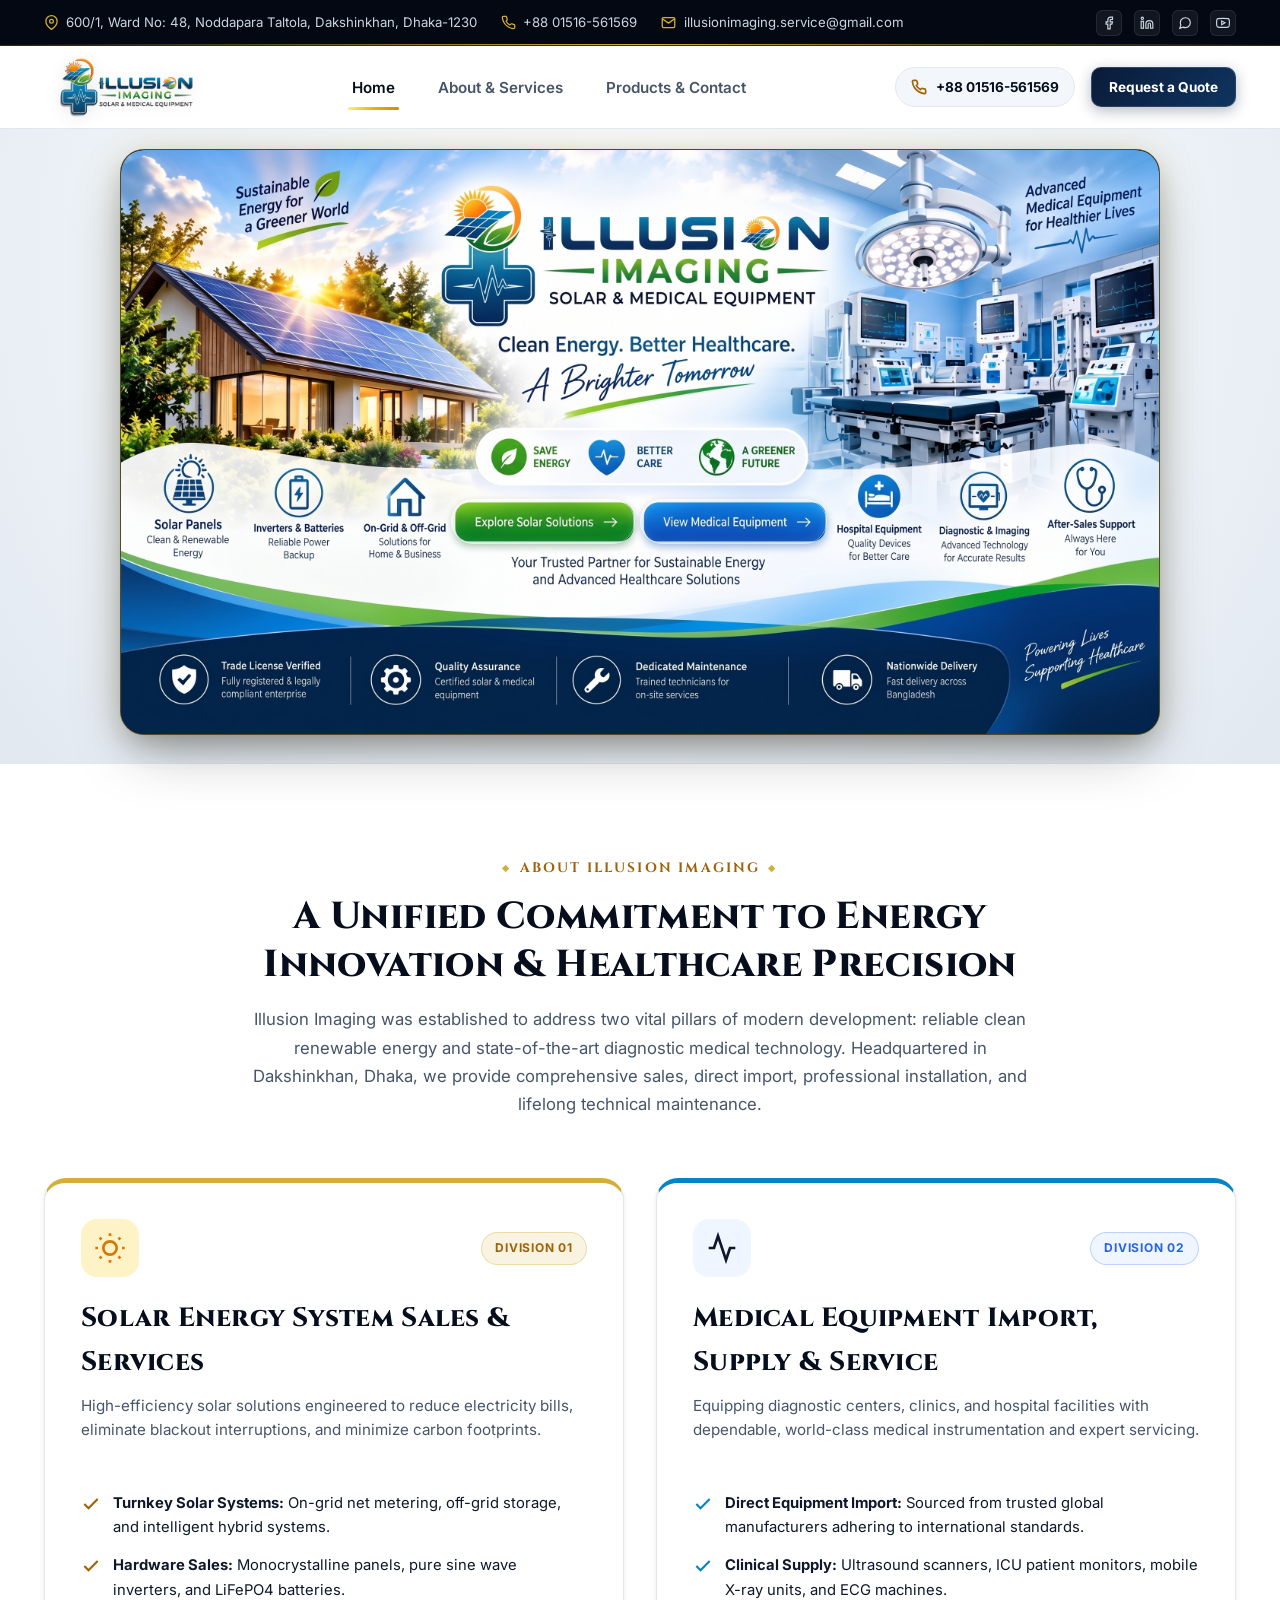
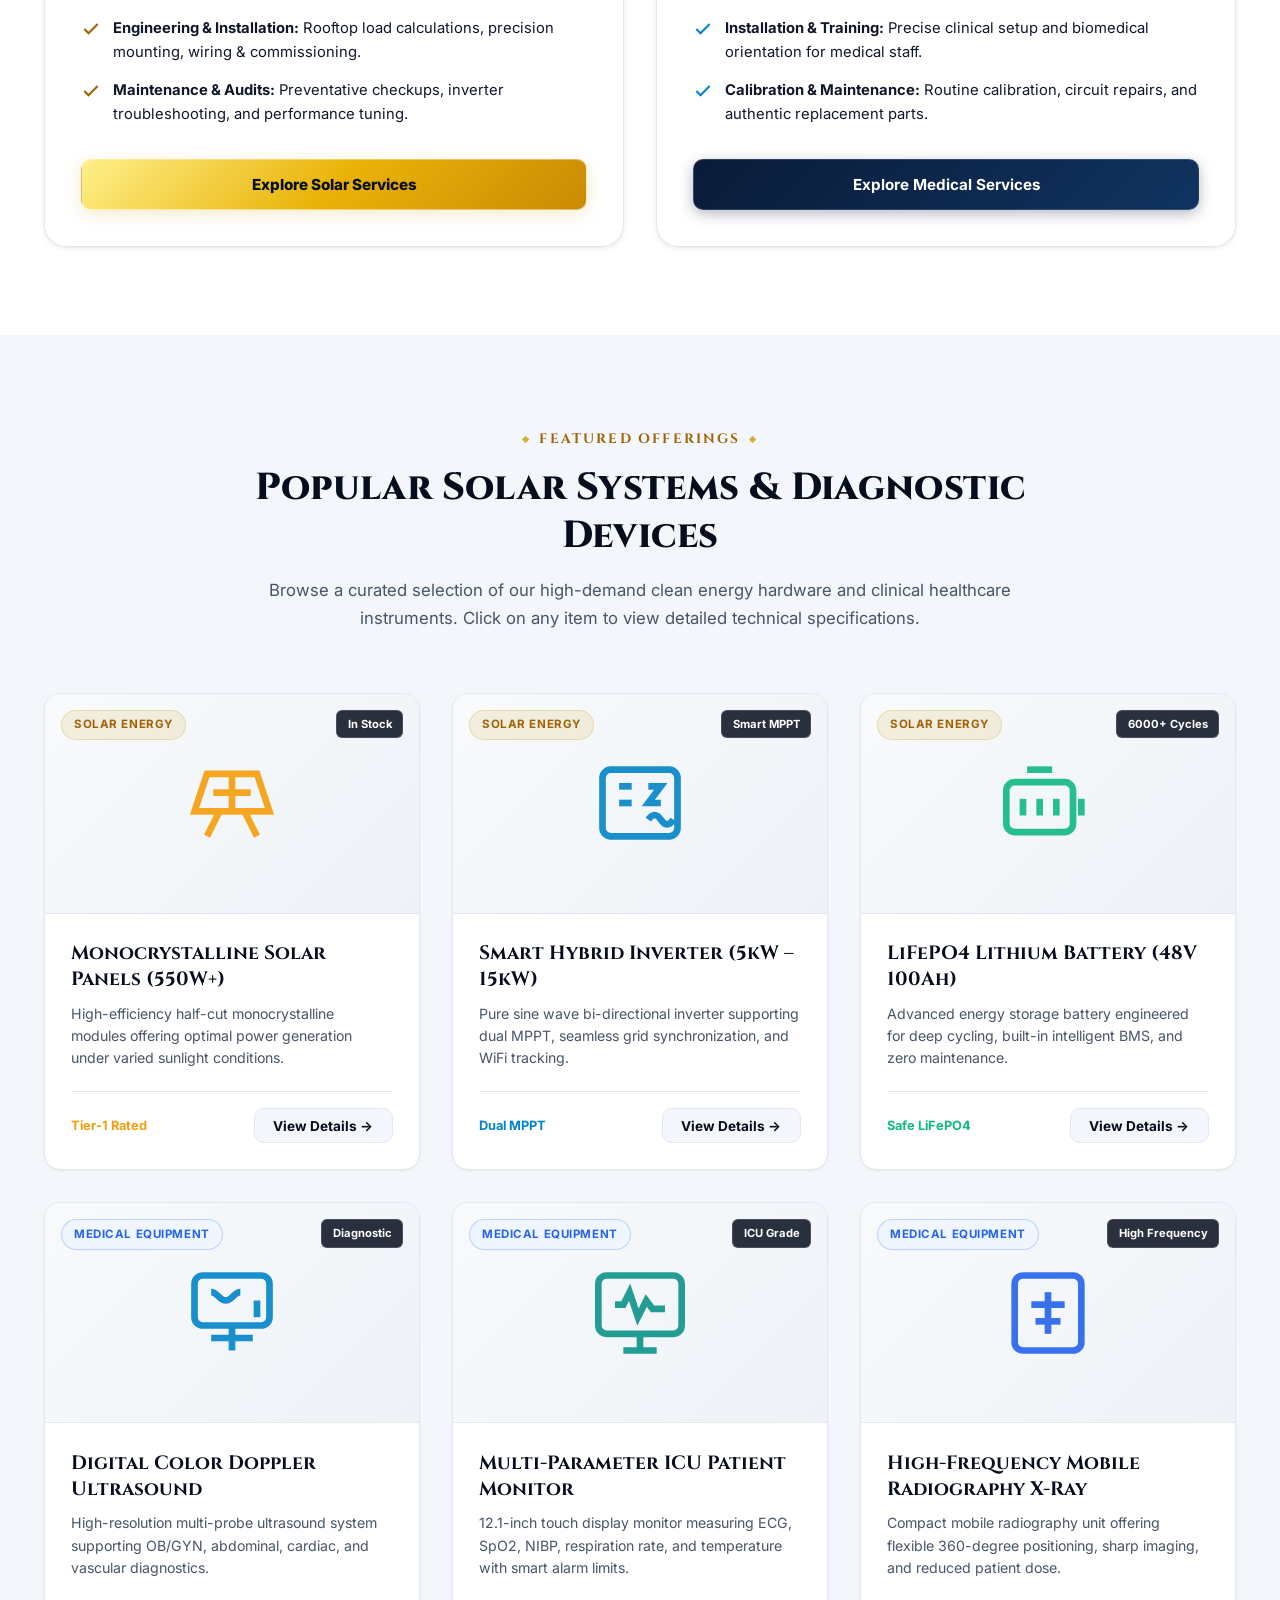
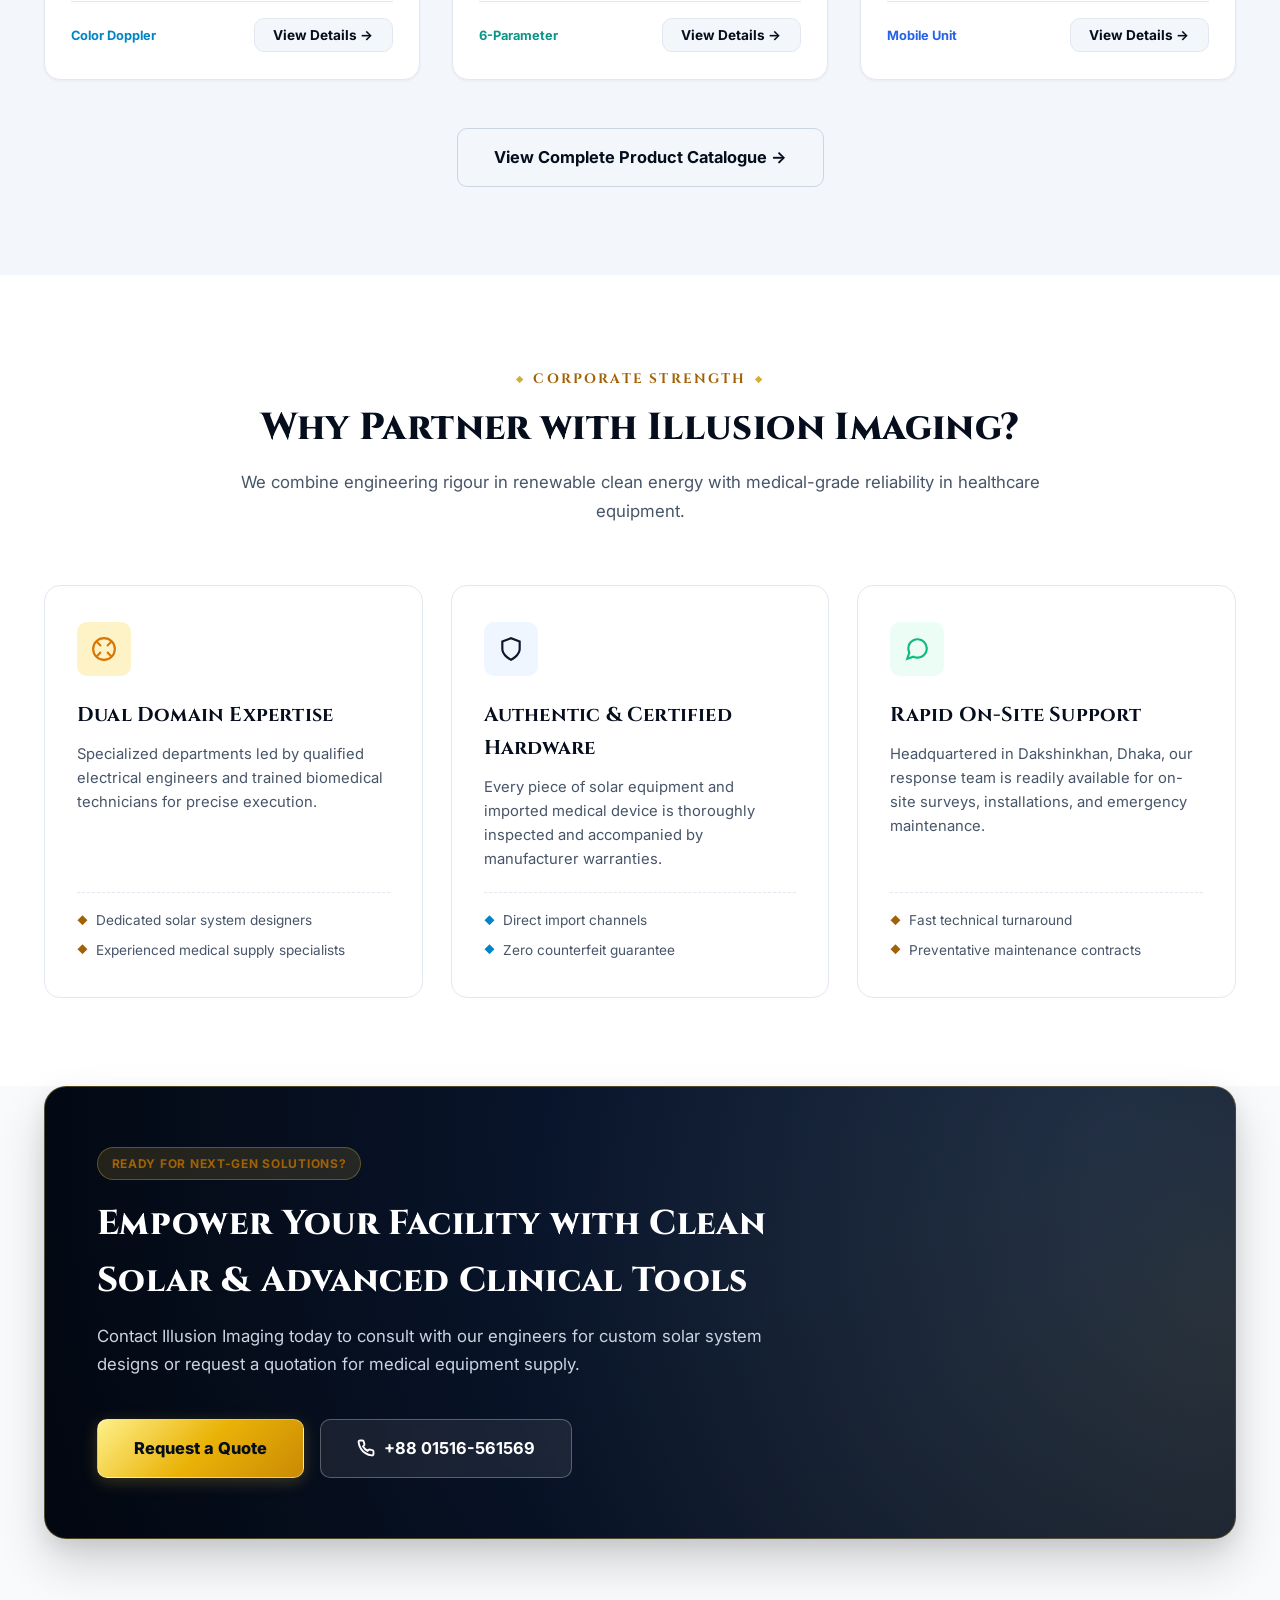
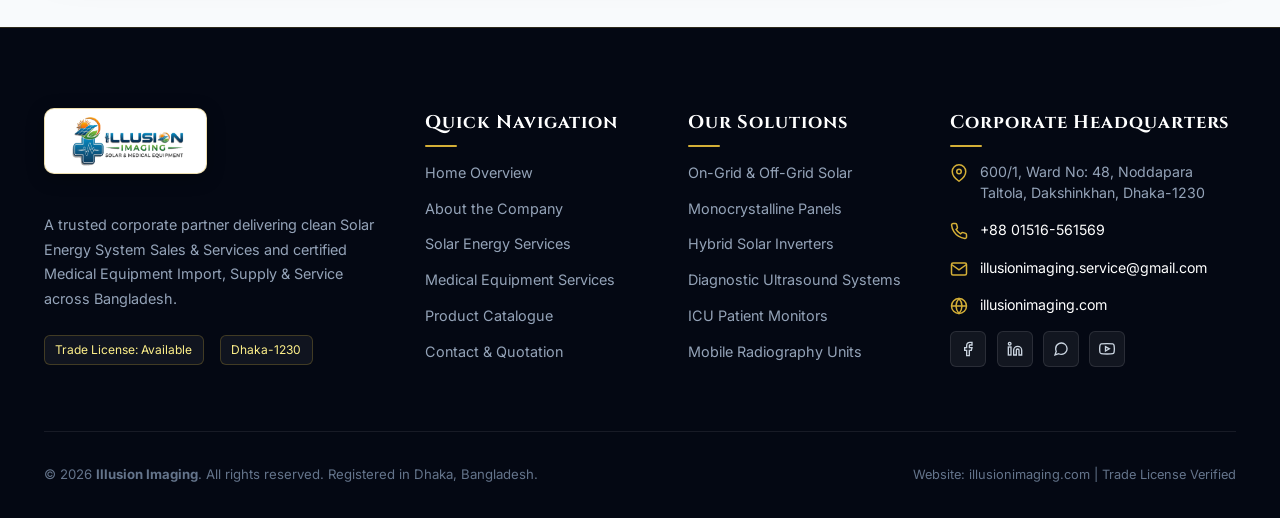
<file: index.html>
<!DOCTYPE html>
<html lang="en">
<head>
  <meta charset="UTF-8">
  <meta name="viewport" content="width=device-width, initial-scale=1.0">
  <title>Illusion Imaging | Solar Energy Systems & Medical Equipment Import, Supply & Service</title>
  <meta name="description" content="Illusion Imaging is a premier provider of Solar Energy System Sales & Services and Medical Equipment Import, Supply & Service based in Dhaka, Bangladesh.">
  <meta name="keywords" content="Solar Energy Bangladesh, Medical Equipment Dhaka, Solar Panels, Inverters, Ultrasound, Patient Monitor, X-Ray, Hospital Supplies, Illusion Imaging">
  
  <!-- Google Fonts: Cinzel (Royal Luxury Serif), Plus Jakarta Sans & Inter -->
  <link rel="preconnect" href="https://fonts.googleapis.com">
  <link rel="preconnect" href="https://fonts.gstatic.com" crossorigin>
  <link href="https://fonts.googleapis.com/css2?family=Cinzel:wght@600;700;800;900&family=Inter:wght@400;500;600;700&family=Plus+Jakarta+Sans:wght@600;700;800&display=swap" rel="stylesheet">
  
  <!-- Favicon / Brand Icon -->
  <link rel="icon" type="image/png" sizes="128x128" href="images/favicon.png?v=2">
  <link rel="shortcut icon" type="image/png" href="images/favicon.png?v=2">
  <link rel="icon" type="image/svg+xml" href="images/favicon.svg?v=2">
  <link rel="apple-touch-icon" href="images/favicon.png?v=2">
  
  <!-- Custom Stylesheet -->
  <link rel="stylesheet" href="css/style.css?v=3.2">
</head>
<body>

  <!-- Top Utility Bar -->
  <div class="top-bar">
    <div class="container top-bar-inner">
      <div class="top-info-list">
        <span class="top-info-item">
          <svg viewBox="0 0 24 24" fill="none" stroke="currentColor" stroke-width="2" stroke-linecap="round" stroke-linejoin="round">
            <path d="M21 10c0 7-9 13-9 13s-9-6-9-13a9 9 0 0 1 18 0z"></path>
            <circle cx="12" cy="10" r="3"></circle>
          </svg>
          600/1, Ward No: 48, Noddapara Taltola, Dakshinkhan, Dhaka-1230
        </span>
        <span class="top-info-item">
          <svg viewBox="0 0 24 24" fill="none" stroke="currentColor" stroke-width="2" stroke-linecap="round" stroke-linejoin="round">
            <path d="M22 16.92v3a2 2 0 0 1-2.18 2 19.79 19.79 0 0 1-8.63-3.07 19.5 19.5 0 0 1-6-6 19.79 19.79 0 0 1-3.07-8.67A2 2 0 0 1 4.11 2h3a2 2 0 0 1 2 1.72 12.84 12.84 0 0 0 .7 2.81 2 2 0 0 1-.45 2.11L8.09 9.91a16 16 0 0 0 6 6l1.27-1.27a2 2 0 0 1 2.11-.45 12.84 12.84 0 0 0 2.81.7A2 2 0 0 1 22 16.92z"></path>
          </svg>
          <a href="tel:+8801516561569">+88 01516-561569</a>
        </span>
        <span class="top-info-item">
          <svg viewBox="0 0 24 24" fill="none" stroke="currentColor" stroke-width="2" stroke-linecap="round" stroke-linejoin="round">
            <path d="M4 4h16c1.1 0 2 .9 2 2v12c0 1.1-.9 2-2 2H4c-1.1 0-2-.9-2-2V6c0-1.1.9-2 2-2z"></path>
            <polyline points="22,6 12,13 2,6"></polyline>
          </svg>
          <a href="mailto:illusionimaging.service@gmail.com">illusionimaging.service@gmail.com</a>
        </span>
      </div>

      <div class="top-social-list">
        <a href="https://facebook.com" target="_blank" rel="noopener noreferrer" class="top-social-link" title="Facebook" aria-label="Facebook">
          <svg width="14" height="14" viewBox="0 0 24 24" fill="none" stroke="currentColor" stroke-width="2"><path d="M18 2h-3a5 5 0 0 0-5 5v3H7v4h3v8h4v-8h3l1-4h-4V7a1 1 0 0 1 1-1h3z"/></svg>
        </a>
        <a href="https://linkedin.com" target="_blank" rel="noopener noreferrer" class="top-social-link" title="LinkedIn" aria-label="LinkedIn">
          <svg width="14" height="14" viewBox="0 0 24 24" fill="none" stroke="currentColor" stroke-width="2"><path d="M16 8a6 6 0 0 1 6 6v7h-4v-7a2 2 0 0 0-2-2 2 2 0 0 0-2 2v7h-4v-7a6 6 0 0 1 6-6z"/><rect x="2" y="9" width="4" height="12"/><circle cx="4" cy="4" r="2"/></svg>
        </a>
        <a href="https://wa.me/8801516561569" target="_blank" rel="noopener noreferrer" class="top-social-link" title="WhatsApp" aria-label="WhatsApp">
          <svg width="14" height="14" viewBox="0 0 24 24" fill="none" stroke="currentColor" stroke-width="2"><path d="M21 11.5a8.38 8.38 0 0 1-.9 3.8 8.5 8.5 0 0 1-7.6 4.7 8.38 8.38 0 0 1-3.8-.9L3 21l1.9-5.7a8.38 8.38 0 0 1-.9-3.8 8.5 8.5 0 0 1 4.7-7.6 8.38 8.38 0 0 1 3.8-.9h.5a8.48 8.48 0 0 1 8 8v.5z"/></svg>
        </a>
        <a href="https://youtube.com" target="_blank" rel="noopener noreferrer" class="top-social-link" title="YouTube" aria-label="YouTube">
          <svg width="14" height="14" viewBox="0 0 24 24" fill="none" stroke="currentColor" stroke-width="2"><path d="M22.54 6.42a2.78 2.78 0 0 0-1.94-2C18.88 4 12 4 12 4s-6.88 0-8.6.46a2.78 2.78 0 0 0-1.94 2A29 29 0 0 0 1 11.75a29 29 0 0 0 .46 5.33A2.78 2.78 0 0 0 3.4 19c1.72.46 8.6.46 8.6.46s6.88 0 8.6-.46a2.78 2.78 0 0 0 1.94-2 29 29 0 0 0 .46-5.25 29 29 0 0 0-.46-5.33z"/><polygon points="9.75 15.02 15.5 11.75 9.75 8.48 9.75 15.02"/></svg>
        </a>
      </div>
    </div>
  </div>

  <!-- Main Navigation Header -->
  <header class="site-header">
    <div class="container nav-container">
      <a href="./" class="brand-logo" aria-label="Illusion Imaging Home">
        <img src="images/official-logo.png" alt="Illusion Imaging - Solar &amp; Medical Equipment" class="header-brand-img">
      </a>

      <!-- Desktop Navigation Menu -->
      <nav class="nav-menu">
        <a href="./" class="nav-link active">Home</a>
        <a href="about-services" class="nav-link">About &amp; Services</a>
        <a href="products-contact" class="nav-link">Products &amp; Contact</a>
      </nav>

      <!-- Header Actions -->
      <div class="nav-actions">
        <a href="tel:+8801516561569" class="header-phone-pill">
          <svg width="16" height="16" viewBox="0 0 24 24" fill="none" stroke="currentColor" stroke-width="2.5"><path d="M22 16.92v3a2 2 0 0 1-2.18 2 19.79 19.79 0 0 1-8.63-3.07 19.5 19.5 0 0 1-6-6 19.79 19.79 0 0 1-3.07-8.67A2 2 0 0 1 4.11 2h3a2 2 0 0 1 2 1.72 12.84 12.84 0 0 0 .7 2.81 2 2 0 0 1-.45 2.11L8.09 9.91a16 16 0 0 0 6 6l1.27-1.27a2 2 0 0 1 2.11-.45 12.84 12.84 0 0 0 2.81.7A2 2 0 0 1 22 16.92z"/></svg>
          +88 01516-561569
        </a>
        <a href="products-contact#contact-section" class="btn btn-primary btn-sm">Request a Quote</a>
        <button id="menuToggle" class="menu-toggle" aria-label="Open mobile navigation">
          <svg viewBox="0 0 24 24" fill="none" stroke="currentColor" stroke-width="2.2" stroke-linecap="round" stroke-linejoin="round">
            <line x1="3" y1="12" x2="21" y2="12"></line>
            <line x1="3" y1="6" x2="21" y2="6"></line>
            <line x1="3" y1="18" x2="21" y2="18"></line>
          </svg>
        </button>
      </div>
    </div>
  </header>

  <!-- Mobile Navigation Drawer -->
  <div id="drawerOverlay" class="mobile-drawer-overlay"></div>
  <div id="mobileDrawer" class="mobile-drawer">
    <div>
      <div class="drawer-header">
        <div class="drawer-brand-card">
          <img src="images/official-logo.png" alt="Illusion Imaging - Solar &amp; Medical Equipment" class="drawer-brand-img">
        </div>
        <button id="drawerClose" class="drawer-close" aria-label="Close menu">✕</button>
      </div>

      <nav class="drawer-nav">
        <a href="./" class="drawer-link active">Home <span>→</span></a>
        <a href="about-services" class="drawer-link">About & Services <span>→</span></a>
        <a href="products-contact" class="drawer-link">Products & Contact <span>→</span></a>
      </nav>
    </div>

    <div class="drawer-contact">
      <p><strong>Hotline:</strong> +88 01516-561569</p>
      <p><strong>Email:</strong> illusionimaging.service@gmail.com</p>
      <p><strong>Location:</strong> Dakshinkhan, Dhaka-1230</p>
      <div style="margin-top: 1.25rem;">
        <a href="products-contact#contact-section" class="btn btn-primary" style="width: 100%;">Get a Quick Quote</a>
      </div>
    </div>
  </div>

  <!-- Modern Hero Showcase Section -->
  <section class="hero-section hero-modern-showcase">
    <div class="hero-showcase-container">
      <div class="hero-frame-card">
        <div class="hero-image-wrapper">
          <img src="images/hero-section-final.jpg" alt="Illusion Imaging - Solar Energy Systems & Medical Equipment Import, Supply & Service" class="hero-showcase-image" width="2730" height="1536">
          
          <!-- Interactive Hotspot Buttons Directly Over Graphic Buttons -->
          <a href="products-contact.html?category=solar#products-section" class="hero-hotspot-btn hero-hotspot-solar" title="Explore Solar Solutions" aria-label="Explore Solar Solutions">
            <span class="hotspot-shimmer"></span>
            <span class="sr-only">Explore Solar Solutions</span>
          </a>

          <a href="products-contact.html?category=medical#products-section" class="hero-hotspot-btn hero-hotspot-medical" title="View Medical Equipment" aria-label="View Medical Equipment">
            <span class="hotspot-shimmer"></span>
            <span class="sr-only">View Medical Equipment</span>
          </a>
        </div>
      </div>

      <!-- Mobile Quick Action Buttons for small screens -->
      <div class="hero-mobile-actions">
        <a href="products-contact.html?category=solar#products-section" class="hero-mobile-btn hero-mobile-solar">
          <svg width="18" height="18" viewBox="0 0 24 24" fill="none" stroke="currentColor" stroke-width="2.2"><circle cx="12" cy="12" r="5"/><line x1="12" y1="1" x2="12" y2="3"/><line x1="12" y1="21" x2="12" y2="23"/><line x1="4.22" y1="4.22" x2="5.64" y2="5.64"/><line x1="18.36" y1="18.36" x2="19.78" y2="19.78"/><line x1="1" y1="12" x2="3" y2="12"/><line x1="21" y1="12" x2="23" y2="12"/><line x1="4.22" y1="19.78" x2="5.64" y2="18.36"/><line x1="18.36" y1="5.64" x2="19.78" y2="4.22"/></svg>
          <span>Explore Solar Solutions</span>
          <svg width="16" height="16" viewBox="0 0 24 24" fill="none" stroke="currentColor" stroke-width="2.5"><line x1="5" y1="12" x2="19" y2="12"/><polyline points="12 5 19 12 12 19"/></svg>
        </a>
        <a href="products-contact.html?category=medical#products-section" class="hero-mobile-btn hero-mobile-medical">
          <svg width="18" height="18" viewBox="0 0 24 24" fill="none" stroke="currentColor" stroke-width="2.2"><path d="M22 12h-4l-3 9L9 3l-3 9H2"/></svg>
          <span>View Medical Equipment</span>
          <svg width="16" height="16" viewBox="0 0 24 24" fill="none" stroke="currentColor" stroke-width="2.5"><line x1="5" y1="12" x2="19" y2="12"/><polyline points="12 5 19 12 12 19"/></svg>
        </a>
      </div>
    </div>
  </section>

  <!-- Company Introduction Section -->
  <section class="section-py" style="background-color: #ffffff;">
    <div class="container">
      <div class="section-header">
        <span class="section-tag">About Illusion Imaging</span>
        <h2 class="section-title">A Unified Commitment to Energy Innovation & Healthcare Precision</h2>
        <p class="section-desc">
          Illusion Imaging was established to address two vital pillars of modern development: reliable clean renewable energy and state-of-the-art diagnostic medical technology. Headquartered in Dakshinkhan, Dhaka, we provide comprehensive sales, direct import, professional installation, and lifelong technical maintenance.
        </p>
      </div>

      <!-- Dual Business Spotlight Grid -->
      <div class="dual-card-grid">
        <!-- Division 1: Solar Energy Card -->
        <div class="business-spotlight-card spotlight-card-solar">
          <div class="spotlight-header">
            <div class="spotlight-icon-row">
              <div class="spotlight-big-icon" style="background-color: var(--solar-amber-light); color: var(--solar-amber-dark);">
                <svg width="32" height="32" viewBox="0 0 24 24" fill="none" stroke="currentColor" stroke-width="2">
                  <circle cx="12" cy="12" r="5"/>
                  <line x1="12" y1="1" x2="12" y2="3"/>
                  <line x1="12" y1="21" x2="12" y2="23"/>
                  <line x1="4.22" y1="4.22" x2="5.64" y2="5.64"/>
                  <line x1="18.36" y1="18.36" x2="19.78" y2="19.78"/>
                  <line x1="1" y1="12" x2="3" y2="12"/>
                  <line x1="21" y1="12" x2="23" y2="12"/>
                  <line x1="4.22" y1="19.78" x2="5.64" y2="18.36"/>
                  <line x1="18.36" y1="5.64" x2="19.78" y2="4.22"/>
                </svg>
              </div>
              <span class="badge badge-solar">Division 01</span>
            </div>
            <h3 class="spotlight-title">Solar Energy System Sales & Services</h3>
            <p class="spotlight-subtitle">High-efficiency solar solutions engineered to reduce electricity bills, eliminate blackout interruptions, and minimize carbon footprints.</p>
          </div>

          <div class="spotlight-body">
            <div class="spotlight-features">
              <div class="feature-check-item feature-check-solar">
                <svg width="20" height="20" viewBox="0 0 24 24" fill="none" stroke="currentColor" stroke-width="2.5"><polyline points="20 6 9 17 4 12"/></svg>
                <span><strong>Turnkey Solar Systems:</strong> On-grid net metering, off-grid storage, and intelligent hybrid systems.</span>
              </div>
              <div class="feature-check-item feature-check-solar">
                <svg width="20" height="20" viewBox="0 0 24 24" fill="none" stroke="currentColor" stroke-width="2.5"><polyline points="20 6 9 17 4 12"/></svg>
                <span><strong>Hardware Sales:</strong> Monocrystalline panels, pure sine wave inverters, and LiFePO4 batteries.</span>
              </div>
              <div class="feature-check-item feature-check-solar">
                <svg width="20" height="20" viewBox="0 0 24 24" fill="none" stroke="currentColor" stroke-width="2.5"><polyline points="20 6 9 17 4 12"/></svg>
                <span><strong>Engineering & Installation:</strong> Rooftop load calculations, precision mounting, wiring & commissioning.</span>
              </div>
              <div class="feature-check-item feature-check-solar">
                <svg width="20" height="20" viewBox="0 0 24 24" fill="none" stroke="currentColor" stroke-width="2.5"><polyline points="20 6 9 17 4 12"/></svg>
                <span><strong>Maintenance & Audits:</strong> Preventative checkups, inverter troubleshooting, and performance tuning.</span>
              </div>
            </div>

            <div>
              <a href="about-services#solar-services" class="btn btn-solar" style="width: 100%;">Explore Solar Services</a>
            </div>
          </div>
        </div>

        <!-- Division 2: Medical Equipment Card -->
        <div class="business-spotlight-card spotlight-card-medical">
          <div class="spotlight-header">
            <div class="spotlight-icon-row">
              <div class="spotlight-big-icon" style="background-color: var(--med-blue-light); color: var(--accent-cyan);">
                <svg width="32" height="32" viewBox="0 0 24 24" fill="none" stroke="currentColor" stroke-width="2">
                  <path d="M22 12h-4l-3 9L9 3l-3 9H2"/>
                </svg>
              </div>
              <span class="badge badge-medical">Division 02</span>
            </div>
            <h3 class="spotlight-title">Medical Equipment Import, Supply & Service</h3>
            <p class="spotlight-subtitle">Equipping diagnostic centers, clinics, and hospital facilities with dependable, world-class medical instrumentation and expert servicing.</p>
          </div>

          <div class="spotlight-body">
            <div class="spotlight-features">
              <div class="feature-check-item feature-check-medical">
                <svg width="20" height="20" viewBox="0 0 24 24" fill="none" stroke="currentColor" stroke-width="2.5"><polyline points="20 6 9 17 4 12"/></svg>
                <span><strong>Direct Equipment Import:</strong> Sourced from trusted global manufacturers adhering to international standards.</span>
              </div>
              <div class="feature-check-item feature-check-medical">
                <svg width="20" height="20" viewBox="0 0 24 24" fill="none" stroke="currentColor" stroke-width="2.5"><polyline points="20 6 9 17 4 12"/></svg>
                <span><strong>Clinical Supply:</strong> Ultrasound scanners, ICU patient monitors, mobile X-ray units, and ECG machines.</span>
              </div>
              <div class="feature-check-item feature-check-medical">
                <svg width="20" height="20" viewBox="0 0 24 24" fill="none" stroke="currentColor" stroke-width="2.5"><polyline points="20 6 9 17 4 12"/></svg>
                <span><strong>Installation & Training:</strong> Precise clinical setup and biomedical orientation for medical staff.</span>
              </div>
              <div class="feature-check-item feature-check-medical">
                <svg width="20" height="20" viewBox="0 0 24 24" fill="none" stroke="currentColor" stroke-width="2.5"><polyline points="20 6 9 17 4 12"/></svg>
                <span><strong>Calibration & Maintenance:</strong> Routine calibration, circuit repairs, and authentic replacement parts.</span>
              </div>
            </div>

            <div>
              <a href="about-services#medical-services" class="btn btn-primary" style="width: 100%;">Explore Medical Services</a>
            </div>
          </div>
        </div>
      </div>
    </div>
  </section>

  <!-- Featured Products / Services Section -->
  <section class="section-py" style="background-color: var(--bg-surface-subtle);">
    <div class="container">
      <div class="section-header">
        <span class="section-tag">Featured Offerings</span>
        <h2 class="section-title">Popular Solar Systems & Diagnostic Devices</h2>
        <p class="section-desc">
          Browse a curated selection of our high-demand clean energy hardware and clinical healthcare instruments. Click on any item to view detailed technical specifications.
        </p>
      </div>

      <div class="products-grid">
        <!-- Featured 1: Solar Panel -->
        <div class="product-card">
          <div class="product-img-wrapper">
            <span class="product-category-tag badge-solar">Solar Energy</span>
            <span class="product-status-tag">In Stock</span>
            <svg viewBox="0 0 24 24" fill="none" stroke="#f59e0b" stroke-width="1.6">
              <polygon points="3 14 6 5 18 5 21 14 3 14"/>
              <line x1="12" y1="5" x2="12" y2="14"/>
              <line x1="7.5" y1="9.5" x2="16.5" y2="9.5"/>
              <line x1="9" y1="14" x2="6" y2="20"/>
              <line x1="15" y1="14" x2="18" y2="20"/>
            </svg>
          </div>
          <div class="product-card-body">
            <div>
              <h3 class="product-title">Monocrystalline Solar Panels (550W+)</h3>
              <p class="product-desc">High-efficiency half-cut monocrystalline modules offering optimal power generation under varied sunlight conditions.</p>
            </div>
            <div class="product-card-footer">
              <span style="font-size: 0.8rem; font-weight: 700; color: #f59e0b;">Tier-1 Rated</span>
              <button class="product-view-btn" data-product-id="solar-mono-550">View Details &rarr;</button>
            </div>
          </div>
        </div>

        <!-- Featured 2: Hybrid Inverter -->
        <div class="product-card">
          <div class="product-img-wrapper">
            <span class="product-category-tag badge-solar">Solar Energy</span>
            <span class="product-status-tag">Smart MPPT</span>
            <svg viewBox="0 0 24 24" fill="none" stroke="#0284c7" stroke-width="1.6">
              <rect x="3" y="4" width="18" height="16" rx="2"/>
              <line x1="7" y1="8" x2="10" y2="8"/>
              <line x1="7" y1="12" x2="10" y2="12"/>
              <path d="M14 8h3l-3 4h3"/>
              <path d="M14 16c1-1.5 2-1.5 3 0s2 1.5 3 0"/>
            </svg>
          </div>
          <div class="product-card-body">
            <div>
              <h3 class="product-title">Smart Hybrid Inverter (5kW – 15kW)</h3>
              <p class="product-desc">Pure sine wave bi-directional inverter supporting dual MPPT, seamless grid synchronization, and WiFi tracking.</p>
            </div>
            <div class="product-card-footer">
              <span style="font-size: 0.8rem; font-weight: 700; color: #0284c7;">Dual MPPT</span>
              <button class="product-view-btn" data-product-id="solar-hybrid-inverter">View Details &rarr;</button>
            </div>
          </div>
        </div>

        <!-- Featured 3: LiFePO4 Battery -->
        <div class="product-card">
          <div class="product-img-wrapper">
            <span class="product-category-tag badge-solar">Solar Energy</span>
            <span class="product-status-tag">6000+ Cycles</span>
            <svg viewBox="0 0 24 24" fill="none" stroke="#10b981" stroke-width="1.6">
              <rect x="2" y="7" width="16" height="12" rx="2"/>
              <line x1="6" y1="11" x2="6" y2="15"/>
              <line x1="10" y1="11" x2="10" y2="15"/>
              <line x1="14" y1="11" x2="14" y2="15"/>
              <path d="M20 11v4"/>
              <path d="M7 4h6"/>
            </svg>
          </div>
          <div class="product-card-body">
            <div>
              <h3 class="product-title">LiFePO4 Lithium Battery (48V 100Ah)</h3>
              <p class="product-desc">Advanced energy storage battery engineered for deep cycling, built-in intelligent BMS, and zero maintenance.</p>
            </div>
            <div class="product-card-footer">
              <span style="font-size: 0.8rem; font-weight: 700; color: #10b981;">Safe LiFePO4</span>
              <button class="product-view-btn" data-product-id="solar-lifepo4-battery">View Details &rarr;</button>
            </div>
          </div>
        </div>

        <!-- Featured 4: Ultrasound -->
        <div class="product-card">
          <div class="product-img-wrapper">
            <span class="product-category-tag badge-medical">Medical Equipment</span>
            <span class="product-status-tag">Diagnostic</span>
            <svg viewBox="0 0 24 24" fill="none" stroke="#0284c7" stroke-width="1.6">
              <rect x="3" y="3" width="18" height="12" rx="2"/>
              <path d="M7 18h10"/>
              <path d="M12 15v6"/>
              <path d="M7 7c1.5 0 2 2 3.5 2s2-2 3.5-2"/>
              <path d="M18 9v4"/>
            </svg>
          </div>
          <div class="product-card-body">
            <div>
              <h3 class="product-title">Digital Color Doppler Ultrasound</h3>
              <p class="product-desc">High-resolution multi-probe ultrasound system supporting OB/GYN, abdominal, cardiac, and vascular diagnostics.</p>
            </div>
            <div class="product-card-footer">
              <span style="font-size: 0.8rem; font-weight: 700; color: #0284c7;">Color Doppler</span>
              <button class="product-view-btn" data-product-id="med-ultrasound">View Details &rarr;</button>
            </div>
          </div>
        </div>

        <!-- Featured 5: Patient Monitor -->
        <div class="product-card">
          <div class="product-img-wrapper">
            <span class="product-category-tag badge-medical">Medical Equipment</span>
            <span class="product-status-tag">ICU Grade</span>
            <svg viewBox="0 0 24 24" fill="none" stroke="#0d9488" stroke-width="1.6">
              <rect x="2" y="3" width="20" height="14" rx="2"/>
              <line x1="8" y1="21" x2="16" y2="21"/>
              <line x1="12" y1="17" x2="12" y2="21"/>
              <path d="M6 10h2l1.5-3 2 6 2-4 1.5 2h3"/>
            </svg>
          </div>
          <div class="product-card-body">
            <div>
              <h3 class="product-title">Multi-Parameter ICU Patient Monitor</h3>
              <p class="product-desc">12.1-inch touch display monitor measuring ECG, SpO2, NIBP, respiration rate, and temperature with smart alarm limits.</p>
            </div>
            <div class="product-card-footer">
              <span style="font-size: 0.8rem; font-weight: 700; color: #0d9488;">6-Parameter</span>
              <button class="product-view-btn" data-product-id="med-patient-monitor">View Details &rarr;</button>
            </div>
          </div>
        </div>

        <!-- Featured 6: Mobile X-Ray -->
        <div class="product-card">
          <div class="product-img-wrapper">
            <span class="product-category-tag badge-medical">Medical Equipment</span>
            <span class="product-status-tag">High Frequency</span>
            <svg viewBox="0 0 24 24" fill="none" stroke="#2563eb" stroke-width="1.6">
              <rect x="4" y="3" width="16" height="18" rx="2"/>
              <path d="M12 7v10"/>
              <path d="M8 10h8"/>
              <path d="M9 14h6"/>
            </svg>
          </div>
          <div class="product-card-body">
            <div>
              <h3 class="product-title">High-Frequency Mobile Radiography X-Ray</h3>
              <p class="product-desc">Compact mobile radiography unit offering flexible 360-degree positioning, sharp imaging, and reduced patient dose.</p>
            </div>
            <div class="product-card-footer">
              <span style="font-size: 0.8rem; font-weight: 700; color: #2563eb;">Mobile Unit</span>
              <button class="product-view-btn" data-product-id="med-xray-unit">View Details &rarr;</button>
            </div>
          </div>
        </div>
      </div>

      <div style="text-align: center; margin-top: 3rem;">
        <a href="products-contact" class="btn btn-outline btn-lg">View Complete Product Catalogue &rarr;</a>
      </div>
    </div>
  </section>

  <!-- Why Choose Us / Service Assurance -->
  <section class="section-py" style="background-color: #ffffff;">
    <div class="container">
      <div class="section-header">
        <span class="section-tag">Corporate Strength</span>
        <h2 class="section-title">Why Partner with Illusion Imaging?</h2>
        <p class="section-desc">
          We combine engineering rigour in renewable clean energy with medical-grade reliability in healthcare equipment.
        </p>
      </div>

      <div class="services-grid">
        <div class="service-card solar-theme">
          <div class="service-card-icon" style="background: var(--solar-amber-light); color: var(--solar-amber-dark);">
            <svg width="26" height="26" viewBox="0 0 24 24" fill="none" stroke="currentColor" stroke-width="2"><circle cx="12" cy="12" r="10"/><path d="m4.93 4.93 4.24 4.24"/><path d="m14.83 9.17 4.24-4.24"/><path d="m14.83 14.83 4.24 4.24"/><path d="m9.17 14.83-4.24 4.24"/></svg>
          </div>
          <h3 class="service-card-title">Dual Domain Expertise</h3>
          <p class="service-card-desc">Specialized departments led by qualified electrical engineers and trained biomedical technicians for precise execution.</p>
          <ul class="service-card-list">
            <li>Dedicated solar system designers</li>
            <li>Experienced medical supply specialists</li>
          </ul>
        </div>

        <div class="service-card medical-theme">
          <div class="service-card-icon" style="background: var(--med-blue-light); color: var(--accent-cyan);">
            <svg width="26" height="26" viewBox="0 0 24 24" fill="none" stroke="currentColor" stroke-width="2"><path d="M12 22s8-4 8-10V5l-8-3-8 3v7c0 6 8 10 8 10z"/></svg>
          </div>
          <h3 class="service-card-title">Authentic & Certified Hardware</h3>
          <p class="service-card-desc">Every piece of solar equipment and imported medical device is thoroughly inspected and accompanied by manufacturer warranties.</p>
          <ul class="service-card-list">
            <li>Direct import channels</li>
            <li>Zero counterfeit guarantee</li>
          </ul>
        </div>

        <div class="service-card solar-theme">
          <div class="service-card-icon" style="background: #ecfdf5; color: var(--solar-green);">
            <svg width="26" height="26" viewBox="0 0 24 24" fill="none" stroke="currentColor" stroke-width="2"><path d="M21 11.5a8.38 8.38 0 0 1-.9 3.8 8.5 8.5 0 0 1-7.6 4.7 8.38 8.38 0 0 1-3.8-.9L3 21l1.9-5.7a8.38 8.38 0 0 1-.9-3.8 8.5 8.5 0 0 1 4.7-7.6 8.38 8.38 0 0 1 3.8-.9h.5a8.48 8.48 0 0 1 8 8v.5z"/></svg>
          </div>
          <h3 class="service-card-title">Rapid On-Site Support</h3>
          <p class="service-card-desc">Headquartered in Dakshinkhan, Dhaka, our response team is readily available for on-site surveys, installations, and emergency maintenance.</p>
          <ul class="service-card-list">
            <li>Fast technical turnaround</li>
            <li>Preventative maintenance contracts</li>
          </ul>
        </div>
      </div>
    </div>
  </section>

  <!-- Call-to-Action Section -->
  <section class="container" style="margin-bottom: 5.5rem;">
    <div class="cta-banner-section">
      <div class="cta-banner-inner">
        <div class="cta-banner-text">
          <span class="badge badge-solar" style="margin-bottom: 1rem;">Ready for Next-Gen Solutions?</span>
          <h2 class="cta-banner-title">Empower Your Facility with Clean Solar & Advanced Clinical Tools</h2>
          <p class="cta-banner-desc">
            Contact Illusion Imaging today to consult with our engineers for custom solar system designs or request a quotation for medical equipment supply.
          </p>
        </div>
        <div class="cta-banner-actions">
          <a href="products-contact#contact-section" class="btn btn-solar btn-lg">Request a Quote</a>
          <a href="tel:+8801516561569" class="btn btn-outline-white btn-lg">
            <svg width="18" height="18" viewBox="0 0 24 24" fill="none" stroke="currentColor" stroke-width="2.5"><path d="M22 16.92v3a2 2 0 0 1-2.18 2 19.79 19.79 0 0 1-8.63-3.07 19.5 19.5 0 0 1-6-6 19.79 19.79 0 0 1-3.07-8.67A2 2 0 0 1 4.11 2h3a2 2 0 0 1 2 1.72 12.84 12.84 0 0 0 .7 2.81 2 2 0 0 1-.45 2.11L8.09 9.91a16 16 0 0 0 6 6l1.27-1.27a2 2 0 0 1 2.11-.45 12.84 12.84 0 0 0 2.81.7A2 2 0 0 1 22 16.92z"/></svg>
            +88 01516-561569
          </a>
        </div>
      </div>
    </div>
  </section>

  <!-- Product Details Modal Component -->
  <div id="productModal" class="modal-backdrop" aria-hidden="true" role="dialog">
    <div class="modal-card">
      <button id="modalClose" class="modal-close-btn" aria-label="Close modal">
        <svg viewBox="0 0 24 24" fill="none" stroke="currentColor" stroke-width="2.5" stroke-linecap="round" stroke-linejoin="round">
          <line x1="18" y1="6" x2="6" y2="18"></line>
          <line x1="6" y1="6" x2="18" y2="18"></line>
        </svg>
      </button>
      <div class="modal-scroll-body">
        <div class="modal-banner" id="modalIconContainer">
          <!-- Dynamic Icon injected by main.js -->
        </div>
        <div class="modal-content-inner">
          <div class="modal-category-chip">
            <span id="modalCategoryBadge" class="badge"></span>
          </div>
          <h3 id="modalTitle" class="modal-title"></h3>
          <p id="modalOverview" class="modal-overview"></p>

          <h4 class="modal-specs-title">Technical Specifications</h4>
          <div id="modalSpecs" class="modal-specs-list">
            <!-- Dynamic specs injected here -->
          </div>

          <h4 class="modal-specs-title">Key Performance Highlights</h4>
          <ul id="modalFeatures" style="margin-bottom: 1.5rem;">
            <!-- Dynamic features injected here -->
          </ul>

          <div class="modal-actions">
            <button id="modalInquireBtn" class="btn btn-primary" style="flex: 1;">Inquire About This Product</button>
            <button onclick="document.getElementById('productModal').classList.remove('open'); document.body.style.overflow='';" class="btn btn-outline">Close</button>
          </div>
        </div>
      </div>
    </div>
  </div>

  <!-- Scroll to Top Button -->
  <button id="backToTop" class="back-to-top" aria-label="Scroll to top">
    <svg width="20" height="20" viewBox="0 0 24 24" fill="none" stroke="currentColor" stroke-width="2.5"><polyline points="18 15 12 9 6 15"/></svg>
  </button>

  <!-- Footer -->
  <footer class="site-footer">
    <div class="container">
      <div class="footer-top-grid">
        <!-- Col 1: About Illusion Imaging -->
        <div>
          <div class="footer-brand-card">
            <img src="images/official-logo.png" alt="Illusion Imaging - Solar &amp; Medical Equipment" class="footer-brand-img">
          </div>
          <p class="footer-col-desc">
            A trusted corporate partner delivering clean Solar Energy System Sales & Services and certified Medical Equipment Import, Supply & Service across Bangladesh.
          </p>
          <div class="footer-bottom-badges">
            <span class="footer-badge">Trade License: Available</span>
            <span class="footer-badge">Dhaka-1230</span>
          </div>
        </div>

        <!-- Col 2: Navigation Links -->
        <div>
          <h4 class="footer-col-title">Quick Navigation</h4>
          <ul class="footer-links-list">
            <li><a href="./">Home Overview</a></li>
            <li><a href="about-services">About the Company</a></li>
            <li><a href="about-services#solar-services">Solar Energy Services</a></li>
            <li><a href="about-services#medical-services">Medical Equipment Services</a></li>
            <li><a href="products-contact">Product Catalogue</a></li>
            <li><a href="products-contact#contact-section">Contact & Quotation</a></li>
          </ul>
        </div>

        <!-- Col 3: Business Divisions -->
        <div>
          <h4 class="footer-col-title">Our Solutions</h4>
          <ul class="footer-links-list">
            <li><a href="products-contact">On-Grid & Off-Grid Solar</a></li>
            <li><a href="products-contact">Monocrystalline Panels</a></li>
            <li><a href="products-contact">Hybrid Solar Inverters</a></li>
            <li><a href="products-contact">Diagnostic Ultrasound Systems</a></li>
            <li><a href="products-contact">ICU Patient Monitors</a></li>
            <li><a href="products-contact">Mobile Radiography Units</a></li>
          </ul>
        </div>

        <!-- Col 4: Contact Information -->
        <div>
          <h4 class="footer-col-title">Corporate Headquarters</h4>
          <div class="footer-contact-list">
            <div class="footer-contact-item">
              <svg width="18" height="18" viewBox="0 0 24 24" fill="none" stroke="currentColor" stroke-width="2"><path d="M21 10c0 7-9 13-9 13s-9-6-9-13a9 9 0 0 1 18 0z"/><circle cx="12" cy="10" r="3"/></svg>
              <span>600/1, Ward No: 48, Noddapara Taltola, Dakshinkhan, Dhaka-1230</span>
            </div>
            <div class="footer-contact-item">
              <svg width="18" height="18" viewBox="0 0 24 24" fill="none" stroke="currentColor" stroke-width="2"><path d="M22 16.92v3a2 2 0 0 1-2.18 2 19.79 19.79 0 0 1-8.63-3.07 19.5 19.5 0 0 1-6-6 19.79 19.79 0 0 1-3.07-8.67A2 2 0 0 1 4.11 2h3a2 2 0 0 1 2 1.72 12.84 12.84 0 0 0 .7 2.81 2 2 0 0 1-.45 2.11L8.09 9.91a16 16 0 0 0 6 6l1.27-1.27a2 2 0 0 1 2.11-.45 12.84 12.84 0 0 0 2.81.7A2 2 0 0 1 22 16.92z"/></svg>
              <span><a href="tel:+8801516561569" style="color: #fff;">+88 01516-561569</a></span>
            </div>
            <div class="footer-contact-item">
              <svg width="18" height="18" viewBox="0 0 24 24" fill="none" stroke="currentColor" stroke-width="2"><path d="M4 4h16c1.1 0 2 .9 2 2v12c0 1.1-.9 2-2 2H4c-1.1 0-2-.9-2-2V6c0-1.1.9-2 2-2z"/><polyline points="22,6 12,13 2,6"/></svg>
              <span><a href="mailto:illusionimaging.service@gmail.com" style="color: #fff;">illusionimaging.service@gmail.com</a></span>
            </div>
            <div class="footer-contact-item">
              <svg width="18" height="18" viewBox="0 0 24 24" fill="none" stroke="currentColor" stroke-width="2"><circle cx="12" cy="12" r="10"/><line x1="2" y1="12" x2="22" y2="12"/><path d="M12 2a15.3 15.3 0 0 1 4 10 15.3 15.3 0 0 1-4 10 15.3 15.3 0 0 1-4-10 15.3 15.3 0 0 1 4-10z"/></svg>
              <span><a href="https://illusionimaging.com" target="_blank" style="color: #fff;">illusionimaging.com</a></span>
            </div>
          </div>

          <div class="footer-social-row">
            <a href="https://facebook.com" target="_blank" rel="noopener noreferrer" class="footer-social-btn" title="Facebook" aria-label="Facebook">
              <svg width="16" height="16" viewBox="0 0 24 24" fill="none" stroke="currentColor" stroke-width="2"><path d="M18 2h-3a5 5 0 0 0-5 5v3H7v4h3v8h4v-8h3l1-4h-4V7a1 1 0 0 1 1-1h3z"/></svg>
            </a>
            <a href="https://linkedin.com" target="_blank" rel="noopener noreferrer" class="footer-social-btn" title="LinkedIn" aria-label="LinkedIn">
              <svg width="16" height="16" viewBox="0 0 24 24" fill="none" stroke="currentColor" stroke-width="2"><path d="M16 8a6 6 0 0 1 6 6v7h-4v-7a2 2 0 0 0-2-2 2 2 0 0 0-2 2v7h-4v-7a6 6 0 0 1 6-6z"/><rect x="2" y="9" width="4" height="12"/><circle cx="4" cy="4" r="2"/></svg>
            </a>
            <a href="https://wa.me/8801516561569" target="_blank" rel="noopener noreferrer" class="footer-social-btn" title="WhatsApp" aria-label="WhatsApp">
              <svg width="16" height="16" viewBox="0 0 24 24" fill="none" stroke="currentColor" stroke-width="2"><path d="M21 11.5a8.38 8.38 0 0 1-.9 3.8 8.5 8.5 0 0 1-7.6 4.7 8.38 8.38 0 0 1-3.8-.9L3 21l1.9-5.7a8.38 8.38 0 0 1-.9-3.8 8.5 8.5 0 0 1 4.7-7.6 8.38 8.38 0 0 1 3.8-.9h.5a8.48 8.48 0 0 1 8 8v.5z"/></svg>
            </a>
            <a href="https://youtube.com" target="_blank" rel="noopener noreferrer" class="footer-social-btn" title="YouTube" aria-label="YouTube">
              <svg width="16" height="16" viewBox="0 0 24 24" fill="none" stroke="currentColor" stroke-width="2"><path d="M22.54 6.42a2.78 2.78 0 0 0-1.94-2C18.88 4 12 4 12 4s-6.88 0-8.6.46a2.78 2.78 0 0 0-1.94 2A29 29 0 0 0 1 11.75a29 29 0 0 0 .46 5.33A2.78 2.78 0 0 0 3.4 19c1.72.46 8.6.46 8.6.46s6.88 0 8.6-.46a2.78 2.78 0 0 0 1.94-2 29 29 0 0 0 .46-5.25 29 29 0 0 0-.46-5.33z"/><polygon points="9.75 15.02 15.5 11.75 9.75 8.48 9.75 15.02"/></svg>
            </a>
          </div>
        </div>
      </div>

      <div class="footer-bottom">
        <div>
          &copy; 2026 <strong>Illusion Imaging</strong>. All rights reserved. Registered in Dhaka, Bangladesh.
        </div>
        <div style="font-size: 0.8rem; color: #64748b;">
          Website: illusionimaging.com | Trade License Verified
        </div>
      </div>
    </div>
  </footer>

  <!-- Banner Fullscreen Modal Lightbox -->
  <div id="bannerModal" class="banner-lightbox-modal" role="dialog" aria-modal="true" aria-label="Official Corporate Banner View">
    <div class="banner-lightbox-backdrop" id="bannerModalBackdrop"></div>
    <div class="banner-lightbox-container">
      <div class="banner-lightbox-header">
        <div class="banner-lightbox-title">
          <svg width="20" height="20" viewBox="0 0 24 24" fill="none" stroke="currentColor" stroke-width="2.2"><path d="M12 22s8-4 8-10V5l-8-3-8 3v7c0 6 8 10 8 10z"/><polyline points="9 12 11 14 15 10"/></svg>
          <span>Illusion Imaging — Official Corporate Identity &amp; Division Banner</span>
        </div>
        <div class="banner-lightbox-actions">
          <a href="images/hero-banner.png" download="Illusion-Imaging-Official-Banner.png" class="banner-modal-action-btn" title="Download Official Banner">
            <svg width="16" height="16" viewBox="0 0 24 24" fill="none" stroke="currentColor" stroke-width="2"><path d="M21 15v4a2 2 0 0 1-2 2H5a2 2 0 0 1-2-2v-4"/><polyline points="7 10 12 15 17 10"/><line x1="12" y1="15" x2="12" y2="3"/></svg>
            Download
          </a>
          <button id="closeBannerModal" class="banner-lightbox-close" aria-label="Close modal">✕</button>
        </div>
      </div>
      <div class="banner-lightbox-body">
        <img src="images/hero-banner.png" alt="Illusion Imaging Official Banner Full View" class="banner-lightbox-img">
      </div>
      <div class="banner-lightbox-footer">
        <span>📍 600/1, Ward 48, Dakshinkhan, Dhaka-1230</span>
        <span>📞 <a href="tel:+8801516561569">+88 01516-561569</a></span>
        <span>✉️ <a href="mailto:illusionimaging.service@gmail.com">illusionimaging.service@gmail.com</a></span>
        <span>🌐 <a href="https://illusionimaging.com" target="_blank">illusionimaging.com</a></span>
      </div>
    </div>
  </div>

  <!-- Main JavaScript File -->
  <script src="js/main.js?v=3.2"></script>
</body>
</html>
</file>
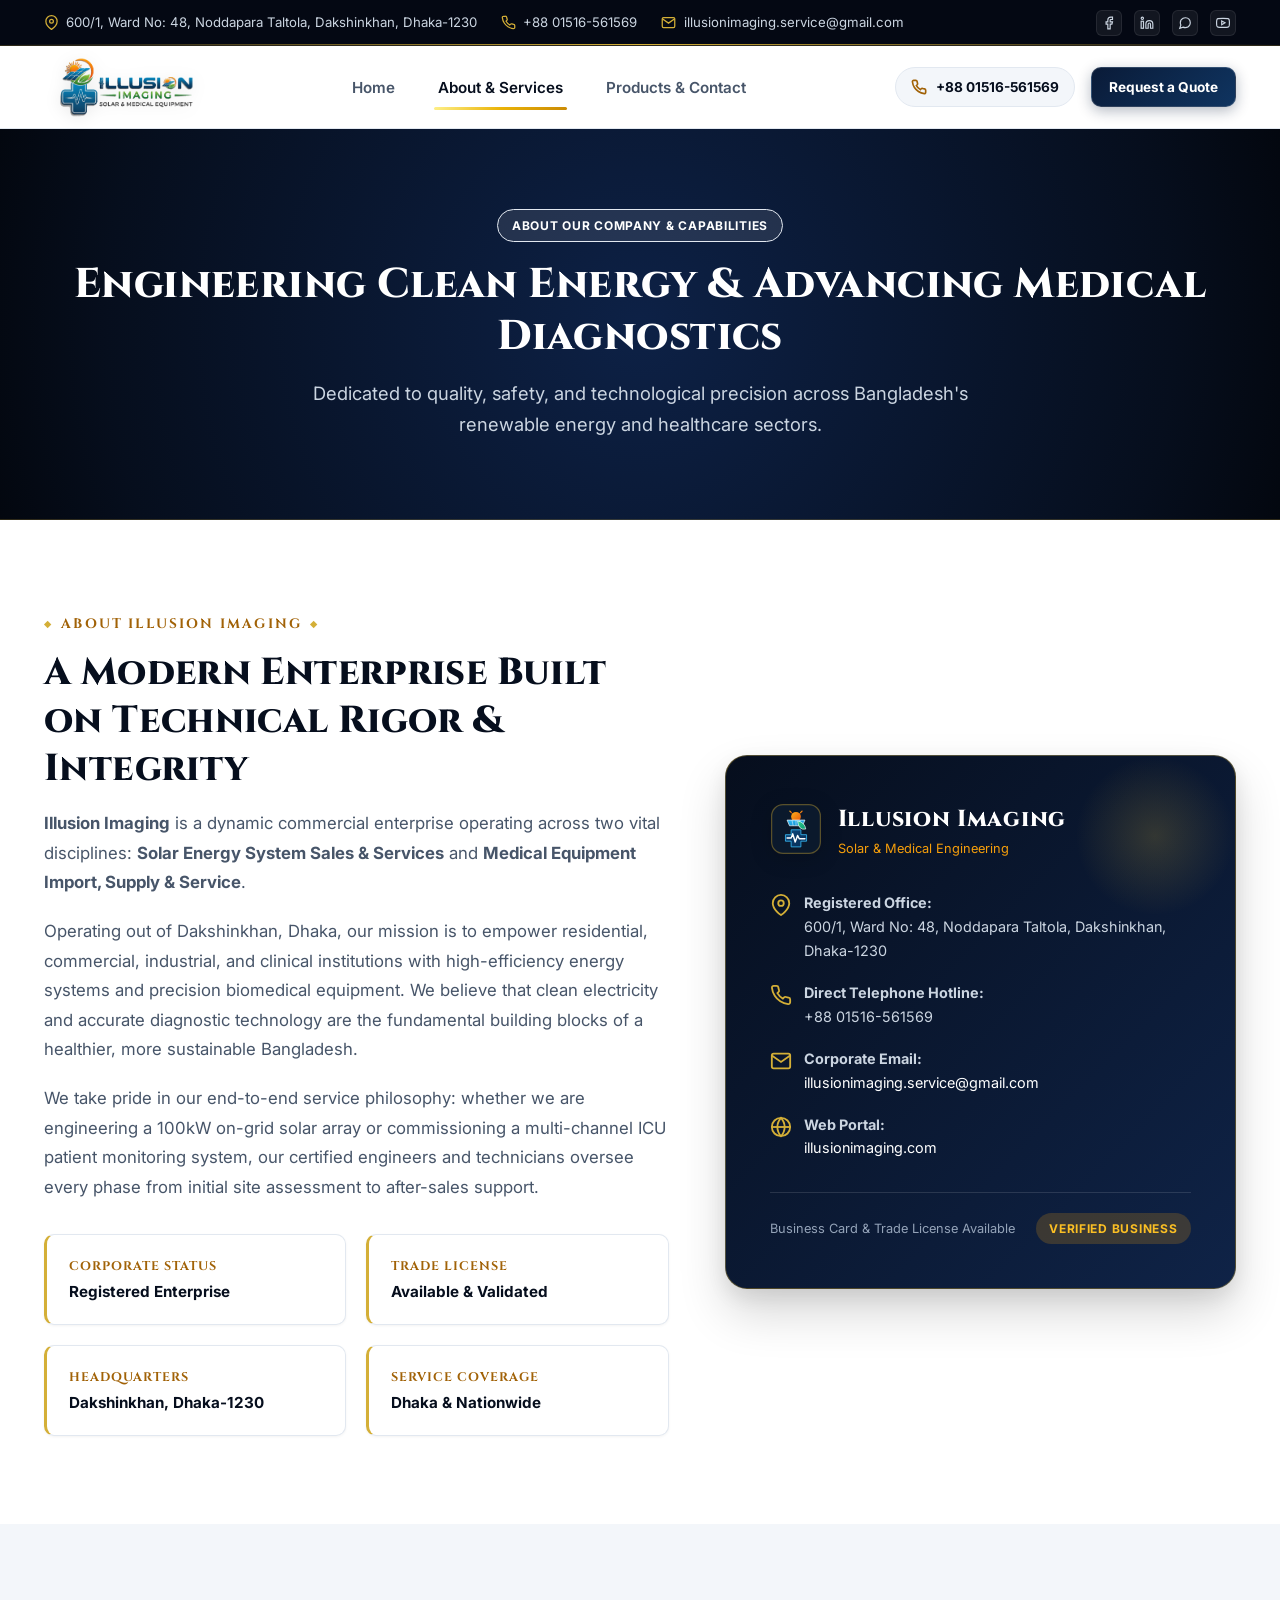
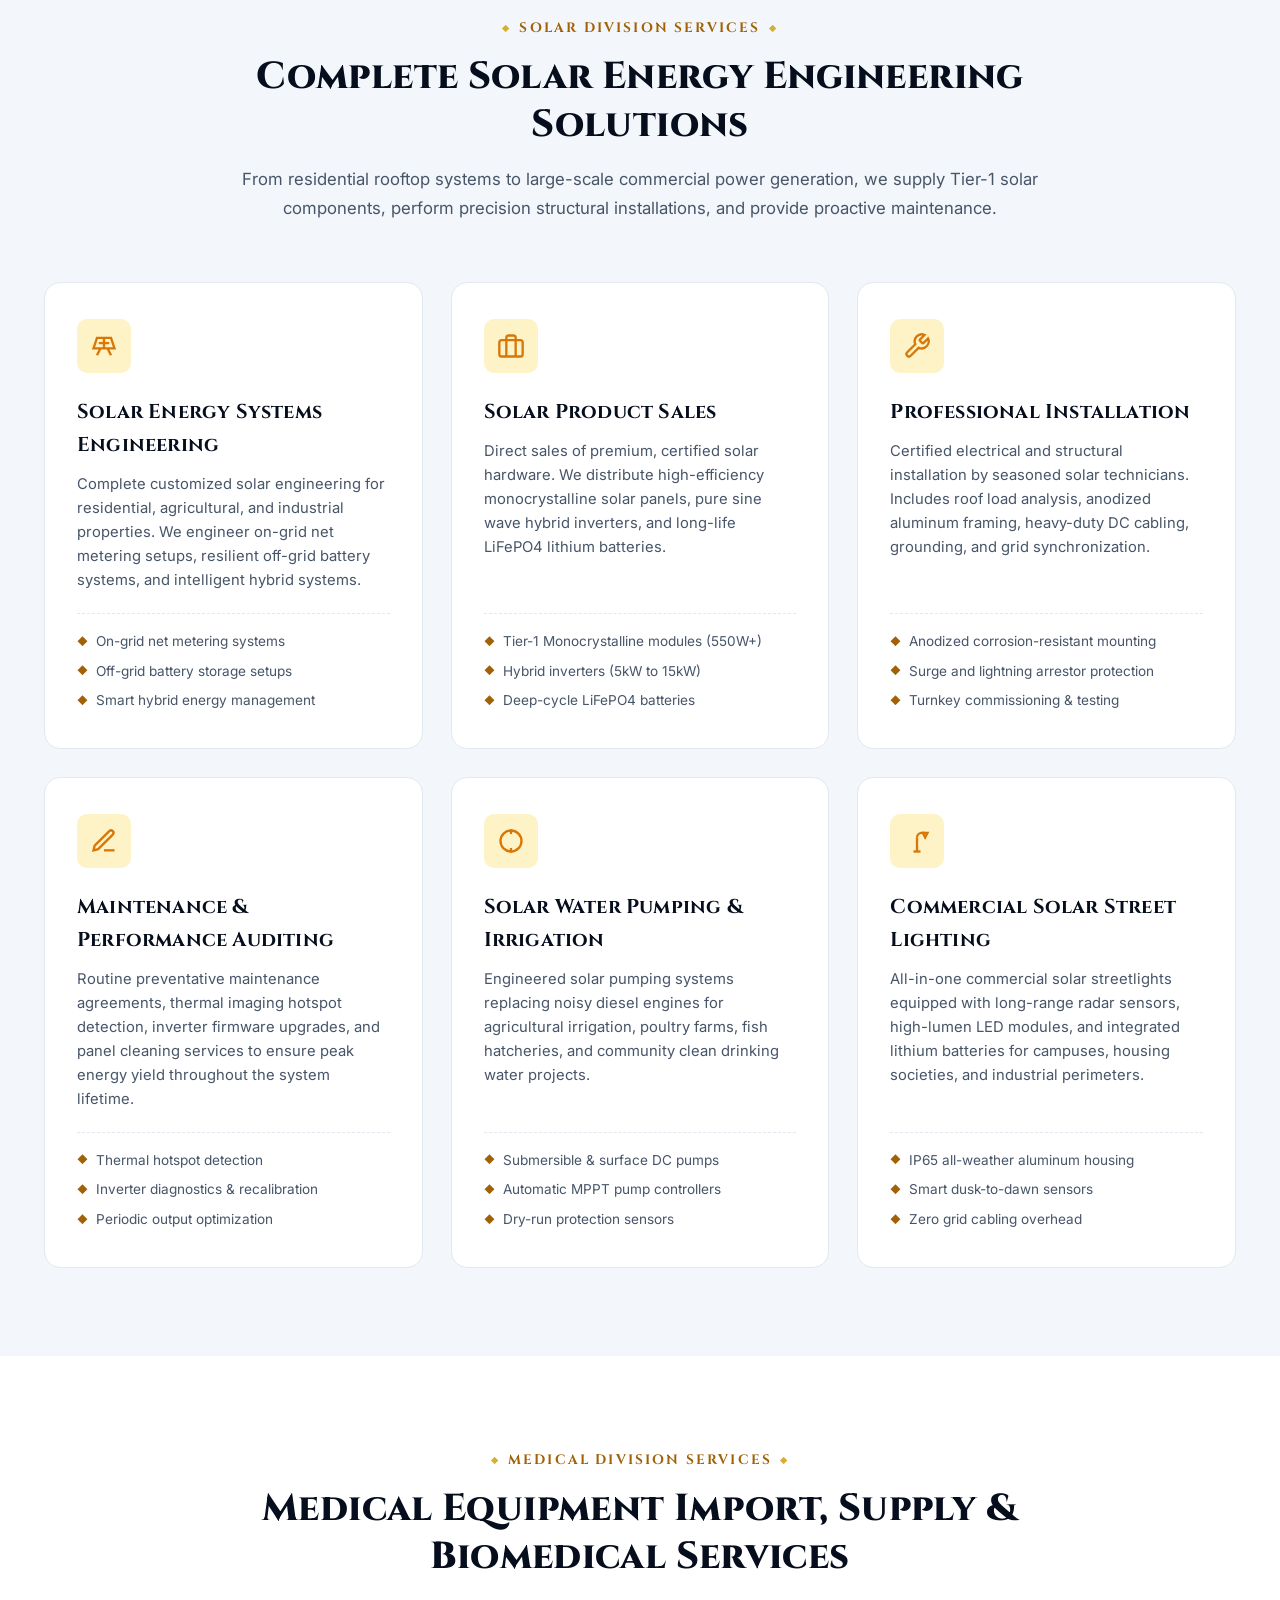
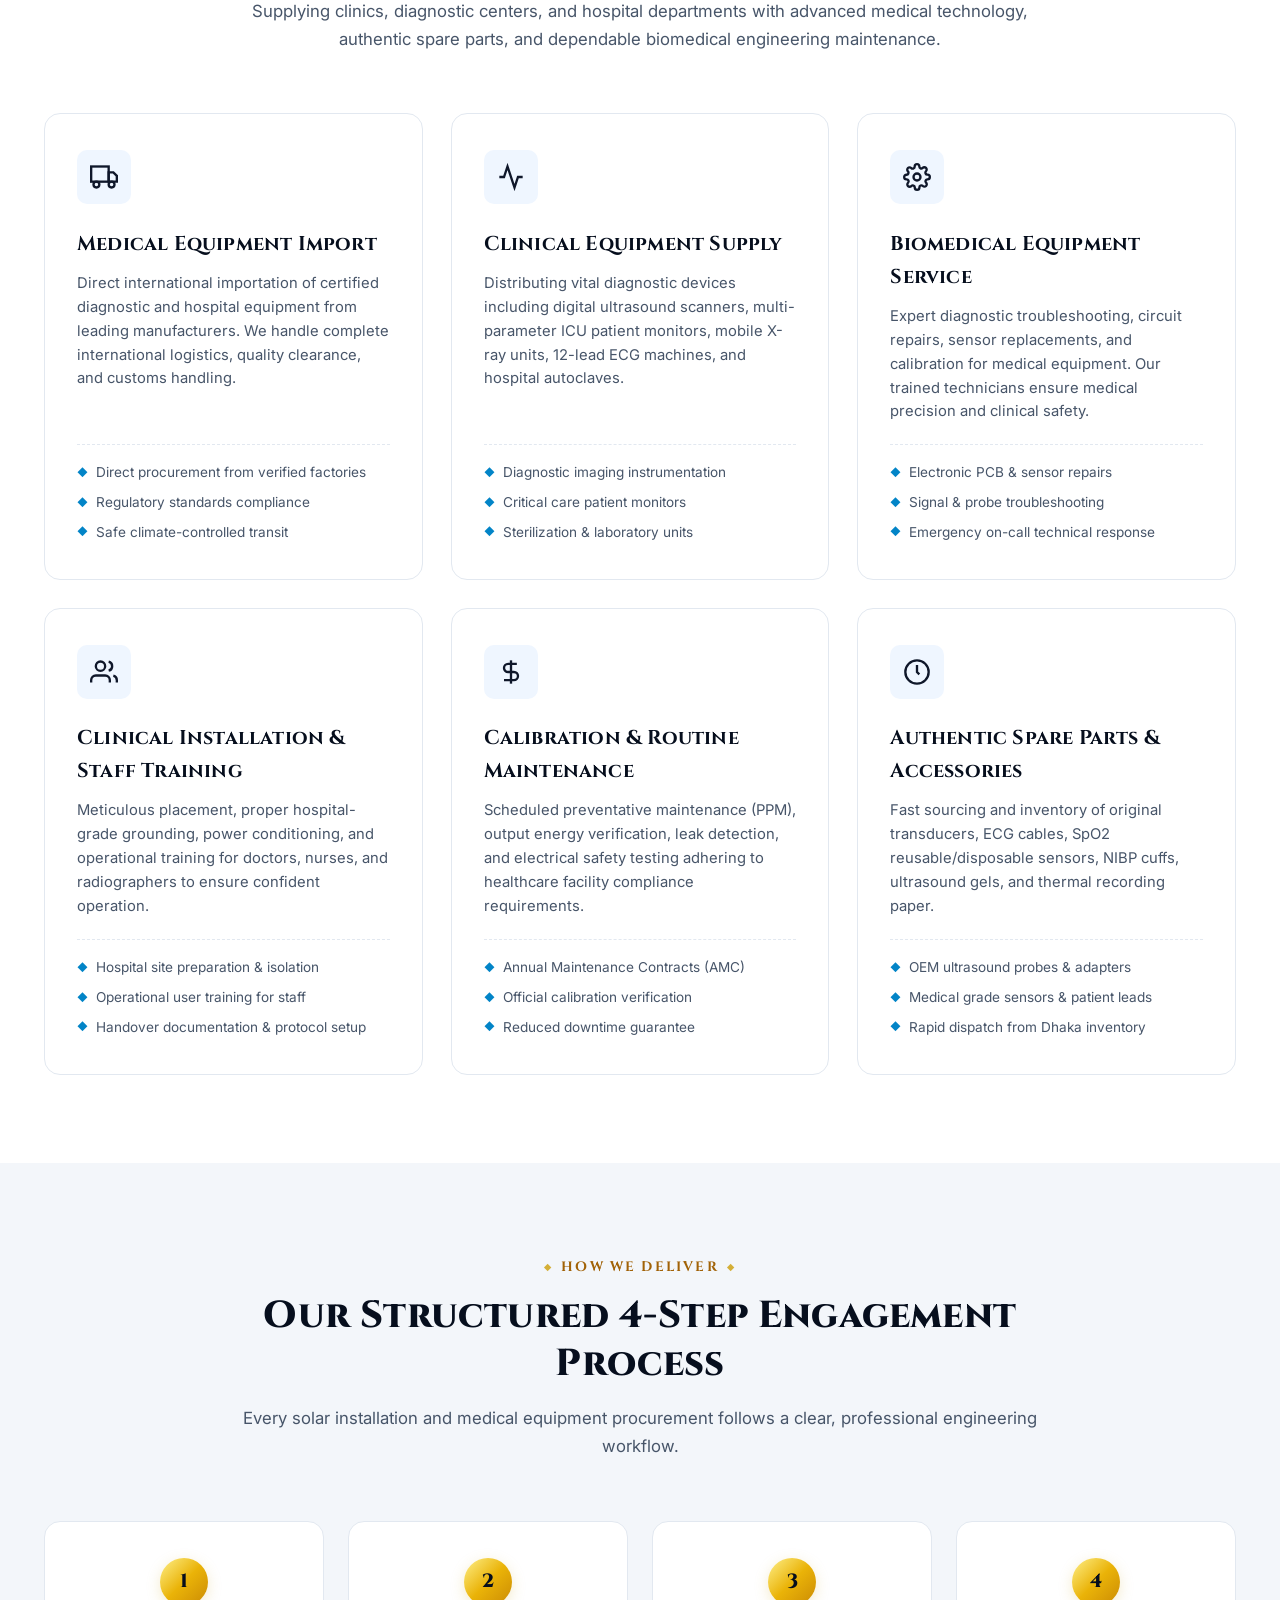
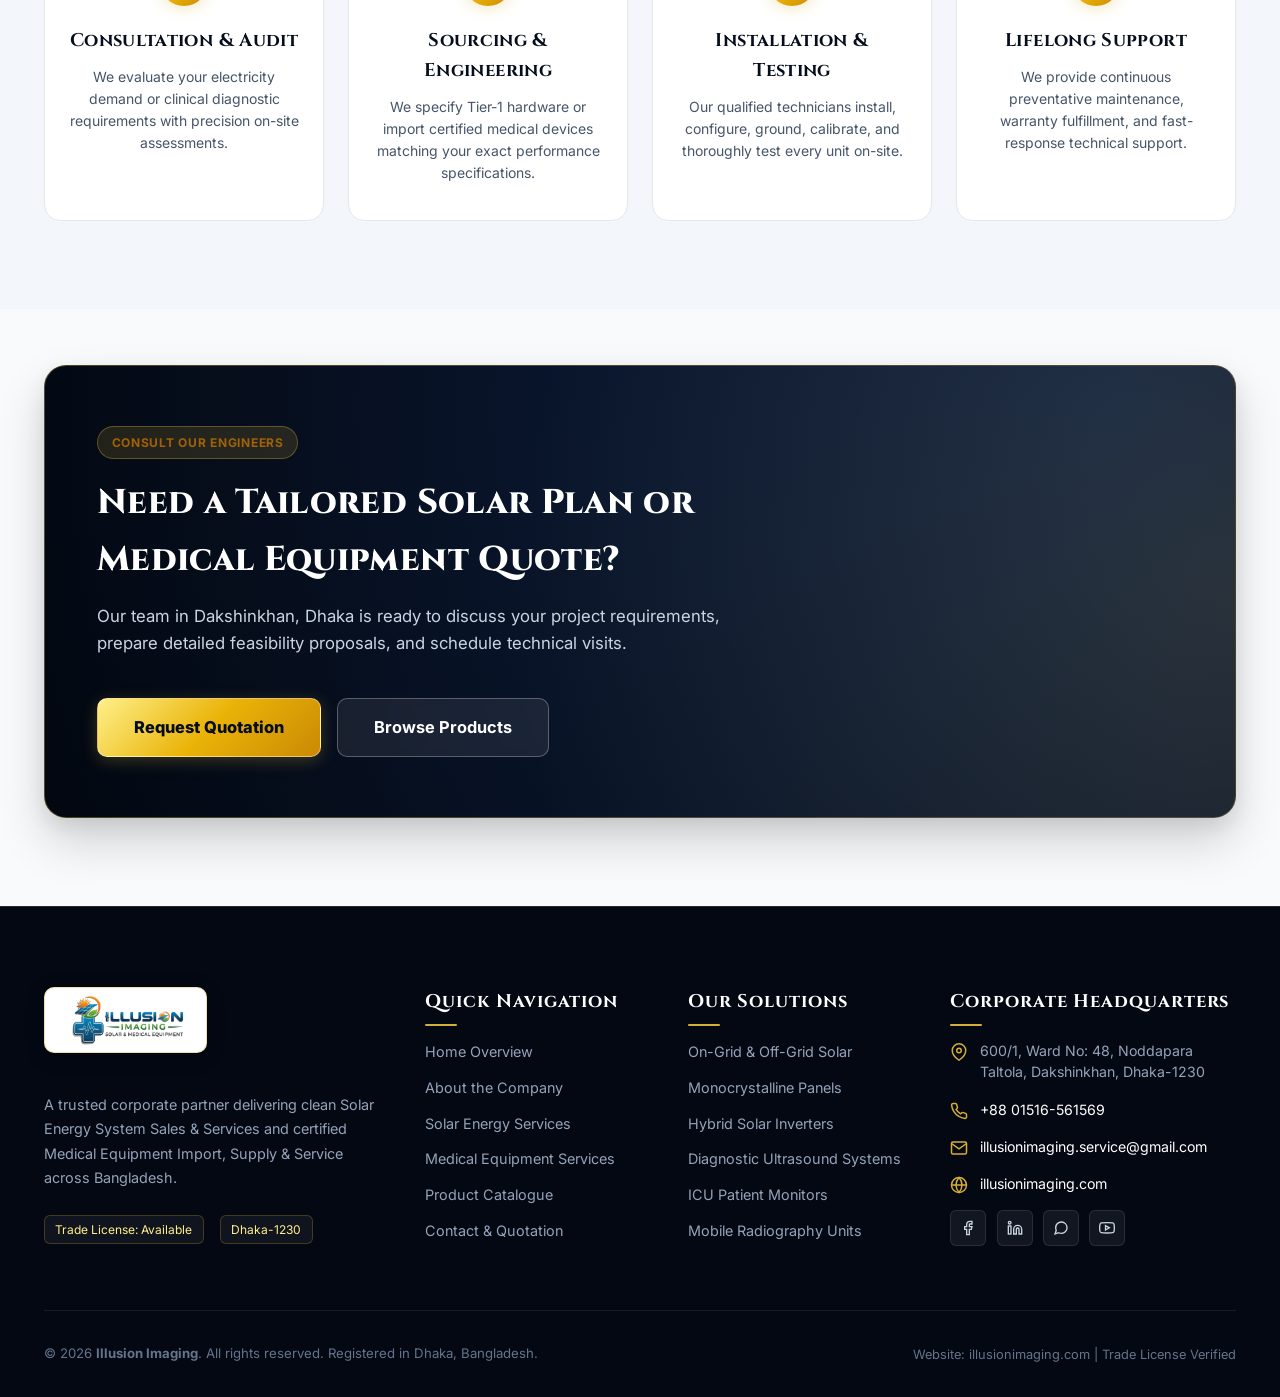
<file: about-services.html>
<!DOCTYPE html>
<html lang="en">
<head>
  <meta charset="UTF-8">
  <meta name="viewport" content="width=device-width, initial-scale=1.0">
  <title>About & Services | Illusion Imaging - Solar Energy & Medical Systems</title>
  <meta name="description" content="Discover Illusion Imaging's specialized engineering capabilities in Solar Energy Systems sales & installation, and Medical Equipment direct import, supply, and biomedical maintenance.">
  <meta name="keywords" content="Solar Services Dhaka, Medical Equipment Supply Bangladesh, Solar Installation, Medical Equipment Maintenance, Illusion Imaging">
  
  <!-- Google Fonts: Cinzel (Royal Luxury Serif), Plus Jakarta Sans & Inter -->
  <link rel="preconnect" href="https://fonts.googleapis.com">
  <link rel="preconnect" href="https://fonts.gstatic.com" crossorigin>
  <link href="https://fonts.googleapis.com/css2?family=Cinzel:wght@600;700;800;900&family=Inter:wght@400;500;600;700&family=Plus+Jakarta+Sans:wght@600;700;800&display=swap" rel="stylesheet">
  
  <!-- Favicon / Brand Icon -->
  <link rel="icon" type="image/png" sizes="128x128" href="images/favicon.png?v=2">
  <link rel="shortcut icon" type="image/png" href="images/favicon.png?v=2">
  <link rel="icon" type="image/svg+xml" href="images/favicon.svg?v=2">
  <link rel="apple-touch-icon" href="images/favicon.png?v=2">
  
  <!-- Custom Stylesheet -->
  <link rel="stylesheet" href="css/style.css?v=3.2">
</head>
<body>

  <!-- Top Utility Bar -->
  <div class="top-bar">
    <div class="container top-bar-inner">
      <div class="top-info-list">
        <span class="top-info-item">
          <svg viewBox="0 0 24 24" fill="none" stroke="currentColor" stroke-width="2"><path d="M21 10c0 7-9 13-9 13s-9-6-9-13a9 9 0 0 1 18 0z"/><circle cx="12" cy="10" r="3"/></svg>
          600/1, Ward No: 48, Noddapara Taltola, Dakshinkhan, Dhaka-1230
        </span>
        <span class="top-info-item">
          <svg viewBox="0 0 24 24" fill="none" stroke="currentColor" stroke-width="2"><path d="M22 16.92v3a2 2 0 0 1-2.18 2 19.79 19.79 0 0 1-8.63-3.07 19.5 19.5 0 0 1-6-6 19.79 19.79 0 0 1-3.07-8.67A2 2 0 0 1 4.11 2h3a2 2 0 0 1 2 1.72 12.84 12.84 0 0 0 .7 2.81 2 2 0 0 1-.45 2.11L8.09 9.91a16 16 0 0 0 6 6l1.27-1.27a2 2 0 0 1 2.11-.45 12.84 12.84 0 0 0 2.81.7A2 2 0 0 1 22 16.92z"/></svg>
          <a href="tel:+8801516561569">+88 01516-561569</a>
        </span>
        <span class="top-info-item">
          <svg viewBox="0 0 24 24" fill="none" stroke="currentColor" stroke-width="2"><path d="M4 4h16c1.1 0 2 .9 2 2v12c0 1.1-.9 2-2 2H4c-1.1 0-2-.9-2-2V6c0-1.1.9-2 2-2z"/><polyline points="22,6 12,13 2,6"/></svg>
          <a href="mailto:illusionimaging.service@gmail.com">illusionimaging.service@gmail.com</a>
        </span>
      </div>

      <div class="top-social-list">
        <a href="https://facebook.com" target="_blank" rel="noopener noreferrer" class="top-social-link" title="Facebook" aria-label="Facebook">
          <svg width="14" height="14" viewBox="0 0 24 24" fill="none" stroke="currentColor" stroke-width="2"><path d="M18 2h-3a5 5 0 0 0-5 5v3H7v4h3v8h4v-8h3l1-4h-4V7a1 1 0 0 1 1-1h3z"/></svg>
        </a>
        <a href="https://linkedin.com" target="_blank" rel="noopener noreferrer" class="top-social-link" title="LinkedIn" aria-label="LinkedIn">
          <svg width="14" height="14" viewBox="0 0 24 24" fill="none" stroke="currentColor" stroke-width="2"><path d="M16 8a6 6 0 0 1 6 6v7h-4v-7a2 2 0 0 0-2-2 2 2 0 0 0-2 2v7h-4v-7a6 6 0 0 1 6-6z"/><rect x="2" y="9" width="4" height="12"/><circle cx="4" cy="4" r="2"/></svg>
        </a>
        <a href="https://wa.me/8801516561569" target="_blank" rel="noopener noreferrer" class="top-social-link" title="WhatsApp" aria-label="WhatsApp">
          <svg width="14" height="14" viewBox="0 0 24 24" fill="none" stroke="currentColor" stroke-width="2"><path d="M21 11.5a8.38 8.38 0 0 1-.9 3.8 8.5 8.5 0 0 1-7.6 4.7 8.38 8.38 0 0 1-3.8-.9L3 21l1.9-5.7a8.38 8.38 0 0 1-.9-3.8 8.5 8.5 0 0 1 4.7-7.6 8.38 8.38 0 0 1 3.8-.9h.5a8.48 8.48 0 0 1 8 8v.5z"/></svg>
        </a>
        <a href="https://youtube.com" target="_blank" rel="noopener noreferrer" class="top-social-link" title="YouTube" aria-label="YouTube">
          <svg width="14" height="14" viewBox="0 0 24 24" fill="none" stroke="currentColor" stroke-width="2"><path d="M22.54 6.42a2.78 2.78 0 0 0-1.94-2C18.88 4 12 4 12 4s-6.88 0-8.6.46a2.78 2.78 0 0 0-1.94 2A29 29 0 0 0 1 11.75a29 29 0 0 0 .46 5.33A2.78 2.78 0 0 0 3.4 19c1.72.46 8.6.46 8.6.46s6.88 0 8.6-.46a2.78 2.78 0 0 0 1.94-2 29 29 0 0 0 .46-5.25 29 29 0 0 0-.46-5.33z"/><polygon points="9.75 15.02 15.5 11.75 9.75 8.48 9.75 15.02"/></svg>
        </a>
      </div>
    </div>
  </div>

  <!-- Main Navigation Header -->
  <header class="site-header">
    <div class="container nav-container">
      <a href="./" class="brand-logo" aria-label="Illusion Imaging Home">
        <img src="images/official-logo.png" alt="Illusion Imaging - Solar &amp; Medical Equipment" class="header-brand-img">
      </a>

      <!-- Desktop Navigation Menu -->
      <nav class="nav-menu">
        <a href="./" class="nav-link">Home</a>
        <a href="about-services" class="nav-link active">About &amp; Services</a>
        <a href="products-contact" class="nav-link">Products &amp; Contact</a>
      </nav>

      <!-- Actions -->
      <div class="nav-actions">
        <a href="tel:+8801516561569" class="header-phone-pill">
          <svg width="16" height="16" viewBox="0 0 24 24" fill="none" stroke="currentColor" stroke-width="2.5"><path d="M22 16.92v3a2 2 0 0 1-2.18 2 19.79 19.79 0 0 1-8.63-3.07 19.5 19.5 0 0 1-6-6 19.79 19.79 0 0 1-3.07-8.67A2 2 0 0 1 4.11 2h3a2 2 0 0 1 2 1.72 12.84 12.84 0 0 0 .7 2.81 2 2 0 0 1-.45 2.11L8.09 9.91a16 16 0 0 0 6 6l1.27-1.27a2 2 0 0 1 2.11-.45 12.84 12.84 0 0 0 2.81.7A2 2 0 0 1 22 16.92z"/></svg>
          +88 01516-561569
        </a>
        <a href="products-contact#contact-section" class="btn btn-primary btn-sm">Request a Quote</a>
        <button id="menuToggle" class="menu-toggle" aria-label="Open mobile navigation">
          <svg viewBox="0 0 24 24" fill="none" stroke="currentColor" stroke-width="2.2">
            <line x1="3" y1="12" x2="21" y2="12"></line>
            <line x1="3" y1="6" x2="21" y2="6"></line>
            <line x1="3" y1="18" x2="21" y2="18"></line>
          </svg>
        </button>
      </div>
    </div>
  </header>

  <!-- Mobile Drawer -->
  <div id="drawerOverlay" class="mobile-drawer-overlay"></div>
  <div id="mobileDrawer" class="mobile-drawer">
    <div>
      <div class="drawer-header">
        <div class="drawer-brand-card">
          <img src="images/official-logo.png" alt="Illusion Imaging - Solar &amp; Medical Equipment" class="drawer-brand-img">
        </div>
        <button id="drawerClose" class="drawer-close">✕</button>
      </div>
      <nav class="drawer-nav">
        <a href="./" class="drawer-link">Home <span>→</span></a>
        <a href="about-services" class="drawer-link active">About & Services <span>→</span></a>
        <a href="products-contact" class="drawer-link">Products & Contact <span>→</span></a>
      </nav>
    </div>
    <div class="drawer-contact">
      <p><strong>Hotline:</strong> +88 01516-561569</p>
      <p><strong>Email:</strong> illusionimaging.service@gmail.com</p>
      <p><strong>Location:</strong> Dakshinkhan, Dhaka-1230</p>
      <div style="margin-top: 1.25rem;">
        <a href="products-contact#contact-section" class="btn btn-primary" style="width: 100%;">Get a Quick Quote</a>
      </div>
    </div>
  </div>

  <!-- Page Header Banner -->
  <section class="about-hero">
    <div class="container">
      <span class="badge badge-corporate" style="margin-bottom: 1rem; color: #fff; background: rgba(255, 255, 255, 0.1);">About Our Company & Capabilities</span>
      <h1 class="hero-headline" style="font-size: 2.6rem; margin-bottom: 1rem;">
        Engineering Clean Energy & Advancing Medical Diagnostics
      </h1>
      <p style="font-size: 1.15rem; color: #cbd5e1; max-width: 720px; margin: 0 auto;">
        Dedicated to quality, safety, and technological precision across Bangladesh's renewable energy and healthcare sectors.
      </p>
    </div>
  </section>

  <!-- About Section -->
  <section class="section-py" style="background-color: #ffffff;">
    <div class="container">
      <div class="about-company-grid">
        <!-- Text Column -->
        <div class="about-text-col">
          <span class="section-tag">About Illusion Imaging</span>
          <h2 class="section-title">A Modern Enterprise Built on Technical Rigor & Integrity</h2>
          
          <p>
            <strong>Illusion Imaging</strong> is a dynamic commercial enterprise operating across two vital disciplines: <strong>Solar Energy System Sales & Services</strong> and <strong>Medical Equipment Import, Supply & Service</strong>.
          </p>

          <p>
            Operating out of Dakshinkhan, Dhaka, our mission is to empower residential, commercial, industrial, and clinical institutions with high-efficiency energy systems and precision biomedical equipment. We believe that clean electricity and accurate diagnostic technology are the fundamental building blocks of a healthier, more sustainable Bangladesh.
          </p>

          <p>
            We take pride in our end-to-end service philosophy: whether we are engineering a 100kW on-grid solar array or commissioning a multi-channel ICU patient monitoring system, our certified engineers and technicians oversee every phase from initial site assessment to after-sales support.
          </p>

          <div class="company-fact-list">
            <div class="company-fact-box">
              <div class="company-fact-title">Corporate Status</div>
              <div class="company-fact-val">Registered Enterprise</div>
            </div>
            <div class="company-fact-box">
              <div class="company-fact-title">Trade License</div>
              <div class="company-fact-val">Available & Validated</div>
            </div>
            <div class="company-fact-box">
              <div class="company-fact-title">Headquarters</div>
              <div class="company-fact-val">Dakshinkhan, Dhaka-1230</div>
            </div>
            <div class="company-fact-box">
              <div class="company-fact-title">Service Coverage</div>
              <div class="company-fact-val">Dhaka & Nationwide</div>
            </div>
          </div>
        </div>

        <!-- Visual Credential Card -->
        <div class="about-card-display">
          <div class="about-card-logo-row">
            <div class="logo-symbol" style="width: 52px; height: 52px;">
              <img src="images/logo.svg" alt="Illusion Imaging Logo" width="52" height="52">
            </div>
            <div>
              <h3 style="font-size: 1.45rem; font-weight: 800; color: #fff; margin: 0;">Illusion Imaging</h3>
              <p style="font-size: 0.8rem; color: var(--solar-amber); margin: 0;">Solar & Medical Engineering</p>
            </div>
          </div>

          <div class="about-card-meta">
            <div class="about-card-meta-item">
              <svg width="22" height="22" viewBox="0 0 24 24" fill="none" stroke="currentColor" stroke-width="2"><path d="M21 10c0 7-9 13-9 13s-9-6-9-13a9 9 0 0 1 18 0z"/><circle cx="12" cy="10" r="3"/></svg>
              <div>
                <strong>Registered Office:</strong><br>
                600/1, Ward No: 48, Noddapara Taltola, Dakshinkhan, Dhaka-1230
              </div>
            </div>

            <div class="about-card-meta-item">
              <svg width="22" height="22" viewBox="0 0 24 24" fill="none" stroke="currentColor" stroke-width="2"><path d="M22 16.92v3a2 2 0 0 1-2.18 2 19.79 19.79 0 0 1-8.63-3.07 19.5 19.5 0 0 1-6-6 19.79 19.79 0 0 1-3.07-8.67A2 2 0 0 1 4.11 2h3a2 2 0 0 1 2 1.72 12.84 12.84 0 0 0 .7 2.81 2 2 0 0 1-.45 2.11L8.09 9.91a16 16 0 0 0 6 6l1.27-1.27a2 2 0 0 1 2.11-.45 12.84 12.84 0 0 0 2.81.7A2 2 0 0 1 22 16.92z"/></svg>
              <div>
                <strong>Direct Telephone Hotline:</strong><br>
                +88 01516-561569
              </div>
            </div>

            <div class="about-card-meta-item">
              <svg width="22" height="22" viewBox="0 0 24 24" fill="none" stroke="currentColor" stroke-width="2"><path d="M4 4h16c1.1 0 2 .9 2 2v12c0 1.1-.9 2-2 2H4c-1.1 0-2-.9-2-2V6c0-1.1.9-2 2-2z"/><polyline points="22,6 12,13 2,6"/></svg>
              <div>
                <strong>Corporate Email:</strong><br>
                <a href="mailto:illusionimaging.service@gmail.com" style="color: #fff;">illusionimaging.service@gmail.com</a>
              </div>
            </div>

            <div class="about-card-meta-item">
              <svg width="22" height="22" viewBox="0 0 24 24" fill="none" stroke="currentColor" stroke-width="2"><circle cx="12" cy="12" r="10"/><line x1="2" y1="12" x2="22" y2="12"/><path d="M12 2a15.3 15.3 0 0 1 4 10 15.3 15.3 0 0 1-4 10 15.3 15.3 0 0 1-4-10 15.3 15.3 0 0 1 4-10z"/></svg>
              <div>
                <strong>Web Portal:</strong><br>
                <a href="https://illusionimaging.com" target="_blank" style="color: #fff;">illusionimaging.com</a>
              </div>
            </div>
          </div>

          <div style="margin-top: 2rem; padding-top: 1.25rem; border-top: 1px solid rgba(255, 255, 255, 0.12); display: flex; justify-content: space-between; align-items: center;">
            <span style="font-size: 0.8rem; color: #94a3b8;">Business Card & Trade License Available</span>
            <span class="badge" style="background: rgba(245, 158, 11, 0.2); color: #fbbf24;">Verified Business</span>
          </div>
        </div>
      </div>
    </div>
  </section>

  <!-- Solar Energy Services Section -->
  <section id="solar-services" class="section-py" style="background-color: var(--bg-surface-subtle);">
    <div class="container">
      <div class="section-header">
        <span class="section-tag solar">Solar Division Services</span>
        <h2 class="section-title">Complete Solar Energy Engineering Solutions</h2>
        <p class="section-desc">
          From residential rooftop systems to large-scale commercial power generation, we supply Tier-1 solar components, perform precision structural installations, and provide proactive maintenance.
        </p>
      </div>

      <div class="services-grid">
        <!-- Service 1: Systems -->
        <div class="service-card solar-theme">
          <div class="service-card-icon" style="background: var(--solar-amber-light); color: var(--solar-amber-dark);">
            <svg width="28" height="28" viewBox="0 0 24 24" fill="none" stroke="currentColor" stroke-width="2">
              <polygon points="3 14 6 5 18 5 21 14 3 14"/>
              <line x1="12" y1="5" x2="12" y2="14"/>
              <line x1="7.5" y1="9.5" x2="16.5" y2="9.5"/>
              <line x1="9" y1="14" x2="6" y2="20"/>
              <line x1="15" y1="14" x2="18" y2="20"/>
            </svg>
          </div>
          <h3 class="service-card-title">Solar Energy Systems Engineering</h3>
          <p class="service-card-desc">
            Complete customized solar engineering for residential, agricultural, and industrial properties. We engineer on-grid net metering setups, resilient off-grid battery systems, and intelligent hybrid systems.
          </p>
          <ul class="service-card-list">
            <li>On-grid net metering systems</li>
            <li>Off-grid battery storage setups</li>
            <li>Smart hybrid energy management</li>
          </ul>
        </div>

        <!-- Service 2: Product Sales -->
        <div class="service-card solar-theme">
          <div class="service-card-icon" style="background: var(--solar-amber-light); color: var(--solar-amber-dark);">
            <svg width="28" height="28" viewBox="0 0 24 24" fill="none" stroke="currentColor" stroke-width="2">
              <rect x="2" y="7" width="20" height="14" rx="2"/>
              <path d="M16 21V5a2 2 0 0 0-2-2h-4a2 2 0 0 0-2 2v16"/>
            </svg>
          </div>
          <h3 class="service-card-title">Solar Product Sales</h3>
          <p class="service-card-desc">
            Direct sales of premium, certified solar hardware. We distribute high-efficiency monocrystalline solar panels, pure sine wave hybrid inverters, and long-life LiFePO4 lithium batteries.
          </p>
          <ul class="service-card-list">
            <li>Tier-1 Monocrystalline modules (550W+)</li>
            <li>Hybrid inverters (5kW to 15kW)</li>
            <li>Deep-cycle LiFePO4 batteries</li>
          </ul>
        </div>

        <!-- Service 3: Installation -->
        <div class="service-card solar-theme">
          <div class="service-card-icon" style="background: var(--solar-amber-light); color: var(--solar-amber-dark);">
            <svg width="28" height="28" viewBox="0 0 24 24" fill="none" stroke="currentColor" stroke-width="2">
              <path d="M14.7 6.3a1 1 0 0 0 0 1.4l1.6 1.6a1 1 0 0 0 1.4 0l3.77-3.77a6 6 0 0 1-7.94 7.94l-6.91 6.91a2.12 2.12 0 0 1-3-3l6.91-6.91a6 6 0 0 1 7.94-7.94l-3.76 3.76z"/>
            </svg>
          </div>
          <h3 class="service-card-title">Professional Installation</h3>
          <p class="service-card-desc">
            Certified electrical and structural installation by seasoned solar technicians. Includes roof load analysis, anodized aluminum framing, heavy-duty DC cabling, grounding, and grid synchronization.
          </p>
          <ul class="service-card-list">
            <li>Anodized corrosion-resistant mounting</li>
            <li>Surge and lightning arrestor protection</li>
            <li>Turnkey commissioning & testing</li>
          </ul>
        </div>

        <!-- Service 4: Maintenance -->
        <div class="service-card solar-theme">
          <div class="service-card-icon" style="background: var(--solar-amber-light); color: var(--solar-amber-dark);">
            <svg width="28" height="28" viewBox="0 0 24 24" fill="none" stroke="currentColor" stroke-width="2">
              <path d="M12 20h9"/>
              <path d="M16.5 3.5a2.12 2.12 0 0 1 3 3L7 19l-4 1 1-4L16.5 3.5z"/>
            </svg>
          </div>
          <h3 class="service-card-title">Maintenance & Performance Auditing</h3>
          <p class="service-card-desc">
            Routine preventative maintenance agreements, thermal imaging hotspot detection, inverter firmware upgrades, and panel cleaning services to ensure peak energy yield throughout the system lifetime.
          </p>
          <ul class="service-card-list">
            <li>Thermal hotspot detection</li>
            <li>Inverter diagnostics & recalibration</li>
            <li>Periodic output optimization</li>
          </ul>
        </div>

        <!-- Service 5: Solar Water Pumps -->
        <div class="service-card solar-theme">
          <div class="service-card-icon" style="background: var(--solar-amber-light); color: var(--solar-amber-dark);">
            <svg width="28" height="28" viewBox="0 0 24 24" fill="none" stroke="currentColor" stroke-width="2">
              <circle cx="12" cy="12" r="9"/>
              <path d="M12 2v4"/><path d="M12 18v4"/>
            </svg>
          </div>
          <h3 class="service-card-title">Solar Water Pumping & Irrigation</h3>
          <p class="service-card-desc">
            Engineered solar pumping systems replacing noisy diesel engines for agricultural irrigation, poultry farms, fish hatcheries, and community clean drinking water projects.
          </p>
          <ul class="service-card-list">
            <li>Submersible & surface DC pumps</li>
            <li>Automatic MPPT pump controllers</li>
            <li>Dry-run protection sensors</li>
          </ul>
        </div>

        <!-- Service 6: Solar Street Lighting -->
        <div class="service-card solar-theme">
          <div class="service-card-icon" style="background: var(--solar-amber-light); color: var(--solar-amber-dark);">
            <svg width="28" height="28" viewBox="0 0 24 24" fill="none" stroke="currentColor" stroke-width="2">
              <path d="M9 21h6"/><path d="M12 21V9"/><path d="M12 9a4 4 0 0 1 4-4h3"/>
              <polygon points="17 5 21 5 19 9 17 5"/>
            </svg>
          </div>
          <h3 class="service-card-title">Commercial Solar Street Lighting</h3>
          <p class="service-card-desc">
            All-in-one commercial solar streetlights equipped with long-range radar sensors, high-lumen LED modules, and integrated lithium batteries for campuses, housing societies, and industrial perimeters.
          </p>
          <ul class="service-card-list">
            <li>IP65 all-weather aluminum housing</li>
            <li>Smart dusk-to-dawn sensors</li>
            <li>Zero grid cabling overhead</li>
          </ul>
        </div>
      </div>
    </div>
  </section>

  <!-- Medical Equipment Services Section -->
  <section id="medical-services" class="section-py" style="background-color: #ffffff;">
    <div class="container">
      <div class="section-header">
        <span class="section-tag">Medical Division Services</span>
        <h2 class="section-title">Medical Equipment Import, Supply & Biomedical Services</h2>
        <p class="section-desc">
          Supplying clinics, diagnostic centers, and hospital departments with advanced medical technology, authentic spare parts, and dependable biomedical engineering maintenance.
        </p>
      </div>

      <div class="services-grid">
        <!-- Medical Service 1: Import -->
        <div class="service-card medical-theme">
          <div class="service-card-icon" style="background: var(--med-blue-light); color: var(--accent-cyan);">
            <svg width="28" height="28" viewBox="0 0 24 24" fill="none" stroke="currentColor" stroke-width="2">
              <rect x="1" y="3" width="15" height="13"/>
              <polygon points="16 8 20 8 23 11 23 16 16 16 16 8"/>
              <circle cx="5.5" cy="18.5" r="2.5"/>
              <circle cx="18.5" cy="18.5" r="2.5"/>
            </svg>
          </div>
          <h3 class="service-card-title">Medical Equipment Import</h3>
          <p class="service-card-desc">
            Direct international importation of certified diagnostic and hospital equipment from leading manufacturers. We handle complete international logistics, quality clearance, and customs handling.
          </p>
          <ul class="service-card-list">
            <li>Direct procurement from verified factories</li>
            <li>Regulatory standards compliance</li>
            <li>Safe climate-controlled transit</li>
          </ul>
        </div>

        <!-- Medical Service 2: Supply -->
        <div class="service-card medical-theme">
          <div class="service-card-icon" style="background: var(--med-blue-light); color: var(--accent-cyan);">
            <svg width="28" height="28" viewBox="0 0 24 24" fill="none" stroke="currentColor" stroke-width="2">
              <path d="M22 12h-4l-3 9L9 3l-3 9H2"/>
            </svg>
          </div>
          <h3 class="service-card-title">Clinical Equipment Supply</h3>
          <p class="service-card-desc">
            Distributing vital diagnostic devices including digital ultrasound scanners, multi-parameter ICU patient monitors, mobile X-ray units, 12-lead ECG machines, and hospital autoclaves.
          </p>
          <ul class="service-card-list">
            <li>Diagnostic imaging instrumentation</li>
            <li>Critical care patient monitors</li>
            <li>Sterilization & laboratory units</li>
          </ul>
        </div>

        <!-- Medical Service 3: Biomedical Service -->
        <div class="service-card medical-theme">
          <div class="service-card-icon" style="background: var(--med-blue-light); color: var(--accent-cyan);">
            <svg width="28" height="28" viewBox="0 0 24 24" fill="none" stroke="currentColor" stroke-width="2">
              <circle cx="12" cy="12" r="3"/>
              <path d="M19.4 15a1.65 1.65 0 0 0 .33 1.82l.06.06a2 2 0 0 1 0 2.83 2 2 0 0 1-2.83 0l-.06-.06a1.65 1.65 0 0 0-1.82-.33 1.65 1.65 0 0 0-1 1.51V21a2 2 0 0 1-2 2 2 2 0 0 1-2-2v-.09A1.65 1.65 0 0 0 9 19.4a1.65 1.65 0 0 0-1.82.33l-.06.06a2 2 0 0 1-2.83 0 2 2 0 0 1 0-2.83l.06-.06a1.65 1.65 0 0 0 .33-1.82 1.65 1.65 0 0 0-1.51-1H3a2 2 0 0 1-2-2 2 2 0 0 1 2-2h.09A1.65 1.65 0 0 0 4.6 9a1.65 1.65 0 0 0-.33-1.82l-.06-.06a2 2 0 0 1 0-2.83 2 2 0 0 1 2.83 0l.06.06a1.65 1.65 0 0 0 1.82.33H9a1.65 1.65 0 0 0 1-1.51V3a2 2 0 0 1 2-2 2 2 0 0 1 2 2v.09a1.65 1.65 0 0 0 1 1.51 1.65 1.65 0 0 0 1.82-.33l.06-.06a2 2 0 0 1 2.83 0 2 2 0 0 1 0 2.83l-.06.06a1.65 1.65 0 0 0-.33 1.82V9a1.65 1.65 0 0 0 1.51 1H21a2 2 0 0 1 2 2 2 2 0 0 1-2 2h-.09a1.65 1.65 0 0 0-1.51 1z"/>
            </svg>
          </div>
          <h3 class="service-card-title">Biomedical Equipment Service</h3>
          <p class="service-card-desc">
            Expert diagnostic troubleshooting, circuit repairs, sensor replacements, and calibration for medical equipment. Our trained technicians ensure medical precision and clinical safety.
          </p>
          <ul class="service-card-list">
            <li>Electronic PCB & sensor repairs</li>
            <li>Signal & probe troubleshooting</li>
            <li>Emergency on-call technical response</li>
          </ul>
        </div>

        <!-- Medical Service 4: Installation & Training -->
        <div class="service-card medical-theme">
          <div class="service-card-icon" style="background: var(--med-blue-light); color: var(--accent-cyan);">
            <svg width="28" height="28" viewBox="0 0 24 24" fill="none" stroke="currentColor" stroke-width="2">
              <path d="M17 21v-2a4 4 0 0 0-4-4H5a4 4 0 0 0-4 4v2"/>
              <circle cx="9" cy="7" r="4"/>
              <path d="M23 21v-2a4 4 0 0 0-3-3.87"/>
              <path d="M16 3.13a4 4 0 0 1 0 7.75"/>
            </svg>
          </div>
          <h3 class="service-card-title">Clinical Installation & Staff Training</h3>
          <p class="service-card-desc">
            Meticulous placement, proper hospital-grade grounding, power conditioning, and operational training for doctors, nurses, and radiographers to ensure confident operation.
          </p>
          <ul class="service-card-list">
            <li>Hospital site preparation & isolation</li>
            <li>Operational user training for staff</li>
            <li>Handover documentation & protocol setup</li>
          </ul>
        </div>

        <!-- Medical Service 5: Maintenance & Calibration -->
        <div class="service-card medical-theme">
          <div class="service-card-icon" style="background: var(--med-blue-light); color: var(--accent-cyan);">
            <svg width="28" height="28" viewBox="0 0 24 24" fill="none" stroke="currentColor" stroke-width="2">
              <path d="M12 2v20"/><path d="M17 5H9.5a3.5 3.5 0 0 0 0 7h5a3.5 3.5 0 0 1 0 7H6"/>
            </svg>
          </div>
          <h3 class="service-card-title">Calibration & Routine Maintenance</h3>
          <p class="service-card-desc">
            Scheduled preventative maintenance (PPM), output energy verification, leak detection, and electrical safety testing adhering to healthcare facility compliance requirements.
          </p>
          <ul class="service-card-list">
            <li>Annual Maintenance Contracts (AMC)</li>
            <li>Official calibration verification</li>
            <li>Reduced downtime guarantee</li>
          </ul>
        </div>

        <!-- Medical Service 6: Spare Parts -->
        <div class="service-card medical-theme">
          <div class="service-card-icon" style="background: var(--med-blue-light); color: var(--accent-cyan);">
            <svg width="28" height="28" viewBox="0 0 24 24" fill="none" stroke="currentColor" stroke-width="2">
              <circle cx="12" cy="12" r="10"/>
              <polyline points="12 6 12 12 14 14"/>
            </svg>
          </div>
          <h3 class="service-card-title">Authentic Spare Parts & Accessories</h3>
          <p class="service-card-desc">
            Fast sourcing and inventory of original transducers, ECG cables, SpO2 reusable/disposable sensors, NIBP cuffs, ultrasound gels, and thermal recording paper.
          </p>
          <ul class="service-card-list">
            <li>OEM ultrasound probes & adapters</li>
            <li>Medical grade sensors & patient leads</li>
            <li>Rapid dispatch from Dhaka inventory</li>
          </ul>
        </div>
      </div>
    </div>
  </section>

  <!-- Service Delivery Process -->
  <section class="section-py" style="background-color: var(--bg-surface-subtle);">
    <div class="container">
      <div class="section-header">
        <span class="section-tag">How We Deliver</span>
        <h2 class="section-title">Our Structured 4-Step Engagement Process</h2>
        <p class="section-desc">
          Every solar installation and medical equipment procurement follows a clear, professional engineering workflow.
        </p>
      </div>

      <div class="process-grid">
        <div class="process-step-card">
          <div class="process-number">1</div>
          <h3 class="process-title">Consultation & Audit</h3>
          <p class="process-desc">We evaluate your electricity demand or clinical diagnostic requirements with precision on-site assessments.</p>
        </div>

        <div class="process-step-card">
          <div class="process-number">2</div>
          <h3 class="process-title">Sourcing & Engineering</h3>
          <p class="process-desc">We specify Tier-1 hardware or import certified medical devices matching your exact performance specifications.</p>
        </div>

        <div class="process-step-card">
          <div class="process-number">3</div>
          <h3 class="process-title">Installation & Testing</h3>
          <p class="process-desc">Our qualified technicians install, configure, ground, calibrate, and thoroughly test every unit on-site.</p>
        </div>

        <div class="process-step-card">
          <div class="process-number">4</div>
          <h3 class="process-title">Lifelong Support</h3>
          <p class="process-desc">We provide continuous preventative maintenance, warranty fulfillment, and fast-response technical support.</p>
        </div>
      </div>
    </div>
  </section>

  <!-- CTA Banner -->
  <section class="container" style="margin-top: 3.5rem; margin-bottom: 5.5rem;">
    <div class="cta-banner-section">
      <div class="cta-banner-inner">
        <div class="cta-banner-text">
          <span class="badge badge-solar" style="margin-bottom: 1rem;">Consult Our Engineers</span>
          <h2 class="cta-banner-title">Need a Tailored Solar Plan or Medical Equipment Quote?</h2>
          <p class="cta-banner-desc">
            Our team in Dakshinkhan, Dhaka is ready to discuss your project requirements, prepare detailed feasibility proposals, and schedule technical visits.
          </p>
        </div>
        <div class="cta-banner-actions">
          <a href="products-contact#contact-section" class="btn btn-solar btn-lg">Request Quotation</a>
          <a href="products-contact" class="btn btn-outline-white btn-lg">Browse Products</a>
        </div>
      </div>
    </div>
  </section>

  <!-- Scroll to Top Button -->
  <button id="backToTop" class="back-to-top" aria-label="Scroll to top">
    <svg width="20" height="20" viewBox="0 0 24 24" fill="none" stroke="currentColor" stroke-width="2.5"><polyline points="18 15 12 9 6 15"/></svg>
  </button>

  <!-- Footer -->
  <footer class="site-footer">
    <div class="container">
      <div class="footer-top-grid">
        <div>
          <div class="footer-brand-card">
            <img src="images/official-logo.png" alt="Illusion Imaging - Solar &amp; Medical Equipment" class="footer-brand-img">
          </div>
          <p class="footer-col-desc">
            A trusted corporate partner delivering clean Solar Energy System Sales & Services and certified Medical Equipment Import, Supply & Service across Bangladesh.
          </p>
          <div class="footer-bottom-badges">
            <span class="footer-badge">Trade License: Available</span>
            <span class="footer-badge">Dhaka-1230</span>
          </div>
        </div>

        <div>
          <h4 class="footer-col-title">Quick Navigation</h4>
          <ul class="footer-links-list">
            <li><a href="./">Home Overview</a></li>
            <li><a href="about-services">About the Company</a></li>
            <li><a href="about-services#solar-services">Solar Energy Services</a></li>
            <li><a href="about-services#medical-services">Medical Equipment Services</a></li>
            <li><a href="products-contact">Product Catalogue</a></li>
            <li><a href="products-contact#contact-section">Contact & Quotation</a></li>
          </ul>
        </div>

        <div>
          <h4 class="footer-col-title">Our Solutions</h4>
          <ul class="footer-links-list">
            <li><a href="products-contact">On-Grid & Off-Grid Solar</a></li>
            <li><a href="products-contact">Monocrystalline Panels</a></li>
            <li><a href="products-contact">Hybrid Solar Inverters</a></li>
            <li><a href="products-contact">Diagnostic Ultrasound Systems</a></li>
            <li><a href="products-contact">ICU Patient Monitors</a></li>
            <li><a href="products-contact">Mobile Radiography Units</a></li>
          </ul>
        </div>

        <div>
          <h4 class="footer-col-title">Corporate Headquarters</h4>
          <div class="footer-contact-list">
            <div class="footer-contact-item">
              <svg width="18" height="18" viewBox="0 0 24 24" fill="none" stroke="currentColor" stroke-width="2"><path d="M21 10c0 7-9 13-9 13s-9-6-9-13a9 9 0 0 1 18 0z"/><circle cx="12" cy="10" r="3"/></svg>
              <span>600/1, Ward No: 48, Noddapara Taltola, Dakshinkhan, Dhaka-1230</span>
            </div>
            <div class="footer-contact-item">
              <svg width="18" height="18" viewBox="0 0 24 24" fill="none" stroke="currentColor" stroke-width="2"><path d="M22 16.92v3a2 2 0 0 1-2.18 2 19.79 19.79 0 0 1-8.63-3.07 19.5 19.5 0 0 1-6-6 19.79 19.79 0 0 1-3.07-8.67A2 2 0 0 1 4.11 2h3a2 2 0 0 1 2 1.72 12.84 12.84 0 0 0 .7 2.81 2 2 0 0 1-.45 2.11L8.09 9.91a16 16 0 0 0 6 6l1.27-1.27a2 2 0 0 1 2.11-.45 12.84 12.84 0 0 0 2.81.7A2 2 0 0 1 22 16.92z"/></svg>
              <span><a href="tel:+8801516561569" style="color: #fff;">+88 01516-561569</a></span>
            </div>
            <div class="footer-contact-item">
              <svg width="18" height="18" viewBox="0 0 24 24" fill="none" stroke="currentColor" stroke-width="2"><path d="M4 4h16c1.1 0 2 .9 2 2v12c0 1.1-.9 2-2 2H4c-1.1 0-2-.9-2-2V6c0-1.1.9-2 2-2z"/><polyline points="22,6 12,13 2,6"/></svg>
              <span><a href="mailto:illusionimaging.service@gmail.com" style="color: #fff;">illusionimaging.service@gmail.com</a></span>
            </div>
            <div class="footer-contact-item">
              <svg width="18" height="18" viewBox="0 0 24 24" fill="none" stroke="currentColor" stroke-width="2"><circle cx="12" cy="12" r="10"/><line x1="2" y1="12" x2="22" y2="12"/><path d="M12 2a15.3 15.3 0 0 1 4 10 15.3 15.3 0 0 1-4 10 15.3 15.3 0 0 1-4-10 15.3 15.3 0 0 1 4-10z"/></svg>
              <span><a href="https://illusionimaging.com" target="_blank" style="color: #fff;">illusionimaging.com</a></span>
            </div>
          </div>

          <div class="footer-social-row">
            <a href="https://facebook.com" target="_blank" rel="noopener noreferrer" class="footer-social-btn" title="Facebook" aria-label="Facebook">
              <svg width="16" height="16" viewBox="0 0 24 24" fill="none" stroke="currentColor" stroke-width="2"><path d="M18 2h-3a5 5 0 0 0-5 5v3H7v4h3v8h4v-8h3l1-4h-4V7a1 1 0 0 1 1-1h3z"/></svg>
            </a>
            <a href="https://linkedin.com" target="_blank" rel="noopener noreferrer" class="footer-social-btn" title="LinkedIn" aria-label="LinkedIn">
              <svg width="16" height="16" viewBox="0 0 24 24" fill="none" stroke="currentColor" stroke-width="2"><path d="M16 8a6 6 0 0 1 6 6v7h-4v-7a2 2 0 0 0-2-2 2 2 0 0 0-2 2v7h-4v-7a6 6 0 0 1 6-6z"/><rect x="2" y="9" width="4" height="12"/><circle cx="4" cy="4" r="2"/></svg>
            </a>
            <a href="https://wa.me/8801516561569" target="_blank" rel="noopener noreferrer" class="footer-social-btn" title="WhatsApp" aria-label="WhatsApp">
              <svg width="16" height="16" viewBox="0 0 24 24" fill="none" stroke="currentColor" stroke-width="2"><path d="M21 11.5a8.38 8.38 0 0 1-.9 3.8 8.5 8.5 0 0 1-7.6 4.7 8.38 8.38 0 0 1-3.8-.9L3 21l1.9-5.7a8.38 8.38 0 0 1-.9-3.8 8.5 8.5 0 0 1 4.7-7.6 8.38 8.38 0 0 1 3.8-.9h.5a8.48 8.48 0 0 1 8 8v.5z"/></svg>
            </a>
            <a href="https://youtube.com" target="_blank" rel="noopener noreferrer" class="footer-social-btn" title="YouTube" aria-label="YouTube">
              <svg width="16" height="16" viewBox="0 0 24 24" fill="none" stroke="currentColor" stroke-width="2"><path d="M22.54 6.42a2.78 2.78 0 0 0-1.94-2C18.88 4 12 4 12 4s-6.88 0-8.6.46a2.78 2.78 0 0 0-1.94 2A29 29 0 0 0 1 11.75a29 29 0 0 0 .46 5.33A2.78 2.78 0 0 0 3.4 19c1.72.46 8.6.46 8.6.46s6.88 0 8.6-.46a2.78 2.78 0 0 0 1.94-2 29 29 0 0 0 .46-5.25 29 29 0 0 0-.46-5.33z"/><polygon points="9.75 15.02 15.5 11.75 9.75 8.48 9.75 15.02"/></svg>
            </a>
          </div>
        </div>
      </div>

      <div class="footer-bottom">
        <div>
          &copy; 2026 <strong>Illusion Imaging</strong>. All rights reserved. Registered in Dhaka, Bangladesh.
        </div>
        <div style="font-size: 0.8rem; color: #64748b;">
          Website: illusionimaging.com | Trade License Verified
        </div>
      </div>
    </div>
  </footer>

  <script src="js/main.js?v=3.2"></script>
</body>
</html>
</file>
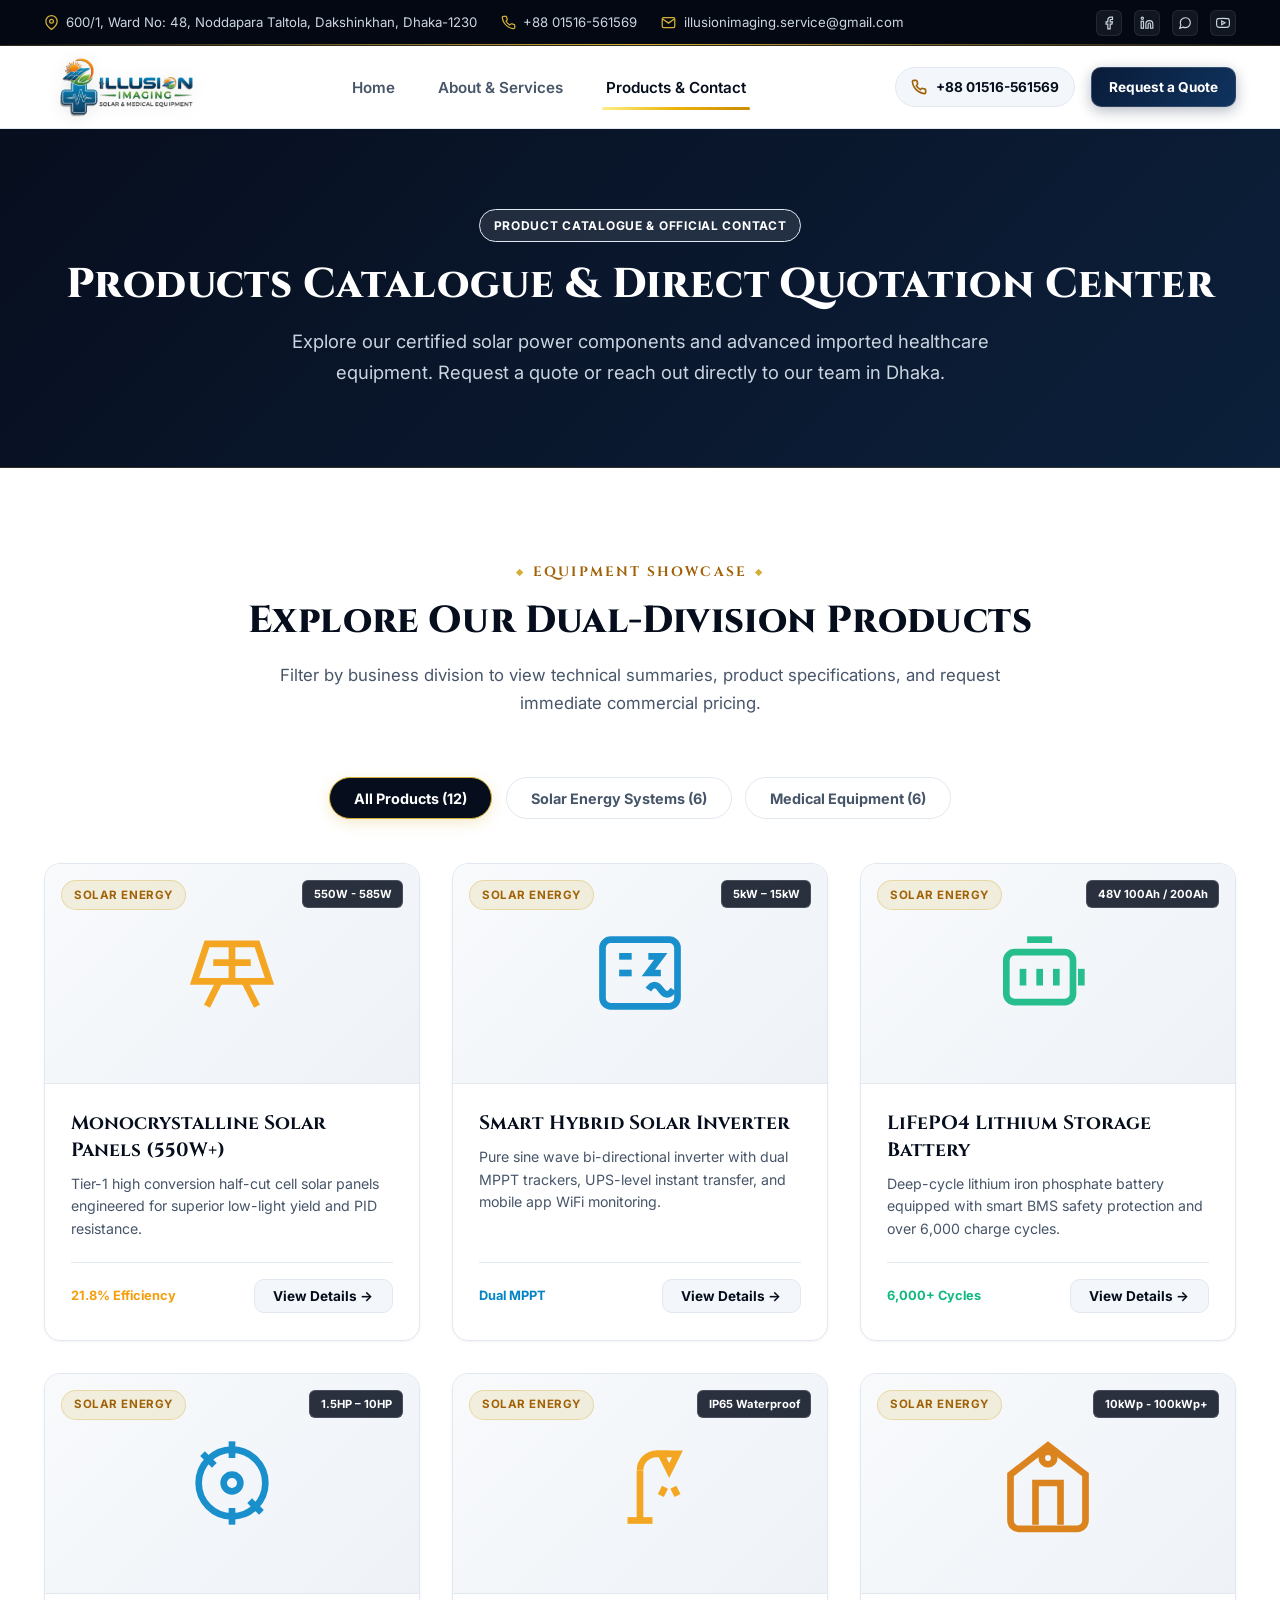
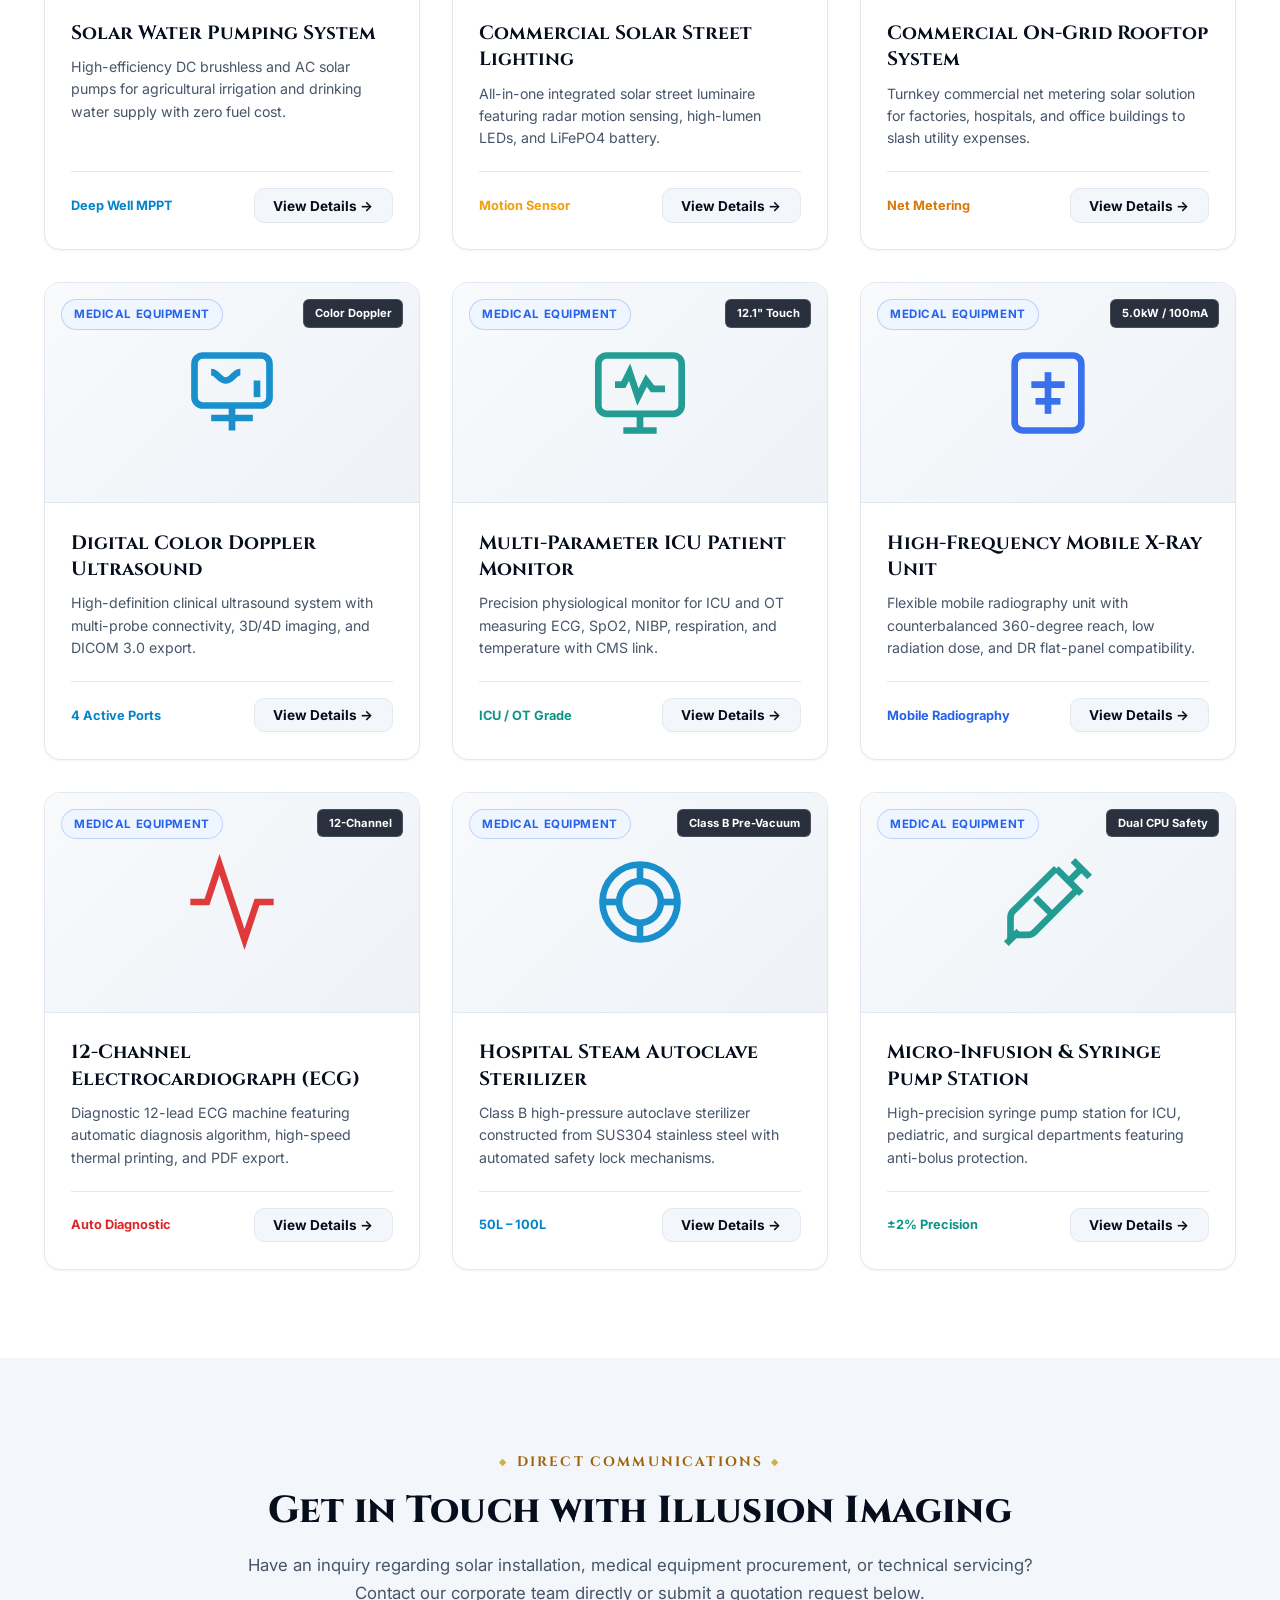
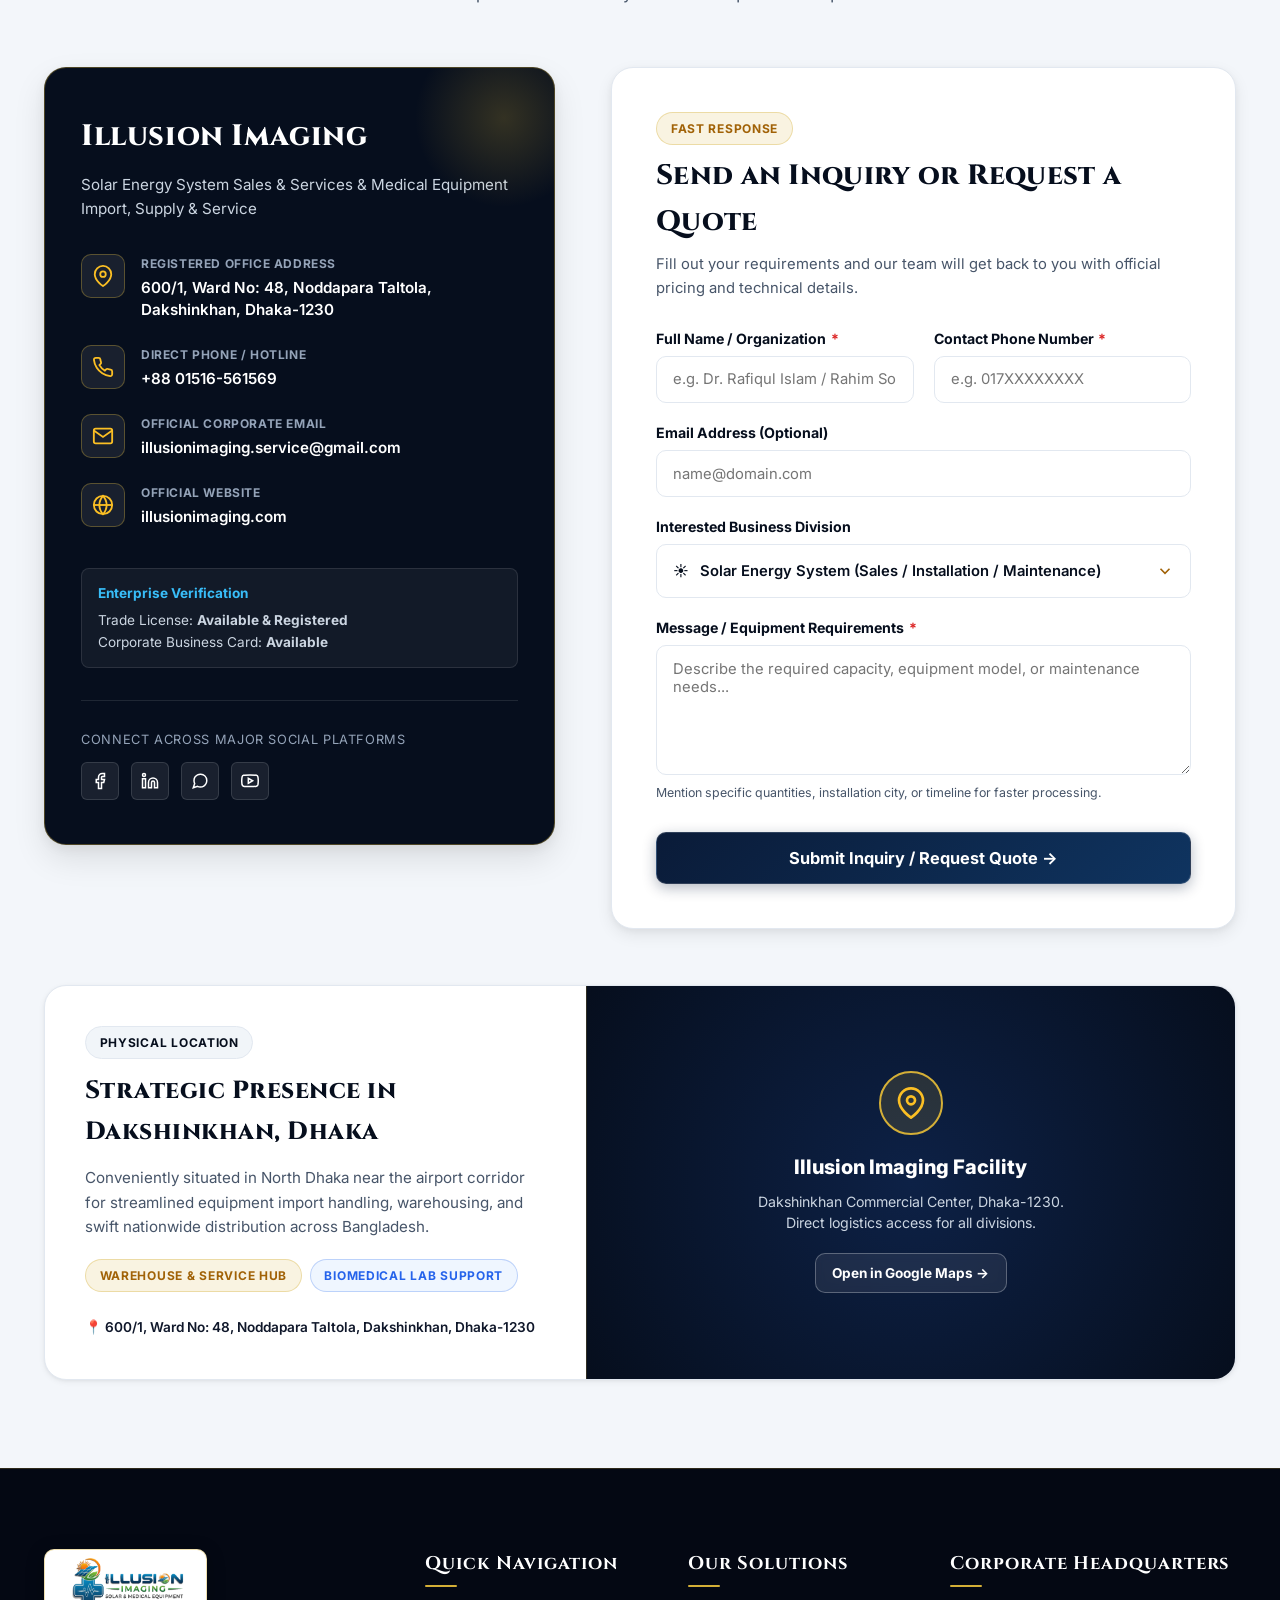
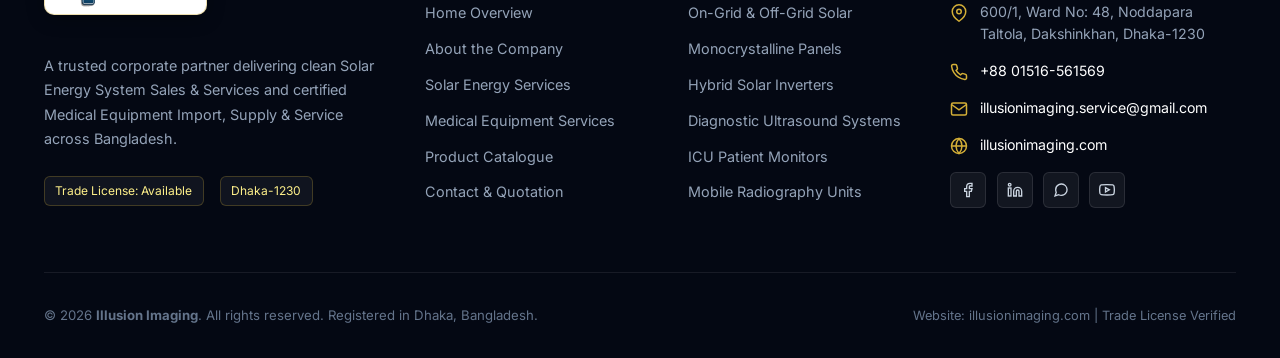
<file: products-contact.html>
<!DOCTYPE html>
<html lang="en">
<head>
  <meta charset="UTF-8">
  <meta name="viewport" content="width=device-width, initial-scale=1.0">
  <title>Products & Contact | Illusion Imaging - Solar Systems & Medical Equipment</title>
  <meta name="description" content="Explore Illusion Imaging's product catalogue of Solar Energy hardware and imported Medical Equipment. Get in touch with our Dhaka headquarters for quotes and inquiries.">
  <meta name="keywords" content="Solar Products Dhaka, Medical Equipment Catalogue, Solar Panels, Inverters, Ultrasound, Patient Monitor, Illusion Imaging Contact">
  
  <!-- Google Fonts: Cinzel (Royal Luxury Serif), Plus Jakarta Sans & Inter -->
  <link rel="preconnect" href="https://fonts.googleapis.com">
  <link rel="preconnect" href="https://fonts.gstatic.com" crossorigin>
  <link href="https://fonts.googleapis.com/css2?family=Cinzel:wght@600;700;800;900&family=Inter:wght@400;500;600;700&family=Plus+Jakarta+Sans:wght@600;700;800&display=swap" rel="stylesheet">
  
  <!-- Favicon / Brand Icon -->
  <link rel="icon" type="image/png" sizes="128x128" href="images/favicon.png?v=2">
  <link rel="shortcut icon" type="image/png" href="images/favicon.png?v=2">
  <link rel="icon" type="image/svg+xml" href="images/favicon.svg?v=2">
  <link rel="apple-touch-icon" href="images/favicon.png?v=2">
  
  <!-- Custom Stylesheet -->
  <link rel="stylesheet" href="css/style.css?v=3.2">
</head>
<body>

  <!-- Top Utility Bar -->
  <div class="top-bar">
    <div class="container top-bar-inner">
      <div class="top-info-list">
        <span class="top-info-item">
          <svg viewBox="0 0 24 24" fill="none" stroke="currentColor" stroke-width="2"><path d="M21 10c0 7-9 13-9 13s-9-6-9-13a9 9 0 0 1 18 0z"/><circle cx="12" cy="10" r="3"/></svg>
          600/1, Ward No: 48, Noddapara Taltola, Dakshinkhan, Dhaka-1230
        </span>
        <span class="top-info-item">
          <svg viewBox="0 0 24 24" fill="none" stroke="currentColor" stroke-width="2"><path d="M22 16.92v3a2 2 0 0 1-2.18 2 19.79 19.79 0 0 1-8.63-3.07 19.5 19.5 0 0 1-6-6 19.79 19.79 0 0 1-3.07-8.67A2 2 0 0 1 4.11 2h3a2 2 0 0 1 2 1.72 12.84 12.84 0 0 0 .7 2.81 2 2 0 0 1-.45 2.11L8.09 9.91a16 16 0 0 0 6 6l1.27-1.27a2 2 0 0 1 2.11-.45 12.84 12.84 0 0 0 2.81.7A2 2 0 0 1 22 16.92z"/></svg>
          <a href="tel:+8801516561569">+88 01516-561569</a>
        </span>
        <span class="top-info-item">
          <svg viewBox="0 0 24 24" fill="none" stroke="currentColor" stroke-width="2"><path d="M4 4h16c1.1 0 2 .9 2 2v12c0 1.1-.9 2-2 2H4c-1.1 0-2-.9-2-2V6c0-1.1.9-2 2-2z"/><polyline points="22,6 12,13 2,6"/></svg>
          <a href="mailto:illusionimaging.service@gmail.com">illusionimaging.service@gmail.com</a>
        </span>
      </div>

      <div class="top-social-list">
        <a href="https://facebook.com" target="_blank" rel="noopener noreferrer" class="top-social-link" title="Facebook" aria-label="Facebook">
          <svg width="14" height="14" viewBox="0 0 24 24" fill="none" stroke="currentColor" stroke-width="2"><path d="M18 2h-3a5 5 0 0 0-5 5v3H7v4h3v8h4v-8h3l1-4h-4V7a1 1 0 0 1 1-1h3z"/></svg>
        </a>
        <a href="https://linkedin.com" target="_blank" rel="noopener noreferrer" class="top-social-link" title="LinkedIn" aria-label="LinkedIn">
          <svg width="14" height="14" viewBox="0 0 24 24" fill="none" stroke="currentColor" stroke-width="2"><path d="M16 8a6 6 0 0 1 6 6v7h-4v-7a2 2 0 0 0-2-2 2 2 0 0 0-2 2v7h-4v-7a6 6 0 0 1 6-6z"/><rect x="2" y="9" width="4" height="12"/><circle cx="4" cy="4" r="2"/></svg>
        </a>
        <a href="https://wa.me/8801516561569" target="_blank" rel="noopener noreferrer" class="top-social-link" title="WhatsApp" aria-label="WhatsApp">
          <svg width="14" height="14" viewBox="0 0 24 24" fill="none" stroke="currentColor" stroke-width="2"><path d="M21 11.5a8.38 8.38 0 0 1-.9 3.8 8.5 8.5 0 0 1-7.6 4.7 8.38 8.38 0 0 1-3.8-.9L3 21l1.9-5.7a8.38 8.38 0 0 1-.9-3.8 8.5 8.5 0 0 1 4.7-7.6 8.38 8.38 0 0 1 3.8-.9h.5a8.48 8.48 0 0 1 8 8v.5z"/></svg>
        </a>
        <a href="https://youtube.com" target="_blank" rel="noopener noreferrer" class="top-social-link" title="YouTube" aria-label="YouTube">
          <svg width="14" height="14" viewBox="0 0 24 24" fill="none" stroke="currentColor" stroke-width="2"><path d="M22.54 6.42a2.78 2.78 0 0 0-1.94-2C18.88 4 12 4 12 4s-6.88 0-8.6.46a2.78 2.78 0 0 0-1.94 2A29 29 0 0 0 1 11.75a29 29 0 0 0 .46 5.33A2.78 2.78 0 0 0 3.4 19c1.72.46 8.6.46 8.6.46s6.88 0 8.6-.46a2.78 2.78 0 0 0 1.94-2 29 29 0 0 0 .46-5.25 29 29 0 0 0-.46-5.33z"/><polygon points="9.75 15.02 15.5 11.75 9.75 8.48 9.75 15.02"/></svg>
        </a>
      </div>
    </div>
  </div>

  <!-- Main Navigation Header -->
  <header class="site-header">
    <div class="container nav-container">
      <a href="./" class="brand-logo" aria-label="Illusion Imaging Home">
        <img src="images/official-logo.png" alt="Illusion Imaging - Solar &amp; Medical Equipment" class="header-brand-img">
      </a>

      <!-- Desktop Navigation Menu -->
      <nav class="nav-menu">
        <a href="./" class="nav-link">Home</a>
        <a href="about-services" class="nav-link">About &amp; Services</a>
        <a href="products-contact" class="nav-link active">Products &amp; Contact</a>
      </nav>

      <!-- Actions -->
      <div class="nav-actions">
        <a href="tel:+8801516561569" class="header-phone-pill">
          <svg width="16" height="16" viewBox="0 0 24 24" fill="none" stroke="currentColor" stroke-width="2.5"><path d="M22 16.92v3a2 2 0 0 1-2.18 2 19.79 19.79 0 0 1-8.63-3.07 19.5 19.5 0 0 1-6-6 19.79 19.79 0 0 1-3.07-8.67A2 2 0 0 1 4.11 2h3a2 2 0 0 1 2 1.72 12.84 12.84 0 0 0 .7 2.81 2 2 0 0 1-.45 2.11L8.09 9.91a16 16 0 0 0 6 6l1.27-1.27a2 2 0 0 1 2.11-.45 12.84 12.84 0 0 0 2.81.7A2 2 0 0 1 22 16.92z"/></svg>
          +88 01516-561569
        </a>
        <a href="#contact-section" class="btn btn-primary btn-sm">Request a Quote</a>
        <button id="menuToggle" class="menu-toggle" aria-label="Open mobile navigation">
          <svg viewBox="0 0 24 24" fill="none" stroke="currentColor" stroke-width="2.2">
            <line x1="3" y1="12" x2="21" y2="12"></line>
            <line x1="3" y1="6" x2="21" y2="6"></line>
            <line x1="3" y1="18" x2="21" y2="18"></line>
          </svg>
        </button>
      </div>
    </div>
  </header>

  <!-- Mobile Drawer -->
  <div id="drawerOverlay" class="mobile-drawer-overlay"></div>
  <div id="mobileDrawer" class="mobile-drawer">
    <div>
      <div class="drawer-header">
        <div class="drawer-brand-card">
          <img src="images/official-logo.png" alt="Illusion Imaging - Solar &amp; Medical Equipment" class="drawer-brand-img">
        </div>
        <button id="drawerClose" class="drawer-close">✕</button>
      </div>
      <nav class="drawer-nav">
        <a href="./" class="drawer-link">Home <span>→</span></a>
        <a href="about-services" class="drawer-link">About & Services <span>→</span></a>
        <a href="products-contact" class="drawer-link active">Products & Contact <span>→</span></a>
      </nav>
    </div>
    <div class="drawer-contact">
      <p><strong>Hotline:</strong> +88 01516-561569</p>
      <p><strong>Email:</strong> illusionimaging.service@gmail.com</p>
      <p><strong>Location:</strong> Dakshinkhan, Dhaka-1230</p>
      <div style="margin-top: 1.25rem;">
        <a href="#contact-section" class="btn btn-primary" style="width: 100%;">Get a Quick Quote</a>
      </div>
    </div>
  </div>

  <!-- Page Banner -->
  <section class="about-hero" style="background: linear-gradient(135deg, #070e1e 0%, #0c203b 100%);">
    <div class="container">
      <span class="badge badge-corporate" style="margin-bottom: 1rem; color: #fff; background: rgba(255, 255, 255, 0.1);">Product Catalogue & Official Contact</span>
      <h1 class="hero-headline" style="font-size: 2.6rem; margin-bottom: 1rem;">
        Products Catalogue & Direct Quotation Center
      </h1>
      <p style="font-size: 1.15rem; color: #cbd5e1; max-width: 720px; margin: 0 auto;">
        Explore our certified solar power components and advanced imported healthcare equipment. Request a quote or reach out directly to our team in Dhaka.
      </p>
    </div>
  </section>

  <!-- Products Section -->
  <section id="products-section" class="section-py" style="background-color: #ffffff;">
    <div class="container">
      <div class="section-header">
        <span class="section-tag">Equipment Showcase</span>
        <h2 class="section-title">Explore Our Dual-Division Products</h2>
        <p class="section-desc">
          Filter by business division to view technical summaries, product specifications, and request immediate commercial pricing.
        </p>
      </div>

      <!-- Filter Tabs -->
      <div class="product-filter-bar">
        <button class="filter-btn active" data-filter="all">All Products (12)</button>
        <button class="filter-btn" data-filter="solar">Solar Energy Systems (6)</button>
        <button class="filter-btn" data-filter="medical">Medical Equipment (6)</button>
      </div>

      <!-- Products Grid -->
      <div class="products-grid">
        
        <!-- SOLAR PRODUCT 1 -->
        <div class="product-card" data-category="solar">
          <div class="product-img-wrapper">
            <span class="product-category-tag badge-solar">Solar Energy</span>
            <span class="product-status-tag">550W - 585W</span>
            <svg viewBox="0 0 24 24" fill="none" stroke="#f59e0b" stroke-width="1.6">
              <polygon points="3 14 6 5 18 5 21 14 3 14"/>
              <line x1="12" y1="5" x2="12" y2="14"/>
              <line x1="7.5" y1="9.5" x2="16.5" y2="9.5"/>
              <line x1="9" y1="14" x2="6" y2="20"/>
              <line x1="15" y1="14" x2="18" y2="20"/>
            </svg>
          </div>
          <div class="product-card-body">
            <div>
              <h3 class="product-title">Monocrystalline Solar Panels (550W+)</h3>
              <p class="product-desc">Tier-1 high conversion half-cut cell solar panels engineered for superior low-light yield and PID resistance.</p>
            </div>
            <div class="product-card-footer">
              <span style="font-size: 0.8rem; font-weight: 700; color: #f59e0b;">21.8% Efficiency</span>
              <button class="product-view-btn" data-product-id="solar-mono-550">View Details &rarr;</button>
            </div>
          </div>
        </div>

        <!-- SOLAR PRODUCT 2 -->
        <div class="product-card" data-category="solar">
          <div class="product-img-wrapper">
            <span class="product-category-tag badge-solar">Solar Energy</span>
            <span class="product-status-tag">5kW – 15kW</span>
            <svg viewBox="0 0 24 24" fill="none" stroke="#0284c7" stroke-width="1.6">
              <rect x="3" y="4" width="18" height="16" rx="2"/>
              <line x1="7" y1="8" x2="10" y2="8"/>
              <line x1="7" y1="12" x2="10" y2="12"/>
              <path d="M14 8h3l-3 4h3"/>
              <path d="M14 16c1-1.5 2-1.5 3 0s2 1.5 3 0"/>
            </svg>
          </div>
          <div class="product-card-body">
            <div>
              <h3 class="product-title">Smart Hybrid Solar Inverter</h3>
              <p class="product-desc">Pure sine wave bi-directional inverter with dual MPPT trackers, UPS-level instant transfer, and mobile app WiFi monitoring.</p>
            </div>
            <div class="product-card-footer">
              <span style="font-size: 0.8rem; font-weight: 700; color: #0284c7;">Dual MPPT</span>
              <button class="product-view-btn" data-product-id="solar-hybrid-inverter">View Details &rarr;</button>
            </div>
          </div>
        </div>

        <!-- SOLAR PRODUCT 3 -->
        <div class="product-card" data-category="solar">
          <div class="product-img-wrapper">
            <span class="product-category-tag badge-solar">Solar Energy</span>
            <span class="product-status-tag">48V 100Ah / 200Ah</span>
            <svg viewBox="0 0 24 24" fill="none" stroke="#10b981" stroke-width="1.6">
              <rect x="2" y="7" width="16" height="12" rx="2"/>
              <line x1="6" y1="11" x2="6" y2="15"/>
              <line x1="10" y1="11" x2="10" y2="15"/>
              <line x1="14" y1="11" x2="14" y2="15"/>
              <path d="M20 11v4"/>
              <path d="M7 4h6"/>
            </svg>
          </div>
          <div class="product-card-body">
            <div>
              <h3 class="product-title">LiFePO4 Lithium Storage Battery</h3>
              <p class="product-desc">Deep-cycle lithium iron phosphate battery equipped with smart BMS safety protection and over 6,000 charge cycles.</p>
            </div>
            <div class="product-card-footer">
              <span style="font-size: 0.8rem; font-weight: 700; color: #10b981;">6,000+ Cycles</span>
              <button class="product-view-btn" data-product-id="solar-lifepo4-battery">View Details &rarr;</button>
            </div>
          </div>
        </div>

        <!-- SOLAR PRODUCT 4 -->
        <div class="product-card" data-category="solar">
          <div class="product-img-wrapper">
            <span class="product-category-tag badge-solar">Solar Energy</span>
            <span class="product-status-tag">1.5HP – 10HP</span>
            <svg viewBox="0 0 24 24" fill="none" stroke="#0284c7" stroke-width="1.6">
              <circle cx="12" cy="12" r="8"/>
              <path d="M12 2v4"/><path d="M12 18v4"/>
              <path d="M4.93 4.93l2.83 2.83"/><path d="M16.24 16.24l2.83 2.83"/>
              <circle cx="12" cy="12" r="2"/>
            </svg>
          </div>
          <div class="product-card-body">
            <div>
              <h3 class="product-title">Solar Water Pumping System</h3>
              <p class="product-desc">High-efficiency DC brushless and AC solar pumps for agricultural irrigation and drinking water supply with zero fuel cost.</p>
            </div>
            <div class="product-card-footer">
              <span style="font-size: 0.8rem; font-weight: 700; color: #0284c7;">Deep Well MPPT</span>
              <button class="product-view-btn" data-product-id="solar-water-pump">View Details &rarr;</button>
            </div>
          </div>
        </div>

        <!-- SOLAR PRODUCT 5 -->
        <div class="product-card" data-category="solar">
          <div class="product-img-wrapper">
            <span class="product-category-tag badge-solar">Solar Energy</span>
            <span class="product-status-tag">IP65 Waterproof</span>
            <svg viewBox="0 0 24 24" fill="none" stroke="#f59e0b" stroke-width="1.6">
              <path d="M9 21h6"/><path d="M12 21V9"/><path d="M12 9a4 4 0 0 1 4-4h3"/>
              <polygon points="17 5 21 5 19 9 17 5"/>
              <path d="M18 13l-1 2"/><path d="M20 13l1 2"/>
            </svg>
          </div>
          <div class="product-card-body">
            <div>
              <h3 class="product-title">Commercial Solar Street Lighting</h3>
              <p class="product-desc">All-in-one integrated solar street luminaire featuring radar motion sensing, high-lumen LEDs, and LiFePO4 battery.</p>
            </div>
            <div class="product-card-footer">
              <span style="font-size: 0.8rem; font-weight: 700; color: #f59e0b;">Motion Sensor</span>
              <button class="product-view-btn" data-product-id="solar-street-light">View Details &rarr;</button>
            </div>
          </div>
        </div>

        <!-- SOLAR PRODUCT 6 -->
        <div class="product-card" data-category="solar">
          <div class="product-img-wrapper">
            <span class="product-category-tag badge-solar">Solar Energy</span>
            <span class="product-status-tag">10kWp - 100kWp+</span>
            <svg viewBox="0 0 24 24" fill="none" stroke="#d97706" stroke-width="1.6">
              <path d="M3 10l9-7 9 7v11a2 2 0 0 1-2 2H5a2 2 0 0 1-2-2z"/>
              <polyline points="9 22 9 12 15 12 15 22"/>
              <circle cx="12" cy="6" r="1.5"/>
            </svg>
          </div>
          <div class="product-card-body">
            <div>
              <h3 class="product-title">Commercial On-Grid Rooftop System</h3>
              <p class="product-desc">Turnkey commercial net metering solar solution for factories, hospitals, and office buildings to slash utility expenses.</p>
            </div>
            <div class="product-card-footer">
              <span style="font-size: 0.8rem; font-weight: 700; color: #d97706;">Net Metering</span>
              <button class="product-view-btn" data-product-id="solar-rooftop-kit">View Details &rarr;</button>
            </div>
          </div>
        </div>

        <!-- MEDICAL PRODUCT 1 -->
        <div class="product-card" data-category="medical">
          <div class="product-img-wrapper">
            <span class="product-category-tag badge-medical">Medical Equipment</span>
            <span class="product-status-tag">Color Doppler</span>
            <svg viewBox="0 0 24 24" fill="none" stroke="#0284c7" stroke-width="1.6">
              <rect x="3" y="3" width="18" height="12" rx="2"/>
              <path d="M7 18h10"/>
              <path d="M12 15v6"/>
              <path d="M7 7c1.5 0 2 2 3.5 2s2-2 3.5-2"/>
              <path d="M18 9v4"/>
            </svg>
          </div>
          <div class="product-card-body">
            <div>
              <h3 class="product-title">Digital Color Doppler Ultrasound</h3>
              <p class="product-desc">High-definition clinical ultrasound system with multi-probe connectivity, 3D/4D imaging, and DICOM 3.0 export.</p>
            </div>
            <div class="product-card-footer">
              <span style="font-size: 0.8rem; font-weight: 700; color: #0284c7;">4 Active Ports</span>
              <button class="product-view-btn" data-product-id="med-ultrasound">View Details &rarr;</button>
            </div>
          </div>
        </div>

        <!-- MEDICAL PRODUCT 2 -->
        <div class="product-card" data-category="medical">
          <div class="product-img-wrapper">
            <span class="product-category-tag badge-medical">Medical Equipment</span>
            <span class="product-status-tag">12.1" Touch</span>
            <svg viewBox="0 0 24 24" fill="none" stroke="#0d9488" stroke-width="1.6">
              <rect x="2" y="3" width="20" height="14" rx="2"/>
              <line x1="8" y1="21" x2="16" y2="21"/>
              <line x1="12" y1="17" x2="12" y2="21"/>
              <path d="M6 10h2l1.5-3 2 6 2-4 1.5 2h3"/>
            </svg>
          </div>
          <div class="product-card-body">
            <div>
              <h3 class="product-title">Multi-Parameter ICU Patient Monitor</h3>
              <p class="product-desc">Precision physiological monitor for ICU and OT measuring ECG, SpO2, NIBP, respiration, and temperature with CMS link.</p>
            </div>
            <div class="product-card-footer">
              <span style="font-size: 0.8rem; font-weight: 700; color: #0d9488;">ICU / OT Grade</span>
              <button class="product-view-btn" data-product-id="med-patient-monitor">View Details &rarr;</button>
            </div>
          </div>
        </div>

        <!-- MEDICAL PRODUCT 3 -->
        <div class="product-card" data-category="medical">
          <div class="product-img-wrapper">
            <span class="product-category-tag badge-medical">Medical Equipment</span>
            <span class="product-status-tag">5.0kW / 100mA</span>
            <svg viewBox="0 0 24 24" fill="none" stroke="#2563eb" stroke-width="1.6">
              <rect x="4" y="3" width="16" height="18" rx="2"/>
              <path d="M12 7v10"/>
              <path d="M8 10h8"/>
              <path d="M9 14h6"/>
            </svg>
          </div>
          <div class="product-card-body">
            <div>
              <h3 class="product-title">High-Frequency Mobile X-Ray Unit</h3>
              <p class="product-desc">Flexible mobile radiography unit with counterbalanced 360-degree reach, low radiation dose, and DR flat-panel compatibility.</p>
            </div>
            <div class="product-card-footer">
              <span style="font-size: 0.8rem; font-weight: 700; color: #2563eb;">Mobile Radiography</span>
              <button class="product-view-btn" data-product-id="med-xray-unit">View Details &rarr;</button>
            </div>
          </div>
        </div>

        <!-- MEDICAL PRODUCT 4 -->
        <div class="product-card" data-category="medical">
          <div class="product-img-wrapper">
            <span class="product-category-tag badge-medical">Medical Equipment</span>
            <span class="product-status-tag">12-Channel</span>
            <svg viewBox="0 0 24 24" fill="none" stroke="#dc2626" stroke-width="1.6">
              <path d="M22 12h-4l-3 9L9 3l-3 9H2"/>
            </svg>
          </div>
          <div class="product-card-body">
            <div>
              <h3 class="product-title">12-Channel Electrocardiograph (ECG)</h3>
              <p class="product-desc">Diagnostic 12-lead ECG machine featuring automatic diagnosis algorithm, high-speed thermal printing, and PDF export.</p>
            </div>
            <div class="product-card-footer">
              <span style="font-size: 0.8rem; font-weight: 700; color: #dc2626;">Auto Diagnostic</span>
              <button class="product-view-btn" data-product-id="med-ecg-machine">View Details &rarr;</button>
            </div>
          </div>
        </div>

        <!-- MEDICAL PRODUCT 5 -->
        <div class="product-card" data-category="medical">
          <div class="product-img-wrapper">
            <span class="product-category-tag badge-medical">Medical Equipment</span>
            <span class="product-status-tag">Class B Pre-Vacuum</span>
            <svg viewBox="0 0 24 24" fill="none" stroke="#0284c7" stroke-width="1.6">
              <circle cx="12" cy="12" r="9"/>
              <circle cx="12" cy="12" r="5"/>
              <line x1="12" y1="3" x2="12" y2="7"/>
              <line x1="12" y1="17" x2="12" y2="21"/>
              <line x1="3" y1="12" x2="7" y2="12"/>
              <line x1="17" y1="12" x2="21" y2="12"/>
            </svg>
          </div>
          <div class="product-card-body">
            <div>
              <h3 class="product-title">Hospital Steam Autoclave Sterilizer</h3>
              <p class="product-desc">Class B high-pressure autoclave sterilizer constructed from SUS304 stainless steel with automated safety lock mechanisms.</p>
            </div>
            <div class="product-card-footer">
              <span style="font-size: 0.8rem; font-weight: 700; color: #0284c7;">50L – 100L</span>
              <button class="product-view-btn" data-product-id="med-autoclave">View Details &rarr;</button>
            </div>
          </div>
        </div>

        <!-- MEDICAL PRODUCT 6 -->
        <div class="product-card" data-category="medical">
          <div class="product-img-wrapper">
            <span class="product-category-tag badge-medical">Medical Equipment</span>
            <span class="product-status-tag">Dual CPU Safety</span>
            <svg viewBox="0 0 24 24" fill="none" stroke="#0d9488" stroke-width="1.6">
              <path d="m18 2 4 4"/>
              <path d="m17 7 3-3"/>
              <path d="M19 9 8.7 19.3c-.4.4-1 .6-1.6.6H3v-4.1c0-.6.2-1.2.6-1.6L14 3.9"/>
              <path d="m9 11 4 4"/>
              <path d="m5 19-3 3"/>
              <path d="m14 4 6 6"/>
            </svg>
          </div>
          <div class="product-card-body">
            <div>
              <h3 class="product-title">Micro-Infusion & Syringe Pump Station</h3>
              <p class="product-desc">High-precision syringe pump station for ICU, pediatric, and surgical departments featuring anti-bolus protection.</p>
            </div>
            <div class="product-card-footer">
              <span style="font-size: 0.8rem; font-weight: 700; color: #0d9488;">±2% Precision</span>
              <button class="product-view-btn" data-product-id="med-syringe-pump">View Details &rarr;</button>
            </div>
          </div>
        </div>

      </div>
    </div>
  </section>

  <!-- Contact Section -->
  <section id="contact-section" class="section-py" style="background-color: var(--bg-surface-subtle);">
    <div class="container">
      <div class="section-header">
        <span class="section-tag">Direct Communications</span>
        <h2 class="section-title">Get in Touch with Illusion Imaging</h2>
        <p class="section-desc">
          Have an inquiry regarding solar installation, medical equipment procurement, or technical servicing? Contact our corporate team directly or submit a quotation request below.
        </p>
      </div>

      <!-- Contact Layout Grid -->
      <div class="contact-layout-grid">
        <!-- Left Column: Company Information Panel -->
        <div class="contact-info-panel">
          <h3 class="contact-panel-title">Illusion Imaging</h3>
          <p class="contact-panel-desc">
            Solar Energy System Sales & Services & Medical Equipment Import, Supply & Service
          </p>

          <div class="contact-detail-list">
            <!-- Address -->
            <div class="contact-detail-row">
              <div class="contact-icon-circle">
                <svg width="22" height="22" viewBox="0 0 24 24" fill="none" stroke="currentColor" stroke-width="2"><path d="M21 10c0 7-9 13-9 13s-9-6-9-13a9 9 0 0 1 18 0z"/><circle cx="12" cy="10" r="3"/></svg>
              </div>
              <div>
                <div class="contact-detail-label">Registered Office Address</div>
                <div class="contact-detail-text">
                  600/1, Ward No: 48, Noddapara Taltola, Dakshinkhan, Dhaka-1230
                </div>
              </div>
            </div>

            <!-- Phone -->
            <div class="contact-detail-row">
              <div class="contact-icon-circle">
                <svg width="22" height="22" viewBox="0 0 24 24" fill="none" stroke="currentColor" stroke-width="2"><path d="M22 16.92v3a2 2 0 0 1-2.18 2 19.79 19.79 0 0 1-8.63-3.07 19.5 19.5 0 0 1-6-6 19.79 19.79 0 0 1-3.07-8.67A2 2 0 0 1 4.11 2h3a2 2 0 0 1 2 1.72 12.84 12.84 0 0 0 .7 2.81 2 2 0 0 1-.45 2.11L8.09 9.91a16 16 0 0 0 6 6l1.27-1.27a2 2 0 0 1 2.11-.45 12.84 12.84 0 0 0 2.81.7A2 2 0 0 1 22 16.92z"/></svg>
              </div>
              <div>
                <div class="contact-detail-label">Direct Phone / Hotline</div>
                <div class="contact-detail-text">
                  <a href="tel:+8801516561569">+88 01516-561569</a>
                </div>
              </div>
            </div>

            <!-- Email -->
            <div class="contact-detail-row">
              <div class="contact-icon-circle">
                <svg width="22" height="22" viewBox="0 0 24 24" fill="none" stroke="currentColor" stroke-width="2"><path d="M4 4h16c1.1 0 2 .9 2 2v12c0 1.1-.9 2-2 2H4c-1.1 0-2-.9-2-2V6c0-1.1.9-2 2-2z"/><polyline points="22,6 12,13 2,6"/></svg>
              </div>
              <div>
                <div class="contact-detail-label">Official Corporate Email</div>
                <div class="contact-detail-text">
                  <a href="mailto:illusionimaging.service@gmail.com">illusionimaging.service@gmail.com</a>
                </div>
              </div>
            </div>

            <!-- Domain -->
            <div class="contact-detail-row">
              <div class="contact-icon-circle">
                <svg width="22" height="22" viewBox="0 0 24 24" fill="none" stroke="currentColor" stroke-width="2"><circle cx="12" cy="12" r="10"/><line x1="2" y1="12" x2="22" y2="12"/><path d="M12 2a15.3 15.3 0 0 1 4 10 15.3 15.3 0 0 1-4 10 15.3 15.3 0 0 1-4-10 15.3 15.3 0 0 1 4-10z"/></svg>
              </div>
              <div>
                <div class="contact-detail-label">Official Website</div>
                <div class="contact-detail-text">
                  <a href="https://illusionimaging.com" target="_blank" style="color: #fff;">illusionimaging.com</a>
                </div>
              </div>
            </div>
          </div>

          <!-- Business Credentials -->
          <div style="background: rgba(255, 255, 255, 0.05); border: 1px solid rgba(255, 255, 255, 0.1); border-radius: 8px; padding: 0.85rem 1rem; margin-bottom: 2rem; font-size: 0.85rem;">
            <div style="color: #38bdf8; font-weight: 700; margin-bottom: 0.25rem;">Enterprise Verification</div>
            <div style="color: #cbd5e1;">Trade License: <strong>Available & Registered</strong></div>
            <div style="color: #cbd5e1;">Corporate Business Card: <strong>Available</strong></div>
          </div>

          <!-- Social Media Icons -->
          <div class="contact-panel-socials">
            <div class="contact-social-label">Connect Across Major Social Platforms</div>
            <div class="contact-social-icons">
              <a href="https://facebook.com" target="_blank" rel="noopener noreferrer" class="contact-social-btn" title="Facebook" aria-label="Facebook">
                <svg width="18" height="18" viewBox="0 0 24 24" fill="none" stroke="currentColor" stroke-width="2"><path d="M18 2h-3a5 5 0 0 0-5 5v3H7v4h3v8h4v-8h3l1-4h-4V7a1 1 0 0 1 1-1h3z"/></svg>
              </a>
              <a href="https://linkedin.com" target="_blank" rel="noopener noreferrer" class="contact-social-btn" title="LinkedIn" aria-label="LinkedIn">
                <svg width="18" height="18" viewBox="0 0 24 24" fill="none" stroke="currentColor" stroke-width="2"><path d="M16 8a6 6 0 0 1 6 6v7h-4v-7a2 2 0 0 0-2-2 2 2 0 0 0-2 2v7h-4v-7a6 6 0 0 1 6-6z"/><rect x="2" y="9" width="4" height="12"/><circle cx="4" cy="4" r="2"/></svg>
              </a>
              <a href="https://wa.me/8801516561569" target="_blank" rel="noopener noreferrer" class="contact-social-btn" title="WhatsApp" aria-label="WhatsApp">
                <svg width="18" height="18" viewBox="0 0 24 24" fill="none" stroke="currentColor" stroke-width="2"><path d="M21 11.5a8.38 8.38 0 0 1-.9 3.8 8.5 8.5 0 0 1-7.6 4.7 8.38 8.38 0 0 1-3.8-.9L3 21l1.9-5.7a8.38 8.38 0 0 1-.9-3.8 8.5 8.5 0 0 1 4.7-7.6 8.38 8.38 0 0 1 3.8-.9h.5a8.48 8.48 0 0 1 8 8v.5z"/></svg>
              </a>
              <a href="https://youtube.com" target="_blank" rel="noopener noreferrer" class="contact-social-btn" title="YouTube" aria-label="YouTube">
                <svg width="18" height="18" viewBox="0 0 24 24" fill="none" stroke="currentColor" stroke-width="2"><path d="M22.54 6.42a2.78 2.78 0 0 0-1.94-2C18.88 4 12 4 12 4s-6.88 0-8.6.46a2.78 2.78 0 0 0-1.94 2A29 29 0 0 0 1 11.75a29 29 0 0 0 .46 5.33A2.78 2.78 0 0 0 3.4 19c1.72.46 8.6.46 8.6.46s6.88 0 8.6-.46a2.78 2.78 0 0 0 1.94-2 29 29 0 0 0 .46-5.25 29 29 0 0 0-.46-5.33z"/><polygon points="9.75 15.02 15.5 11.75 9.75 8.48 9.75 15.02"/></svg>
              </a>
            </div>
          </div>
        </div>

        <!-- Right Column: Interactive Quotation & Inquiry Form -->
        <div class="contact-form-card">
          <div class="form-header-box">
            <span class="badge badge-solar" style="margin-bottom: 0.5rem;">Fast Response</span>
            <h3 class="form-title">Send an Inquiry or Request a Quote</h3>
            <p class="form-subtitle">Fill out your requirements and our team will get back to you with official pricing and technical details.</p>
          </div>

          <form id="contactForm" class="contact-form" novalidate>
            <div class="form-row">
              <div class="form-group">
                <label for="clientName" class="form-label">Full Name / Organization <span class="required">*</span></label>
                <input type="text" id="clientName" class="form-input" placeholder="e.g. Dr. Rafiqul Islam / Rahim Solar Ltd" required>
              </div>

              <div class="form-group">
                <label for="clientPhone" class="form-label">Contact Phone Number <span class="required">*</span></label>
                <input type="tel" id="clientPhone" class="form-input" placeholder="e.g. 017XXXXXXXX" required>
              </div>
            </div>

            <div class="form-group">
              <label for="clientEmail" class="form-label">Email Address (Optional)</label>
              <input type="email" id="clientEmail" class="form-input" placeholder="name@domain.com">
            </div>

            <div class="form-group">
              <label class="form-label">Interested Business Division</label>
              <div class="custom-select-wrapper" id="customSelectWrapper">
                <!-- Hidden real select to maintain form and JS compatibility -->
                <select id="serviceCategory" name="serviceCategory" class="real-select-hidden">
                  <option value="solar" selected>Solar Energy System (Sales / Installation / Maintenance)</option>
                  <option value="medical">Medical Equipment (Import / Supply / Service)</option>
                  <option value="both">Both Solar & Medical Solutions</option>
                  <option value="general">General Corporate Inquiry</option>
                </select>

                <!-- Custom trigger box -->
                <div class="custom-select-trigger" id="customSelectTrigger" tabindex="0" role="button" aria-haspopup="listbox" aria-expanded="false">
                  <div class="custom-select-selected">
                    <span class="custom-select-icon">☀️</span>
                    <span class="custom-select-text">Solar Energy System (Sales / Installation / Maintenance)</span>
                  </div>
                  <svg class="custom-select-arrow" width="18" height="18" viewBox="0 0 24 24" fill="none" stroke="currentColor" stroke-width="2.2"><polyline points="6 9 12 15 18 9"/></svg>
                </div>

                <!-- Custom luxury options list -->
                <div class="custom-select-options" id="customSelectOptions" role="listbox">
                  <div class="custom-option selected" data-value="solar" data-icon="☀️" data-label="Solar Energy System (Sales / Installation / Maintenance)">
                    <span class="opt-icon">☀️</span>
                    <div class="opt-content">
                      <span class="opt-title">Solar Energy System</span>
                      <span class="opt-sub">Sales • Installation • Maintenance</span>
                    </div>
                    <span class="opt-check">✓</span>
                  </div>
                  <div class="custom-option" data-value="medical" data-icon="🏥" data-label="Medical Equipment (Import / Supply / Service)">
                    <span class="opt-icon">🏥</span>
                    <div class="opt-content">
                      <span class="opt-title">Medical Equipment</span>
                      <span class="opt-sub">Direct Import • Clinical Supply • Service</span>
                    </div>
                    <span class="opt-check">✓</span>
                  </div>
                  <div class="custom-option" data-value="both" data-icon="⚡" data-label="Both Solar & Medical Solutions">
                    <span class="opt-icon">⚡</span>
                    <div class="opt-content">
                      <span class="opt-title">Both Solar & Medical Solutions</span>
                      <span class="opt-sub">Integrated Enterprise Package</span>
                    </div>
                    <span class="opt-check">✓</span>
                  </div>
                  <div class="custom-option" data-value="general" data-icon="✉️" data-label="General Corporate Inquiry">
                    <span class="opt-icon">✉️</span>
                    <div class="opt-content">
                      <span class="opt-title">General Corporate Inquiry</span>
                      <span class="opt-sub">Partnership, Consultation & Other Info</span>
                    </div>
                    <span class="opt-check">✓</span>
                  </div>
                </div>
              </div>
            </div>

            <div class="form-group">
              <label for="clientMessage" class="form-label">Message / Equipment Requirements <span class="required">*</span></label>
              <textarea id="clientMessage" class="form-textarea" placeholder="Describe the required capacity, equipment model, or maintenance needs..." required></textarea>
              <span class="form-helper">Mention specific quantities, installation city, or timeline for faster processing.</span>
            </div>

            <div style="margin-top: 0.5rem;">
              <button type="submit" class="btn btn-primary btn-lg" style="width: 100%;">
                Submit Inquiry / Request Quote &rarr;
              </button>
            </div>
          </form>
        </div>
      </div>

      <!-- Location Map & Access Card -->
      <div class="location-map-card">
        <div class="location-map-info">
          <span class="badge badge-corporate" style="margin-bottom: 0.75rem; align-self: flex-start;">Physical Location</span>
          <h3 class="location-map-title">Strategic Presence in Dakshinkhan, Dhaka</h3>
          <p style="font-size: 0.95rem; color: var(--text-muted); line-height: 1.6; margin-bottom: 1.25rem;">
            Conveniently situated in North Dhaka near the airport corridor for streamlined equipment import handling, warehousing, and swift nationwide distribution across Bangladesh.
          </p>
          <div class="location-badge-row">
            <span class="badge badge-solar">Warehouse & Service Hub</span>
            <span class="badge badge-medical">Biomedical Lab Support</span>
          </div>
          <p style="font-size: 0.85rem; color: var(--text-main); font-weight: 600;">
            📍 600/1, Ward No: 48, Noddapara Taltola, Dakshinkhan, Dhaka-1230
          </p>
        </div>

        <div class="location-map-visual">
          <div class="location-pin-icon">
            <svg width="32" height="32" viewBox="0 0 24 24" fill="none" stroke="currentColor" stroke-width="2"><path d="M21 10c0 7-9 13-9 13s-9-6-9-13a9 9 0 0 1 18 0z"/><circle cx="12" cy="10" r="3"/></svg>
          </div>
          <h4 style="font-size: 1.25rem; font-weight: 800; color: #fff; margin-bottom: 0.4rem;">Illusion Imaging Facility</h4>
          <p style="font-size: 0.885rem; color: #cbd5e1; max-width: 320px; line-height: 1.5;">
            Dakshinkhan Commercial Center, Dhaka-1230. Direct logistics access for all divisions.
          </p>
          <a href="https://maps.google.com/?q=Dakshinkhan+Dhaka+1230" target="_blank" rel="noopener noreferrer" class="btn btn-outline-white btn-sm" style="margin-top: 1.25rem;">
            Open in Google Maps &rarr;
          </a>
        </div>
      </div>
    </div>
  </section>

  <!-- Product Details Modal Component -->
  <div id="productModal" class="modal-backdrop" aria-hidden="true" role="dialog">
    <div class="modal-card">
      <button id="modalClose" class="modal-close-btn" aria-label="Close modal">
        <svg viewBox="0 0 24 24" fill="none" stroke="currentColor" stroke-width="2.5" stroke-linecap="round" stroke-linejoin="round">
          <line x1="18" y1="6" x2="6" y2="18"></line>
          <line x1="6" y1="6" x2="18" y2="18"></line>
        </svg>
      </button>
      <div class="modal-scroll-body">
        <div class="modal-banner" id="modalIconContainer">
          <!-- Dynamic Icon injected by main.js -->
        </div>
        <div class="modal-content-inner">
          <div class="modal-category-chip">
            <span id="modalCategoryBadge" class="badge"></span>
          </div>
          <h3 id="modalTitle" class="modal-title"></h3>
          <p id="modalOverview" class="modal-overview"></p>

          <h4 class="modal-specs-title">Technical Specifications</h4>
          <div id="modalSpecs" class="modal-specs-list">
            <!-- Dynamic specs injected here -->
          </div>

          <h4 class="modal-specs-title">Key Performance Highlights</h4>
          <ul id="modalFeatures" style="margin-bottom: 1.5rem;">
            <!-- Dynamic features injected here -->
          </ul>

          <div class="modal-actions">
            <button id="modalInquireBtn" class="btn btn-primary" style="flex: 1;">Inquire About This Product</button>
            <button onclick="document.getElementById('productModal').classList.remove('open'); document.body.style.overflow='';" class="btn btn-outline">Close</button>
          </div>
        </div>
      </div>
    </div>
  </div>

  <!-- Scroll to Top Button -->
  <button id="backToTop" class="back-to-top" aria-label="Scroll to top">
    <svg width="20" height="20" viewBox="0 0 24 24" fill="none" stroke="currentColor" stroke-width="2.5"><polyline points="18 15 12 9 6 15"/></svg>
  </button>

  <!-- Footer -->
  <footer class="site-footer">
    <div class="container">
      <div class="footer-top-grid">
        <div>
          <div class="footer-brand-card">
            <img src="images/official-logo.png" alt="Illusion Imaging - Solar &amp; Medical Equipment" class="footer-brand-img">
          </div>
          <p class="footer-col-desc">
            A trusted corporate partner delivering clean Solar Energy System Sales & Services and certified Medical Equipment Import, Supply & Service across Bangladesh.
          </p>
          <div class="footer-bottom-badges">
            <span class="footer-badge">Trade License: Available</span>
            <span class="footer-badge">Dhaka-1230</span>
          </div>
        </div>

        <div>
          <h4 class="footer-col-title">Quick Navigation</h4>
          <ul class="footer-links-list">
            <li><a href="./">Home Overview</a></li>
            <li><a href="about-services">About the Company</a></li>
            <li><a href="about-services#solar-services">Solar Energy Services</a></li>
            <li><a href="about-services#medical-services">Medical Equipment Services</a></li>
            <li><a href="products-contact">Product Catalogue</a></li>
            <li><a href="products-contact#contact-section">Contact & Quotation</a></li>
          </ul>
        </div>

        <div>
          <h4 class="footer-col-title">Our Solutions</h4>
          <ul class="footer-links-list">
            <li><a href="products-contact">On-Grid & Off-Grid Solar</a></li>
            <li><a href="products-contact">Monocrystalline Panels</a></li>
            <li><a href="products-contact">Hybrid Solar Inverters</a></li>
            <li><a href="products-contact">Diagnostic Ultrasound Systems</a></li>
            <li><a href="products-contact">ICU Patient Monitors</a></li>
            <li><a href="products-contact">Mobile Radiography Units</a></li>
          </ul>
        </div>

        <div>
          <h4 class="footer-col-title">Corporate Headquarters</h4>
          <div class="footer-contact-list">
            <div class="footer-contact-item">
              <svg width="18" height="18" viewBox="0 0 24 24" fill="none" stroke="currentColor" stroke-width="2"><path d="M21 10c0 7-9 13-9 13s-9-6-9-13a9 9 0 0 1 18 0z"/><circle cx="12" cy="10" r="3"/></svg>
              <span>600/1, Ward No: 48, Noddapara Taltola, Dakshinkhan, Dhaka-1230</span>
            </div>
            <div class="footer-contact-item">
              <svg width="18" height="18" viewBox="0 0 24 24" fill="none" stroke="currentColor" stroke-width="2"><path d="M22 16.92v3a2 2 0 0 1-2.18 2 19.79 19.79 0 0 1-8.63-3.07 19.5 19.5 0 0 1-6-6 19.79 19.79 0 0 1-3.07-8.67A2 2 0 0 1 4.11 2h3a2 2 0 0 1 2 1.72 12.84 12.84 0 0 0 .7 2.81 2 2 0 0 1-.45 2.11L8.09 9.91a16 16 0 0 0 6 6l1.27-1.27a2 2 0 0 1 2.11-.45 12.84 12.84 0 0 0 2.81.7A2 2 0 0 1 22 16.92z"/></svg>
              <span><a href="tel:+8801516561569" style="color: #fff;">+88 01516-561569</a></span>
            </div>
            <div class="footer-contact-item">
              <svg width="18" height="18" viewBox="0 0 24 24" fill="none" stroke="currentColor" stroke-width="2"><path d="M4 4h16c1.1 0 2 .9 2 2v12c0 1.1-.9 2-2 2H4c-1.1 0-2-.9-2-2V6c0-1.1.9-2 2-2z"/><polyline points="22,6 12,13 2,6"/></svg>
              <span><a href="mailto:illusionimaging.service@gmail.com" style="color: #fff;">illusionimaging.service@gmail.com</a></span>
            </div>
            <div class="footer-contact-item">
              <svg width="18" height="18" viewBox="0 0 24 24" fill="none" stroke="currentColor" stroke-width="2"><circle cx="12" cy="12" r="10"/><line x1="2" y1="12" x2="22" y2="12"/><path d="M12 2a15.3 15.3 0 0 1 4 10 15.3 15.3 0 0 1-4 10 15.3 15.3 0 0 1-4-10 15.3 15.3 0 0 1 4-10z"/></svg>
              <span><a href="https://illusionimaging.com" target="_blank" style="color: #fff;">illusionimaging.com</a></span>
            </div>
          </div>

          <div class="footer-social-row">
            <a href="https://facebook.com" target="_blank" rel="noopener noreferrer" class="footer-social-btn" title="Facebook" aria-label="Facebook">
              <svg width="16" height="16" viewBox="0 0 24 24" fill="none" stroke="currentColor" stroke-width="2"><path d="M18 2h-3a5 5 0 0 0-5 5v3H7v4h3v8h4v-8h3l1-4h-4V7a1 1 0 0 1 1-1h3z"/></svg>
            </a>
            <a href="https://linkedin.com" target="_blank" rel="noopener noreferrer" class="footer-social-btn" title="LinkedIn" aria-label="LinkedIn">
              <svg width="16" height="16" viewBox="0 0 24 24" fill="none" stroke="currentColor" stroke-width="2"><path d="M16 8a6 6 0 0 1 6 6v7h-4v-7a2 2 0 0 0-2-2 2 2 0 0 0-2 2v7h-4v-7a6 6 0 0 1 6-6z"/><rect x="2" y="9" width="4" height="12"/><circle cx="4" cy="4" r="2"/></svg>
            </a>
            <a href="https://wa.me/8801516561569" target="_blank" rel="noopener noreferrer" class="footer-social-btn" title="WhatsApp" aria-label="WhatsApp">
              <svg width="16" height="16" viewBox="0 0 24 24" fill="none" stroke="currentColor" stroke-width="2"><path d="M21 11.5a8.38 8.38 0 0 1-.9 3.8 8.5 8.5 0 0 1-7.6 4.7 8.38 8.38 0 0 1-3.8-.9L3 21l1.9-5.7a8.38 8.38 0 0 1-.9-3.8 8.5 8.5 0 0 1 4.7-7.6 8.38 8.38 0 0 1 3.8-.9h.5a8.48 8.48 0 0 1 8 8v.5z"/></svg>
            </a>
            <a href="https://youtube.com" target="_blank" rel="noopener noreferrer" class="footer-social-btn" title="YouTube" aria-label="YouTube">
              <svg width="16" height="16" viewBox="0 0 24 24" fill="none" stroke="currentColor" stroke-width="2"><path d="M22.54 6.42a2.78 2.78 0 0 0-1.94-2C18.88 4 12 4 12 4s-6.88 0-8.6.46a2.78 2.78 0 0 0-1.94 2A29 29 0 0 0 1 11.75a29 29 0 0 0 .46 5.33A2.78 2.78 0 0 0 3.4 19c1.72.46 8.6.46 8.6.46s6.88 0 8.6-.46a2.78 2.78 0 0 0 1.94-2 29 29 0 0 0 .46-5.25 29 29 0 0 0-.46-5.33z"/><polygon points="9.75 15.02 15.5 11.75 9.75 8.48 9.75 15.02"/></svg>
            </a>
          </div>
        </div>
      </div>

      <div class="footer-bottom">
        <div>
          &copy; 2026 <strong>Illusion Imaging</strong>. All rights reserved. Registered in Dhaka, Bangladesh.
        </div>
        <div style="font-size: 0.8rem; color: #64748b;">
          Website: illusionimaging.com | Trade License Verified
        </div>
      </div>
    </div>
  </footer>

  <script src="js/main.js?v=3.2"></script>
</body>
</html>
</file>
<file: css/style.css>
/* ==========================================================================
   Illusion Imaging - Corporate Luxury Design System & Stylesheet
   Solar Energy Systems & Medical Equipment Import, Supply & Service
   Aesthetic: High-End Modern Corporate with Royal Luxury Accents
   ========================================================================== */

/* --- CSS Variables & Royal Design Tokens --- */
:root {
  /* Royal Brand Colors */
  --royal-navy: #060e1d;
  --royal-sapphire: #0a1b38;
  --royal-blue: #0f3460;
  
  /* Imperial Gold Palette (Royal Accent) */
  --royal-gold: #d4af37;
  --royal-gold-light: #fef08a;
  --royal-gold-bright: #fbbf24;
  --royal-gold-dark: #a16207;
  --royal-gold-gradient: linear-gradient(135deg, #fef08a 0%, #eab308 50%, #ca8a04 100%);
  --royal-gold-metallic: linear-gradient(135deg, #fbf2c4 0%, #d4af37 50%, #aa7c11 100%);
  --royal-gold-border: rgba(212, 175, 55, 0.35);
  --royal-gold-glow: rgba(212, 175, 55, 0.25);

  /* Solar Energy Colors */
  --solar-amber: #f59e0b;
  --solar-amber-dark: #d97706;
  --solar-amber-light: #fef3c7;
  --solar-glow: rgba(245, 158, 11, 0.22);
  --solar-green: #10b981;

  /* Medical Healthcare Colors */
  --med-cyan: #0284c7;
  --med-cyan-light: #38bdf8;
  --med-teal: #0d9488;
  --med-teal-light: #ccfbf1;
  --med-blue: #2563eb;
  --med-blue-light: #eff6ff;

  /* Neutral Surface Palette */
  --bg-main: #f8fafc;
  --bg-surface: #ffffff;
  --bg-surface-subtle: #f3f6fa;
  --bg-dark: #040813;
  --bg-dark-card: #0b1426;
  
  /* Text & Border Colors */
  --text-main: #0f172a;
  --text-muted: #475569;
  --text-light: #94a3b8;
  --text-white: #ffffff;
  --border-light: #e2e8f0;
  --border-subtle: #cbd5e1;
  --border-dark: #1e293b;

  /* Shadows & Elevation */
  --shadow-xs: 0 1px 3px rgba(0, 0, 0, 0.05);
  --shadow-sm: 0 2px 6px rgba(0, 0, 0, 0.06), 0 1px 3px rgba(0, 0, 0, 0.04);
  --shadow-md: 0 6px 16px rgba(0, 0, 0, 0.08), 0 2px 6px rgba(0, 0, 0, 0.04);
  --shadow-lg: 0 14px 32px rgba(0, 0, 0, 0.1), 0 4px 12px rgba(0, 0, 0, 0.05);
  --shadow-xl: 0 24px 48px rgba(0, 0, 0, 0.16), 0 8px 20px rgba(0, 0, 0, 0.08);
  --shadow-royal-gold: 0 8px 28px rgba(212, 175, 55, 0.28);
  --shadow-glow-cyan: 0 0 25px rgba(2, 132, 199, 0.35);

  /* Typography Pairing: Royal Serif + High-Tech Sans + Crisp Body */
  --font-royal: 'Cinzel', Georgia, serif;
  --font-heading: 'Plus Jakarta Sans', system-ui, -apple-system, sans-serif;
  --font-body: 'Inter', system-ui, -apple-system, sans-serif;

  /* Transitions & Radii */
  --transition-fast: 0.2s cubic-bezier(0.4, 0, 0.2, 1);
  --transition-normal: 0.3s cubic-bezier(0.4, 0, 0.2, 1);
  --transition-slow: 0.5s cubic-bezier(0.4, 0, 0.2, 1);
  --radius-sm: 6px;
  --radius-md: 10px;
  --radius-lg: 16px;
  --radius-xl: 22px;
  --radius-pill: 9999px;

  /* Container */
  --container-max: 1240px;
}

/* --- Base Reset & Box Sizing --- */
*, *::before, *::after {
  box-sizing: border-box;
  margin: 0;
  padding: 0;
}

html {
  scroll-behavior: smooth;
  font-size: 16px;
  -webkit-font-smoothing: antialiased;
  -moz-osx-font-smoothing: grayscale;
}

body {
  font-family: var(--font-body);
  background-color: var(--bg-main);
  color: var(--text-main);
  line-height: 1.65;
  overflow-x: hidden;
}

img, svg {
  display: block;
  max-width: 100%;
  height: auto;
}

a {
  color: inherit;
  text-decoration: none;
  transition: var(--transition-fast);
}

ul, ol {
  list-style: none;
}

button, input, textarea, select {
  font-family: inherit;
  font-size: inherit;
  border: none;
  outline: none;
}

/* --- Container & Layout Helpers --- */
.container {
  width: 100%;
  max-width: var(--container-max);
  margin-left: auto;
  margin-right: auto;
  padding-left: 1.5rem;
  padding-right: 1.5rem;
}

.section-py {
  padding-top: 5.5rem;
  padding-bottom: 5.5rem;
}

.section-py-sm {
  padding-top: 3.5rem;
  padding-bottom: 3.5rem;
}

/* --- Top Utility Bar with Royal Gold Accents --- */
.top-bar {
  background-color: var(--bg-dark);
  color: #94a3b8;
  font-size: 0.825rem;
  padding: 0.6rem 0;
  border-bottom: 1px solid rgba(212, 175, 55, 0.2);
  position: relative;
  z-index: 1002;
}

.top-bar::after {
  content: '';
  position: absolute;
  bottom: 0;
  left: 0;
  width: 100%;
  height: 1px;
  background: linear-gradient(90deg, transparent, var(--royal-gold), transparent);
}

.top-bar-inner {
  display: flex;
  justify-content: space-between;
  align-items: center;
  flex-wrap: wrap;
  gap: 0.75rem;
}

.top-info-list {
  display: flex;
  align-items: center;
  gap: 1.5rem;
  flex-wrap: wrap;
}

.top-info-item {
  display: inline-flex;
  align-items: center;
  gap: 0.45rem;
  color: #cbd5e1;
}

.top-info-item svg {
  color: var(--royal-gold);
  width: 15px;
  height: 15px;
}

.top-info-item a:hover {
  color: var(--royal-gold-light);
  text-decoration: underline;
}

.top-social-list {
  display: flex;
  align-items: center;
  gap: 0.75rem;
}

.top-social-link {
  display: inline-flex;
  align-items: center;
  justify-content: center;
  width: 26px;
  height: 26px;
  border-radius: var(--radius-sm);
  background-color: rgba(255, 255, 255, 0.06);
  border: 1px solid rgba(255, 255, 255, 0.08);
  color: #cbd5e1;
  transition: var(--transition-fast);
}

.top-social-link:hover {
  background: var(--royal-gold-gradient);
  color: #060e1d;
  border-color: var(--royal-gold);
  transform: translateY(-2px);
  box-shadow: 0 4px 10px var(--royal-gold-glow);
}

/* --- Main Navigation Header with Glassmorphism --- */
.site-header {
  position: sticky;
  top: 0;
  z-index: 1000;
  background-color: rgba(255, 255, 255, 0.94);
  backdrop-filter: blur(14px);
  -webkit-backdrop-filter: blur(14px);
  border-bottom: 1px solid var(--border-light);
  transition: all 0.3s ease;
}

.site-header.scrolled {
  box-shadow: 0 4px 20px rgba(6, 14, 29, 0.08);
  background-color: rgba(255, 255, 255, 0.98);
}

.nav-container {
  display: flex;
  justify-content: space-between;
  align-items: center;
  height: 82px;
}

/* Brand Logo Treatment with Royal Elegance */
.brand-logo {
  display: flex;
  align-items: center;
  gap: 0.9rem;
  text-decoration: none;
}

.header-brand-img {
  height: 62px;
  width: auto;
  max-width: 250px;
  object-fit: contain;
  display: block;
  transition: transform var(--transition-normal);
  filter: drop-shadow(0 2px 8px rgba(0, 0, 0, 0.08));
}

.brand-logo:hover .header-brand-img {
  transform: scale(1.03);
}

.footer-brand-card {
  background: #ffffff;
  padding: 6px 14px;
  border-radius: var(--radius-md);
  display: inline-flex;
  align-items: center;
  margin-bottom: 1.25rem;
  box-shadow: 0 4px 18px rgba(0, 0, 0, 0.28);
  border: 1px solid rgba(212, 175, 55, 0.4);
}

.footer-brand-img {
  height: 52px;
  width: auto;
  max-width: 240px;
  object-fit: contain;
  display: block;
}

.drawer-brand-card {
  background: #ffffff;
  padding: 5px 12px;
  border-radius: var(--radius-md);
  display: inline-flex;
  align-items: center;
  box-shadow: 0 4px 15px rgba(0, 0, 0, 0.25);
  border: 1px solid rgba(212, 175, 55, 0.35);
}

.drawer-brand-img {
  height: 44px;
  width: auto;
  max-width: 200px;
  object-fit: contain;
  display: block;
}

.logo-symbol {
  width: 46px;
  height: 46px;
  display: flex;
  align-items: center;
  justify-content: center;
  flex-shrink: 0;
  position: relative;
  transition: transform var(--transition-bounce), filter var(--transition-normal);
  filter: drop-shadow(0 4px 10px rgba(0, 0, 0, 0.18));
}

.brand-logo:hover .logo-symbol {
  transform: scale(1.06) rotate(2deg);
  filter: drop-shadow(0 6px 16px rgba(212, 175, 55, 0.45));
}

.logo-symbol img,
.logo-symbol svg {
  width: 100%;
  height: 100%;
  display: block;
  object-fit: contain;
}

.logo-text-group {
  display: flex;
  flex-direction: column;
}

.logo-main-title {
  font-family: var(--font-royal);
  font-size: 1.45rem;
  font-weight: 800;
  letter-spacing: 0.04em;
  color: var(--royal-navy);
  line-height: 1.15;
}

.logo-main-title span {
  background: var(--royal-gold-gradient);
  -webkit-background-clip: text;
  -webkit-text-fill-color: transparent;
}

.logo-subtitle {
  font-family: var(--font-heading);
  font-size: 0.7rem;
  font-weight: 700;
  text-transform: uppercase;
  letter-spacing: 0.14em;
  color: var(--royal-gold-dark);
  line-height: 1.2;
}

/* Desktop Navigation */
.nav-menu {
  display: flex;
  align-items: center;
  gap: 2.2rem;
}

.nav-link {
  font-weight: 600;
  font-size: 0.95rem;
  color: var(--text-muted);
  padding: 0.5rem 0.25rem;
  position: relative;
  transition: color var(--transition-fast);
}

.nav-link::after {
  content: '';
  position: absolute;
  bottom: -2px;
  left: 0;
  width: 0;
  height: 2.5px;
  background: var(--royal-gold-gradient);
  border-radius: 2px;
  transition: width var(--transition-fast);
}

.nav-link:hover, .nav-link.active {
  color: var(--royal-navy);
}

.nav-link:hover::after, .nav-link.active::after {
  width: 100%;
}

.nav-actions {
  display: flex;
  align-items: center;
  gap: 1rem;
}

.header-phone-pill {
  display: inline-flex;
  align-items: center;
  gap: 0.55rem;
  padding: 0.48rem 0.95rem;
  background-color: var(--bg-surface-subtle);
  border: 1px solid var(--border-light);
  border-radius: var(--radius-pill);
  font-size: 0.85rem;
  font-weight: 700;
  color: var(--royal-navy);
  transition: var(--transition-fast);
}

.header-phone-pill:hover {
  background-color: #f1f5f9;
  border-color: var(--royal-gold);
  color: var(--royal-gold-dark);
}

.header-phone-pill svg {
  color: var(--royal-gold-dark);
}

/* Mobile Hamburger Toggle */
.menu-toggle {
  display: none;
  background: none;
  cursor: pointer;
  padding: 0.5rem;
  color: var(--royal-navy);
}

.menu-toggle svg {
  width: 28px;
  height: 28px;
}

/* Mobile Drawer */
.mobile-drawer {
  position: fixed;
  top: 0;
  right: -100%;
  width: 82%;
  max-width: 360px;
  height: 100vh;
  background-color: var(--bg-surface);
  z-index: 1100;
  box-shadow: var(--shadow-xl);
  padding: 2rem 1.5rem;
  display: flex;
  flex-direction: column;
  justify-content: space-between;
  transition: right 0.35s cubic-bezier(0.4, 0, 0.2, 1);
  overflow-y: auto;
}

.mobile-drawer.open {
  right: 0;
}

.mobile-drawer-overlay {
  position: fixed;
  inset: 0;
  background: rgba(6, 14, 29, 0.65);
  backdrop-filter: blur(5px);
  z-index: 1050;
  opacity: 0;
  pointer-events: none;
  transition: opacity 0.3s ease;
}

.mobile-drawer-overlay.active {
  opacity: 1;
  pointer-events: auto;
}

.drawer-header {
  display: flex;
  justify-content: space-between;
  align-items: center;
  padding-bottom: 1.25rem;
  border-bottom: 1px solid var(--border-light);
}

.drawer-close {
  background: var(--bg-surface-subtle);
  border-radius: 50%;
  width: 36px;
  height: 36px;
  display: flex;
  align-items: center;
  justify-content: center;
  cursor: pointer;
  color: var(--text-main);
  transition: var(--transition-fast);
}

.drawer-close:hover {
  background: #fee2e2;
  color: #dc2626;
}

.drawer-nav {
  display: flex;
  flex-direction: column;
  gap: 0.5rem;
  margin-top: 1.5rem;
}

.drawer-link {
  font-size: 1.1rem;
  font-weight: 600;
  padding: 0.75rem 1rem;
  border-radius: var(--radius-md);
  color: var(--text-main);
  display: flex;
  align-items: center;
  justify-content: space-between;
  transition: var(--transition-fast);
}

.drawer-link:hover, .drawer-link.active {
  background-color: rgba(212, 175, 55, 0.12);
  color: var(--royal-gold-dark);
}

.drawer-contact {
  margin-top: 2rem;
  padding-top: 1.5rem;
  border-top: 1px solid var(--border-light);
  font-size: 0.85rem;
  color: var(--text-muted);
}

.drawer-contact p {
  margin-bottom: 0.6rem;
  display: flex;
  align-items: center;
  gap: 0.5rem;
}

/* --- Buttons & UI Components --- */
.btn {
  display: inline-flex;
  align-items: center;
  justify-content: center;
  gap: 0.55rem;
  padding: 0.75rem 1.65rem;
  font-weight: 700;
  font-size: 0.95rem;
  border-radius: var(--radius-md);
  cursor: pointer;
  transition: all var(--transition-normal);
  text-align: center;
  white-space: nowrap;
  position: relative;
  overflow: hidden;
}

.btn-sm {
  padding: 0.5rem 1.05rem;
  font-size: 0.85rem;
}

.btn-lg {
  padding: 0.95rem 2.25rem;
  font-size: 1.025rem;
}

/* Royal Gold Signature Button */
.btn-solar, .btn-royal {
  background: var(--royal-gold-gradient);
  color: #060e1d;
  font-weight: 800;
  box-shadow: 0 4px 16px var(--royal-gold-glow);
  border: 1px solid rgba(255, 255, 255, 0.4);
}

.btn-solar:hover, .btn-royal:hover {
  transform: translateY(-2px);
  box-shadow: 0 6px 24px rgba(212, 175, 55, 0.45);
  filter: brightness(1.05);
}

/* Deep Navy Primary Button */
.btn-primary {
  background: linear-gradient(135deg, var(--royal-sapphire) 0%, var(--royal-blue) 100%);
  color: #ffffff;
  box-shadow: 0 4px 14px rgba(10, 27, 56, 0.3);
  border: 1px solid rgba(255, 255, 255, 0.15);
}

.btn-primary:hover {
  background: linear-gradient(135deg, #040914 0%, var(--royal-sapphire) 100%);
  transform: translateY(-2px);
  box-shadow: 0 6px 20px rgba(10, 27, 56, 0.45);
}

.btn-outline {
  background: transparent;
  color: var(--royal-navy);
  border: 1.5px solid var(--border-subtle);
}

.btn-outline:hover {
  border-color: var(--royal-gold);
  color: var(--royal-gold-dark);
  background-color: rgba(212, 175, 55, 0.08);
}

.btn-outline-white {
  background: rgba(255, 255, 255, 0.08);
  color: #fff;
  border: 1.5px solid rgba(255, 255, 255, 0.28);
  backdrop-filter: blur(4px);
}

.btn-outline-white:hover {
  background: #ffffff;
  color: var(--royal-navy);
  border-color: #ffffff;
}

/* Badges */
.badge {
  display: inline-flex;
  align-items: center;
  gap: 0.45rem;
  padding: 0.35rem 0.85rem;
  font-size: 0.75rem;
  font-weight: 700;
  text-transform: uppercase;
  letter-spacing: 0.06em;
  border-radius: var(--radius-pill);
}

.badge-solar {
  background-color: rgba(212, 175, 55, 0.15);
  color: #a16207;
  border: 1px solid rgba(212, 175, 55, 0.35);
}

.badge-medical {
  background-color: var(--med-blue-light);
  color: var(--med-blue);
  border: 1px solid rgba(37, 99, 235, 0.25);
}

.badge-corporate {
  background-color: #f1f5f9;
  color: var(--royal-navy);
  border: 1px solid var(--border-light);
}

/* --- Section Headers with Royal Typography --- */
.section-header {
  text-align: center;
  max-width: 800px;
  margin: 0 auto 3.75rem;
}

.section-header.text-left {
  text-align: left;
  margin-left: 0;
}

.section-tag {
  font-family: var(--font-royal);
  display: inline-flex;
  align-items: center;
  gap: 0.5rem;
  font-size: 0.85rem;
  font-weight: 700;
  letter-spacing: 0.16em;
  text-transform: uppercase;
  color: var(--royal-gold-dark);
  margin-bottom: 0.85rem;
}

.section-tag::before, .section-tag::after {
  content: '◆';
  font-size: 0.55rem;
  color: var(--royal-gold);
}

.section-tag.solar {
  color: var(--royal-gold-dark);
}

.section-title {
  font-family: var(--font-royal);
  font-size: 2.35rem;
  font-weight: 800;
  color: var(--royal-navy);
  line-height: 1.28;
  letter-spacing: 0.01em;
  margin-bottom: 1rem;
}

.section-desc {
  font-size: 1.05rem;
  color: var(--text-muted);
  line-height: 1.68;
}

/* --- Hero Section (Page 1) with Royal Elegance --- */
.hero-section {
  position: relative;
  background: radial-gradient(circle at 80% 20%, #0d2146 0%, #060e1d 55%, #020710 100%);
  color: #fff;
  padding: 3.25rem 0 4.5rem;
  overflow: hidden;
  border-bottom: 1px solid rgba(212, 175, 55, 0.2);
}

/* --- Modern Hero Showcase Section --- */
.hero-section.hero-modern-showcase,
.hero-section.hero-banner-only {
  padding: 1.25rem 1.25rem 1.75rem;
  background: radial-gradient(circle at 50% 20%, #f8fafc 0%, #edf2f7 65%, #e2e8f0 100%);
  border-bottom: 1px solid var(--border-light);
  overflow: visible;
}

.hero-showcase-container,
.hero-banner-container {
  width: 100%;
  max-width: 1040px;
  margin: 0 auto;
}

.hero-frame-card {
  position: relative;
  width: 100%;
  border-radius: 24px;
  overflow: hidden;
  background: #040d1e;
  border: 1.5px solid rgba(212, 175, 55, 0.38);
  box-shadow: 
    0 25px 60px -15px rgba(6, 14, 29, 0.36),
    0 12px 28px -6px rgba(0, 0, 0, 0.22),
    0 0 35px rgba(212, 175, 55, 0.18);
  transition: transform 0.4s cubic-bezier(0.16, 1, 0.3, 1), box-shadow 0.4s cubic-bezier(0.16, 1, 0.3, 1), border-color 0.4s ease;
  line-height: 0;
}

.hero-frame-card:hover {
  transform: translateY(-4px);
  border-color: rgba(212, 175, 55, 0.75);
  box-shadow: 
    0 32px 75px -15px rgba(6, 14, 29, 0.48),
    0 16px 36px -6px rgba(0, 0, 0, 0.28),
    0 0 50px rgba(212, 175, 55, 0.32);
}

.hero-showcase-image,
.hero-banner-image {
  width: 100%;
  height: auto;
  display: block;
  object-fit: cover;
  border-radius: 22px;
}

/* --- Hero Hotspot Interactive Buttons Over Image --- */
.hero-image-wrapper {
  position: relative;
  width: 100%;
  display: block;
  line-height: 0;
  overflow: hidden;
  border-radius: 22px;
}

.hero-hotspot-btn {
  position: absolute;
  top: 59.8%;
  height: 7.7%;
  border-radius: 9999px;
  cursor: pointer;
  z-index: 15;
  display: flex;
  align-items: center;
  justify-content: center;
  text-decoration: none;
  background: transparent;
  transition: all 0.28s cubic-bezier(0.16, 1, 0.3, 1);
  overflow: hidden;
  outline: none;
  -webkit-tap-highlight-color: transparent;
}

.hero-hotspot-solar {
  left: 31.8%;
  width: 17.7%;
  border: 1.5px solid rgba(255, 255, 255, 0.35);
  box-shadow: inset 0 0 10px rgba(255, 255, 255, 0.15), 0 2px 8px rgba(0, 0, 0, 0.15);
}

.hero-hotspot-medical {
  left: 50.0%;
  width: 18.0%;
  border: 1.5px solid rgba(255, 255, 255, 0.35);
  box-shadow: inset 0 0 10px rgba(255, 255, 255, 0.15), 0 2px 8px rgba(0, 0, 0, 0.15);
}

/* Glowing Pill Highlight on Hover & Keyboard Focus */
.hero-hotspot-solar:hover,
.hero-hotspot-solar:focus-visible {
  border-color: rgba(255, 255, 255, 0.95);
  box-shadow: 
    0 0 0 2px rgba(255, 255, 255, 0.95),
    0 0 26px rgba(34, 197, 94, 0.8),
    inset 0 0 16px rgba(255, 255, 255, 0.45);
  transform: scale(1.03);
  background: rgba(34, 197, 94, 0.18);
}

.hero-hotspot-medical:hover,
.hero-hotspot-medical:focus-visible {
  border-color: rgba(255, 255, 255, 0.95);
  box-shadow: 
    0 0 0 2px rgba(255, 255, 255, 0.95),
    0 0 26px rgba(2, 132, 199, 0.9),
    inset 0 0 16px rgba(255, 255, 255, 0.45);
  transform: scale(1.03);
  background: rgba(2, 132, 199, 0.18);
}

.hero-hotspot-btn:active {
  transform: scale(0.97);
}

/* Subtle Shimmer Sweeps to hint clickability without obscuring text */
.hero-hotspot-btn .hotspot-shimmer {
  position: absolute;
  top: 0;
  left: -120%;
  width: 50%;
  height: 100%;
  background: linear-gradient(
    90deg,
    transparent 0%,
    rgba(255, 255, 255, 0.28) 50%,
    transparent 100%
  );
  transform: skewX(-25deg);
  animation: hotspot-shine 3.8s ease-in-out infinite;
  pointer-events: none;
}

.hero-hotspot-medical .hotspot-shimmer {
  animation-delay: 1.9s;
}

@keyframes hotspot-shine {
  0%, 60% {
    left: -120%;
  }
  100% {
    left: 220%;
  }
}

/* Mobile Quick Action Buttons */
.hero-mobile-actions {
  display: none;
  gap: 0.75rem;
  margin-top: 1.25rem;
  width: 100%;
}

.hero-mobile-btn {
  flex: 1;
  display: inline-flex;
  align-items: center;
  justify-content: center;
  gap: 0.65rem;
  padding: 0.88rem 1.25rem;
  font-size: 0.92rem;
  font-weight: 700;
  border-radius: var(--radius-pill);
  text-decoration: none;
  transition: all 0.25s ease;
  box-shadow: 0 4px 14px rgba(0, 0, 0, 0.15);
  text-align: center;
}

.hero-mobile-solar {
  background: linear-gradient(135deg, #15803d 0%, #22c55e 100%);
  color: #ffffff;
  border: 1px solid rgba(255, 255, 255, 0.35);
}

.hero-mobile-solar:hover,
.hero-mobile-solar:active {
  background: linear-gradient(135deg, #166534 0%, #16a34a 100%);
  box-shadow: 0 6px 20px rgba(34, 197, 94, 0.45);
  transform: translateY(-2px);
  color: #ffffff;
}

.hero-mobile-medical {
  background: linear-gradient(135deg, #0284c7 0%, #0369a1 100%);
  color: #ffffff;
  border: 1px solid rgba(255, 255, 255, 0.35);
}

.hero-mobile-medical:hover,
.hero-mobile-medical:active {
  background: linear-gradient(135deg, #0369a1 0%, #075985 100%);
  box-shadow: 0 6px 20px rgba(2, 132, 199, 0.45);
  transform: translateY(-2px);
  color: #ffffff;
}

@media (max-width: 768px) {
  .hero-mobile-actions {
    display: flex;
    flex-direction: column;
  }
}

/* Accessibility screen-reader only utility */
.sr-only {
  position: absolute;
  width: 1px;
  height: 1px;
  padding: 0;
  margin: -1px;
  overflow: hidden;
  clip: rect(0, 0, 0, 0);
  white-space: nowrap;
  border-width: 0;
}

.hero-bg-shapes {
  position: absolute;
  inset: 0;
  pointer-events: none;
  opacity: 0.65;
}

.hero-glow-1 {
  position: absolute;
  top: -15%;
  left: 5%;
  width: 550px;
  height: 550px;
  background: radial-gradient(circle, rgba(212, 175, 55, 0.16) 0%, transparent 70%);
  border-radius: 50%;
  filter: blur(60px);
}

.hero-glow-2 {
  position: absolute;
  bottom: -20%;
  right: 5%;
  width: 650px;
  height: 650px;
  background: radial-gradient(circle, rgba(2, 132, 199, 0.18) 0%, transparent 70%);
  border-radius: 50%;
  filter: blur(70px);
}

.hero-grid-pattern {
  position: absolute;
  inset: 0;
  background-image: radial-gradient(rgba(255, 255, 255, 0.07) 1px, transparent 0);
  background-size: 32px 32px;
}

.hero-content-wrapper {
  position: relative;
  z-index: 2;
  display: grid;
  grid-template-columns: 1.2fr 0.8fr;
  gap: 3.5rem;
  align-items: center;
}

.hero-lead-badge {
  display: inline-flex;
  align-items: center;
  gap: 0.6rem;
  background: rgba(255, 255, 255, 0.06);
  border: 1px solid rgba(212, 175, 55, 0.3);
  backdrop-filter: blur(10px);
  padding: 0.45rem 1.15rem;
  border-radius: var(--radius-pill);
  font-size: 0.825rem;
  font-weight: 600;
  color: #e2e8f0;
  margin-bottom: 1.6rem;
}

.hero-lead-badge .dot {
  width: 8px;
  height: 8px;
  border-radius: 50%;
  background-color: var(--royal-gold);
  box-shadow: 0 0 10px var(--royal-gold);
}

.hero-headline {
  font-family: var(--font-royal);
  font-size: 2.75rem;
  font-weight: 800;
  line-height: 1.25;
  letter-spacing: 0.01em;
  margin-bottom: 1.5rem;
  color: #ffffff;
}

.hero-headline .solar-text {
  background: var(--royal-gold-gradient);
  -webkit-background-clip: text;
  -webkit-text-fill-color: transparent;
}

.hero-headline .medical-text {
  background: linear-gradient(135deg, #7dd3fc 0%, #0284c7 100%);
  -webkit-background-clip: text;
  -webkit-text-fill-color: transparent;
}

.hero-description {
  font-size: 1.15rem;
  color: #cbd5e1;
  line-height: 1.75;
  margin-bottom: 2.25rem;
  max-width: 620px;
}

.hero-cta-group {
  display: flex;
  align-items: center;
  gap: 1.1rem;
  flex-wrap: wrap;
  margin-bottom: 2.5rem;
}

.hero-highlights {
  display: flex;
  gap: 2.5rem;
  padding-top: 1.75rem;
  border-top: 1px solid rgba(255, 255, 255, 0.12);
}

.hero-highlight-item {
  display: flex;
  flex-direction: column;
}

.hero-highlight-number {
  font-family: var(--font-royal);
  font-size: 1.55rem;
  font-weight: 800;
  color: var(--royal-gold-light);
}

.hero-highlight-label {
  font-size: 0.78rem;
  color: var(--text-light);
  text-transform: uppercase;
  letter-spacing: 0.06em;
}

/* Hero Right: Dual Visual Card */
.hero-visual-card {
  position: relative;
  background: rgba(10, 24, 50, 0.72);
  backdrop-filter: blur(18px);
  -webkit-backdrop-filter: blur(18px);
  border: 1px solid rgba(212, 175, 55, 0.25);
  border-radius: var(--radius-xl);
  padding: 2.25rem;
  box-shadow: 0 20px 50px rgba(0, 0, 0, 0.35), inset 0 0 20px rgba(212, 175, 55, 0.05);
}

.dual-pillar-header {
  display: flex;
  justify-content: space-between;
  align-items: center;
  gap: 0.75rem;
  margin-bottom: 1.5rem;
  padding-bottom: 1rem;
  border-bottom: 1px solid rgba(255, 255, 255, 0.08);
}

.hero-top-intro {
  max-width: 960px;
  margin: 0 auto 1.85rem;
}

.hero-headline-centered {
  font-size: 2.35rem;
  line-height: 1.25;
  margin-inline: auto;
  margin-bottom: 1.15rem;
}

.hero-description-centered {
  margin-inline: auto;
  font-size: 1.05rem;
  line-height: 1.65;
  color: #cbd5e1;
  max-width: 760px;
  margin-bottom: 1.65rem;
}

.hero-cta-centered {
  justify-content: center;
  margin-bottom: 0;
}

/* --- Grand Panoramic Billboard Showcase --- */
.hero-billboard-showcase {
  max-width: 1180px;
  margin: 0 auto;
  position: relative;
  z-index: 5;
}

.hero-billboard-frame {
  background: rgba(10, 24, 50, 0.85);
  border: 1px solid rgba(212, 175, 55, 0.4);
  border-radius: var(--radius-xl);
  overflow: hidden;
  box-shadow: 0 25px 65px rgba(0, 0, 0, 0.55), 0 0 45px rgba(212, 175, 55, 0.18);
  backdrop-filter: blur(16px);
  -webkit-backdrop-filter: blur(16px);
  transition: transform var(--transition-normal), box-shadow var(--transition-normal);
}

.hero-billboard-frame:hover {
  box-shadow: 0 32px 80px rgba(0, 0, 0, 0.65), 0 0 55px rgba(212, 175, 55, 0.28);
}

.billboard-top-status {
  display: flex;
  align-items: center;
  justify-content: space-between;
  padding: 0.85rem 1.4rem;
  background: rgba(6, 14, 29, 0.9);
  border-bottom: 1px solid rgba(212, 175, 55, 0.2);
  gap: 1rem;
  flex-wrap: wrap;
}

.status-left {
  display: flex;
  align-items: center;
  gap: 0.5rem;
}

.window-dot {
  width: 10px;
  height: 10px;
  border-radius: 50%;
  display: inline-block;
}

.window-dot.red { background-color: #ef4444; }
.window-dot.yellow { background-color: #f59e0b; }
.window-dot.green { background-color: #10b981; }

.billboard-tag {
  margin-left: 0.5rem;
  font-family: var(--font-royal);
  font-size: 0.82rem;
  font-weight: 700;
  letter-spacing: 0.08em;
  color: var(--royal-gold-light);
  text-transform: uppercase;
}

.status-right {
  display: flex;
  align-items: center;
  gap: 0.75rem;
}

.billboard-verified-pill {
  display: inline-flex;
  align-items: center;
  gap: 0.4rem;
  background: rgba(16, 185, 129, 0.12);
  color: #34d399;
  border: 1px solid rgba(16, 185, 129, 0.35);
  padding: 0.25rem 0.75rem;
  border-radius: var(--radius-pill);
  font-size: 0.72rem;
  font-weight: 700;
  text-transform: uppercase;
  letter-spacing: 0.05em;
}

.billboard-zoom-btn {
  display: inline-flex;
  align-items: center;
  gap: 0.4rem;
  background: rgba(212, 175, 55, 0.15);
  color: var(--royal-gold-light);
  border: 1px solid rgba(212, 175, 55, 0.35);
  padding: 0.25rem 0.85rem;
  border-radius: var(--radius-pill);
  font-size: 0.75rem;
  font-weight: 700;
  cursor: pointer;
  transition: all var(--transition-fast);
}

.billboard-zoom-btn:hover {
  background: var(--royal-gold-gradient);
  color: var(--royal-navy);
  transform: translateY(-1px);
}

.billboard-image-wrap {
  position: relative;
  cursor: pointer;
  background: #020710;
  line-height: 0;
  overflow: hidden;
}

.hero-billboard-img {
  width: 100%;
  height: auto;
  display: block;
  transition: transform var(--transition-slow);
}

.billboard-image-wrap:hover .hero-billboard-img {
  transform: scale(1.015);
}

.billboard-hover-glass {
  position: absolute;
  inset: 0;
  background: rgba(6, 14, 29, 0.55);
  backdrop-filter: blur(3px);
  display: flex;
  align-items: center;
  justify-content: center;
  opacity: 0;
  transition: opacity var(--transition-normal);
}

.billboard-image-wrap:hover .billboard-hover-glass {
  opacity: 1;
}

.hover-glass-content {
  display: flex;
  align-items: center;
  gap: 0.75rem;
  padding: 0.9rem 1.75rem;
  background: rgba(6, 14, 29, 0.88);
  border: 1px solid var(--royal-gold-bright);
  border-radius: var(--radius-pill);
  color: var(--royal-gold-light);
  font-weight: 700;
  font-size: 0.95rem;
  box-shadow: 0 10px 30px rgba(0, 0, 0, 0.5), 0 0 20px var(--royal-gold-glow);
  transform: translateY(8px);
  transition: transform var(--transition-normal);
}

.billboard-image-wrap:hover .hover-glass-content {
  transform: translateY(0);
}

.billboard-footer-bar {
  display: flex;
  align-items: center;
  justify-content: space-between;
  gap: 1.5rem;
  padding: 0.9rem 1.4rem;
  background: rgba(6, 14, 29, 0.95);
  border-top: 1px solid rgba(255, 255, 255, 0.08);
  flex-wrap: wrap;
}

.billboard-footer-item {
  display: flex;
  align-items: center;
  gap: 0.55rem;
  font-size: 0.85rem;
  color: #cbd5e1;
}

.billboard-footer-item svg {
  color: var(--royal-gold);
  flex-shrink: 0;
}

.billboard-footer-item a {
  color: #38bdf8;
  text-decoration: none;
  font-weight: 600;
  transition: color var(--transition-fast);
}

.billboard-footer-item a:hover {
  color: var(--royal-gold-bright);
  text-decoration: underline;
}

/* Highlights Grid Under Banner */
.hero-highlights-grid {
  display: grid;
  grid-template-columns: repeat(3, 1fr);
  gap: 1.5rem;
  margin-top: 2rem;
  padding-top: 0;
  border-top: none;
}

.hero-highlight-card {
  display: flex;
  align-items: center;
  gap: 1.15rem;
  background: rgba(10, 24, 50, 0.65);
  backdrop-filter: blur(12px);
  border: 1px solid rgba(212, 175, 55, 0.22);
  border-radius: var(--radius-lg);
  padding: 1.2rem 1.4rem;
  box-shadow: 0 10px 25px rgba(0, 0, 0, 0.25);
  transition: transform var(--transition-normal), border-color var(--transition-normal);
}

.hero-highlight-card:hover {
  transform: translateY(-3px);
  border-color: rgba(212, 175, 55, 0.5);
}

.highlight-icon {
  width: 48px;
  height: 48px;
  border-radius: 12px;
  display: flex;
  align-items: center;
  justify-content: center;
  flex-shrink: 0;
}

.gold-icon-bg {
  background: rgba(212, 175, 55, 0.15);
  color: var(--royal-gold-bright);
  border: 1px solid rgba(212, 175, 55, 0.3);
}

/* Lightbox Modal for Banner */
.banner-lightbox-modal {
  position: fixed;
  inset: 0;
  z-index: 99999;
  display: flex;
  align-items: center;
  justify-content: center;
  padding: 1.5rem;
  opacity: 0;
  pointer-events: none;
  transition: opacity 0.3s ease;
}

.banner-lightbox-modal.active {
  opacity: 1;
  pointer-events: auto;
}

.banner-lightbox-backdrop {
  position: absolute;
  inset: 0;
  background: rgba(2, 7, 16, 0.88);
  backdrop-filter: blur(12px);
}

.banner-lightbox-container {
  position: relative;
  z-index: 2;
  background: #060e1d;
  border: 1px solid var(--royal-gold-border);
  border-radius: var(--radius-xl);
  max-width: 1280px;
  width: 100%;
  max-height: 94vh;
  display: flex;
  flex-direction: column;
  box-shadow: 0 30px 80px rgba(0, 0, 0, 0.85), 0 0 50px rgba(212, 175, 55, 0.25);
  overflow: hidden;
  transform: scale(0.95);
  transition: transform 0.3s cubic-bezier(0.34, 1.56, 0.64, 1);
}

.banner-lightbox-modal.active .banner-lightbox-container {
  transform: scale(1);
}

.banner-lightbox-header {
  display: flex;
  align-items: center;
  justify-content: space-between;
  padding: 1rem 1.5rem;
  background: #040813;
  border-bottom: 1px solid rgba(212, 175, 55, 0.25);
  color: #fff;
  gap: 1rem;
}

.banner-lightbox-title {
  display: flex;
  align-items: center;
  gap: 0.65rem;
  font-family: var(--font-royal);
  font-size: 0.95rem;
  font-weight: 700;
  color: var(--royal-gold-light);
  letter-spacing: 0.05em;
}

.banner-lightbox-actions {
  display: flex;
  align-items: center;
  gap: 0.85rem;
}

.banner-modal-action-btn {
  display: inline-flex;
  align-items: center;
  gap: 0.4rem;
  background: rgba(212, 175, 55, 0.15);
  color: var(--royal-gold-light);
  border: 1px solid rgba(212, 175, 55, 0.35);
  padding: 0.35rem 0.85rem;
  border-radius: var(--radius-pill);
  font-size: 0.8rem;
  font-weight: 600;
  text-decoration: none;
  transition: all var(--transition-fast);
}

.banner-modal-action-btn:hover {
  background: var(--royal-gold-gradient);
  color: var(--royal-navy);
}

.banner-lightbox-close {
  width: 34px;
  height: 34px;
  border-radius: 50%;
  border: 1px solid rgba(255, 255, 255, 0.2);
  background: rgba(255, 255, 255, 0.08);
  color: #fff;
  font-size: 1.1rem;
  cursor: pointer;
  display: flex;
  align-items: center;
  justify-content: center;
  transition: all var(--transition-fast);
}

.banner-lightbox-close:hover {
  background: #ef4444;
  border-color: #ef4444;
  transform: rotate(90deg);
}

.banner-lightbox-body {
  padding: 1rem;
  overflow: auto;
  display: flex;
  align-items: center;
  justify-content: center;
  background: #020710;
}

.banner-lightbox-img {
  max-width: 100%;
  height: auto;
  border-radius: var(--radius-md);
  box-shadow: 0 10px 30px rgba(0, 0, 0, 0.5);
}

.banner-lightbox-footer {
  display: flex;
  align-items: center;
  justify-content: space-around;
  padding: 0.85rem 1.5rem;
  background: #040813;
  border-top: 1px solid rgba(255, 255, 255, 0.08);
  font-size: 0.82rem;
  color: #94a3b8;
  flex-wrap: wrap;
  gap: 1rem;
}

.banner-lightbox-footer a {
  color: #38bdf8;
  text-decoration: none;
}

.banner-lightbox-footer a:hover {
  text-decoration: underline;
}

.pillar-title {
  font-family: var(--font-royal);
  font-size: 0.85rem;
  font-weight: 700;
  text-transform: uppercase;
  letter-spacing: 0.08em;
  color: var(--royal-gold-light);
  line-height: 1.25;
}

.pillar-badge {
  font-size: 0.72rem;
  background: rgba(212, 175, 55, 0.15);
  color: var(--royal-gold-bright);
  border: 1px solid rgba(212, 175, 55, 0.35);
  padding: 0.28rem 0.75rem;
  border-radius: var(--radius-pill);
  font-weight: 700;
  white-space: nowrap;
  display: inline-flex;
  align-items: center;
  flex-shrink: 0;
}

.dual-pillar-grid {
  display: flex;
  flex-direction: column;
  gap: 1.25rem;
}

.pillar-box {
  background: rgba(255, 255, 255, 0.04);
  border-radius: var(--radius-lg);
  padding: 1.35rem;
  border: 1px solid rgba(255, 255, 255, 0.08);
  transition: var(--transition-normal);
}

.pillar-box:hover {
  transform: translateY(-3px);
  background: rgba(255, 255, 255, 0.07);
}

.pillar-box.solar-box {
  border-left: 4px solid var(--royal-gold);
}

.pillar-box.medical-box {
  border-left: 4px solid var(--med-cyan);
}

.pillar-box-top {
  display: flex;
  align-items: center;
  gap: 0.85rem;
  margin-bottom: 0.5rem;
}

.pillar-icon-wrap {
  width: 44px;
  height: 44px;
  border-radius: var(--radius-md);
  display: flex;
  align-items: center;
  justify-content: center;
}

.solar-icon-bg {
  background: rgba(212, 175, 55, 0.18);
  color: var(--royal-gold);
}

.medical-icon-bg {
  background: rgba(2, 132, 199, 0.18);
  color: var(--med-cyan-light);
}

.pillar-box h4 {
  font-family: var(--font-royal);
  font-size: 1.1rem;
  font-weight: 700;
  color: #ffffff;
  letter-spacing: 0.02em;
}

.pillar-box p {
  font-size: 0.885rem;
  color: #94a3b8;
  line-height: 1.55;
}

.hero-verified-card {
  margin-top: 1.25rem;
  display: flex;
  align-items: center;
  gap: 0.75rem;
  background: rgba(212, 175, 55, 0.08);
  border: 1px solid rgba(212, 175, 55, 0.25);
  border-radius: var(--radius-md);
  padding: 0.8rem 1rem;
  font-size: 0.825rem;
  color: #cbd5e1;
}

.hero-verified-card svg {
  color: var(--royal-gold);
  flex-shrink: 0;
}

/* --- Dual Business Spotlight Grid --- */
.dual-spotlight-section {
  background-color: var(--bg-surface);
}

.dual-card-grid {
  display: grid;
  grid-template-columns: repeat(2, 1fr);
  gap: 2rem;
}

.business-spotlight-card {
  background: var(--bg-surface);
  border: 1px solid var(--border-light);
  border-radius: var(--radius-xl);
  overflow: hidden;
  box-shadow: var(--shadow-sm);
  transition: var(--transition-normal);
  display: flex;
  flex-direction: column;
}

.business-spotlight-card:hover {
  transform: translateY(-5px);
  box-shadow: var(--shadow-lg);
}

.spotlight-card-solar {
  border-top: 5px solid var(--royal-gold);
}

.spotlight-card-medical {
  border-top: 5px solid var(--med-cyan);
}

.spotlight-header {
  padding: 2.25rem 2.25rem 1.5rem;
}

.spotlight-icon-row {
  display: flex;
  justify-content: space-between;
  align-items: center;
  margin-bottom: 1.25rem;
}

.spotlight-big-icon {
  width: 58px;
  height: 58px;
  border-radius: var(--radius-lg);
  display: flex;
  align-items: center;
  justify-content: center;
}

.spotlight-title {
  font-family: var(--font-royal);
  font-size: 1.65rem;
  font-weight: 800;
  color: var(--royal-navy);
  margin-bottom: 0.6rem;
  letter-spacing: 0.01em;
}

.spotlight-subtitle {
  font-size: 0.95rem;
  color: var(--text-muted);
  line-height: 1.6;
}

.spotlight-body {
  padding: 0 2.25rem 2.25rem;
  flex-grow: 1;
  display: flex;
  flex-direction: column;
  justify-content: space-between;
}

.spotlight-features {
  display: flex;
  flex-direction: column;
  gap: 0.85rem;
  margin: 1.5rem 0 2rem;
}

.feature-check-item {
  display: flex;
  align-items: flex-start;
  gap: 0.75rem;
  font-size: 0.925rem;
  color: var(--text-main);
}

.feature-check-item svg {
  flex-shrink: 0;
  margin-top: 3px;
}

.feature-check-solar svg {
  color: var(--royal-gold-dark);
}

.feature-check-medical svg {
  color: var(--med-cyan);
}

/* --- Services Grid Cards --- */
.services-grid {
  display: grid;
  grid-template-columns: repeat(3, 1fr);
  gap: 1.75rem;
}

.service-card {
  background-color: var(--bg-surface);
  border: 1px solid var(--border-light);
  border-radius: var(--radius-lg);
  padding: 2.25rem 2rem;
  transition: var(--transition-normal);
  position: relative;
  display: flex;
  flex-direction: column;
}

.service-card:hover {
  transform: translateY(-4px);
  box-shadow: var(--shadow-md);
  border-color: #cbd5e1;
}

.service-card.solar-theme:hover {
  border-color: var(--royal-gold);
  box-shadow: 0 8px 24px var(--royal-gold-glow);
}

.service-card.medical-theme:hover {
  border-color: var(--med-cyan);
  box-shadow: 0 8px 24px var(--shadow-glow-cyan);
}

.service-card-icon {
  width: 54px;
  height: 54px;
  border-radius: var(--radius-md);
  display: flex;
  align-items: center;
  justify-content: center;
  margin-bottom: 1.4rem;
}

.service-card-title {
  font-family: var(--font-royal);
  font-size: 1.25rem;
  font-weight: 700;
  color: var(--royal-navy);
  margin-bottom: 0.75rem;
  letter-spacing: 0.01em;
}

.service-card-desc {
  font-size: 0.925rem;
  color: var(--text-muted);
  line-height: 1.62;
  margin-bottom: 1.25rem;
  flex-grow: 1;
}

.service-card-list {
  font-size: 0.85rem;
  color: var(--text-muted);
  display: flex;
  flex-direction: column;
  gap: 0.45rem;
  padding-top: 1rem;
  border-top: 1px dashed var(--border-light);
}

.service-card-list li {
  display: flex;
  align-items: center;
  gap: 0.5rem;
}

.service-card-list li::before {
  content: '◆';
  color: var(--med-cyan);
  font-size: 0.65rem;
}

.service-card.solar-theme .service-card-list li::before {
  color: var(--royal-gold-dark);
}

/* --- Product Cards & Showcase Grid --- */
.product-filter-bar {
  display: flex;
  justify-content: center;
  gap: 0.85rem;
  margin-bottom: 2.75rem;
  flex-wrap: wrap;
}

.filter-btn {
  padding: 0.7rem 1.5rem;
  border-radius: var(--radius-pill);
  background: var(--bg-surface);
  border: 1px solid var(--border-light);
  font-weight: 700;
  font-size: 0.9rem;
  color: var(--text-muted);
  cursor: pointer;
  transition: var(--transition-fast);
}

.filter-btn:hover {
  background: var(--bg-surface-subtle);
  color: var(--text-main);
  border-color: var(--royal-gold);
}

.filter-btn.active {
  background: var(--royal-navy);
  color: #fff;
  border-color: var(--royal-gold);
  box-shadow: 0 4px 14px var(--royal-gold-glow);
}

#products-section {
  scroll-margin-top: 90px;
}

.products-grid {
  display: grid;
  grid-template-columns: repeat(3, 1fr);
  gap: 2rem;
}

.product-card {
  background: var(--bg-surface);
  border: 1px solid var(--border-light);
  border-radius: var(--radius-lg);
  overflow: hidden;
  box-shadow: var(--shadow-xs);
  transition: var(--transition-normal);
  display: flex;
  flex-direction: column;
}

.product-card:hover {
  transform: translateY(-5px);
  box-shadow: var(--shadow-lg);
  border-color: var(--royal-gold-border);
}

.product-img-wrapper {
  position: relative;
  height: 220px;
  background: linear-gradient(135deg, #f8fafc 0%, #eef2f7 100%);
  display: flex;
  align-items: center;
  justify-content: center;
  overflow: hidden;
  padding: 1.5rem;
  border-bottom: 1px solid var(--border-light);
}

.product-img-wrapper svg {
  width: 100px;
  height: 100px;
  opacity: 0.9;
  transition: transform 0.4s ease;
}

.product-card:hover .product-img-wrapper svg {
  transform: scale(1.08);
}

.product-category-tag {
  position: absolute;
  top: 1rem;
  left: 1rem;
  font-size: 0.72rem;
  font-weight: 700;
  text-transform: uppercase;
  letter-spacing: 0.05em;
  padding: 0.3rem 0.75rem;
  border-radius: var(--radius-pill);
}

.product-status-tag {
  position: absolute;
  top: 1rem;
  right: 1rem;
  font-size: 0.7rem;
  font-weight: 700;
  background: rgba(6, 14, 29, 0.85);
  color: #fff;
  border: 1px solid rgba(255, 255, 255, 0.15);
  padding: 0.25rem 0.65rem;
  border-radius: var(--radius-sm);
  backdrop-filter: blur(4px);
}

.product-card-body {
  padding: 1.65rem;
  flex-grow: 1;
  display: flex;
  flex-direction: column;
  justify-content: space-between;
}

.product-title {
  font-family: var(--font-royal);
  font-size: 1.2rem;
  font-weight: 700;
  color: var(--royal-navy);
  margin-bottom: 0.6rem;
  line-height: 1.38;
}

.product-desc {
  font-size: 0.885rem;
  color: var(--text-muted);
  line-height: 1.58;
  margin-bottom: 1.35rem;
  flex-grow: 1;
}

.product-card-footer {
  display: flex;
  align-items: center;
  justify-content: space-between;
  padding-top: 1rem;
  border-top: 1px solid var(--border-light);
}

.product-view-btn {
  background: var(--bg-surface-subtle);
  color: var(--royal-navy);
  border: 1px solid var(--border-light);
  padding: 0.52rem 1.15rem;
  font-size: 0.85rem;
  font-weight: 700;
  border-radius: var(--radius-md);
  cursor: pointer;
  transition: var(--transition-fast);
  display: inline-flex;
  align-items: center;
  gap: 0.4rem;
}

.product-view-btn:hover {
  background: var(--royal-navy);
  color: var(--royal-gold-light);
  border-color: var(--royal-gold);
}

/* --- Global Modern Slim Scrollbar --- */
::-webkit-scrollbar {
  width: 8px;
  height: 8px;
}

::-webkit-scrollbar-track {
  background: rgba(6, 14, 29, 0.04);
  border-radius: 9999px;
}

::-webkit-scrollbar-thumb {
  background: #cbd5e1;
  border-radius: 9999px;
  border: 2px solid #f8fafc;
}

::-webkit-scrollbar-thumb:hover {
  background: var(--royal-gold);
}

* {
  scrollbar-width: thin;
  scrollbar-color: #cbd5e1 rgba(6, 14, 29, 0.04);
}

/* --- Product Details Modal --- */
.modal-backdrop {
  position: fixed;
  inset: 0;
  background: rgba(4, 8, 19, 0.82);
  backdrop-filter: blur(8px);
  -webkit-backdrop-filter: blur(8px);
  z-index: 2000;
  display: flex;
  align-items: center;
  justify-content: center;
  padding: 1.5rem;
  opacity: 0;
  pointer-events: none;
  transition: opacity 0.3s ease;
}

.modal-backdrop.open {
  opacity: 1;
  pointer-events: auto;
}

.modal-card {
  background: var(--bg-surface);
  border-radius: var(--radius-xl);
  max-width: 680px;
  width: 100%;
  max-height: 88vh;
  box-shadow: 0 25px 60px rgba(0, 0, 0, 0.4);
  border: 1px solid var(--royal-gold-border);
  transform: translateY(20px);
  transition: transform 0.3s ease;
  position: relative;
  overflow: hidden; /* Scrollbar stays INSIDE, not touching card boundaries */
  display: flex;
  flex-direction: column;
}

.modal-backdrop.open .modal-card {
  transform: translateY(0);
}

/* Close button cleanly positioned with ample clearance */
.modal-close-btn {
  position: absolute;
  top: 1rem;
  right: 1.25rem;
  width: 38px;
  height: 38px;
  padding: 0;
  margin: 0;
  border-radius: 50%;
  background: rgba(6, 14, 29, 0.75);
  border: 1.5px solid rgba(255, 255, 255, 0.25);
  backdrop-filter: blur(6px);
  display: flex;
  align-items: center;
  justify-content: center;
  cursor: pointer;
  color: #ffffff;
  transition: background var(--transition-fast), border-color var(--transition-fast), box-shadow var(--transition-fast);
  z-index: 30;
  box-shadow: 0 4px 12px rgba(0, 0, 0, 0.25);
  line-height: 1;
}

.modal-close-btn svg {
  width: 16px;
  height: 16px;
  display: block;
  stroke: #ffffff;
  transition: transform 0.3s cubic-bezier(0.4, 0, 0.2, 1);
  transform-origin: 50% 50%;
}

.modal-close-btn:hover {
  background: #dc2626;
  border-color: #dc2626;
  box-shadow: 0 4px 16px rgba(220, 38, 38, 0.45);
}

.modal-close-btn:hover svg {
  transform: rotate(90deg);
}

/* Inset Sleek Scroll Area */
.modal-scroll-body {
  overflow-y: auto;
  overflow-x: hidden;
  height: 100%;
  padding-right: 4px;
}

/* Inset Custom Scrollbar for Modal */
.modal-scroll-body::-webkit-scrollbar {
  width: 7px;
}

.modal-scroll-body::-webkit-scrollbar-track {
  background: transparent;
  margin: 12px 0;
}

.modal-scroll-body::-webkit-scrollbar-thumb {
  background: rgba(212, 175, 55, 0.45);
  border-radius: 10px;
}

.modal-scroll-body::-webkit-scrollbar-thumb:hover {
  background: var(--royal-gold);
}

.modal-banner {
  height: 200px;
  background: linear-gradient(135deg, #060e1d 0%, #0a1b38 100%);
  display: flex;
  align-items: center;
  justify-content: center;
  color: #fff;
  border-bottom: 2px solid var(--royal-gold);
  position: relative;
}

.modal-banner svg {
  width: 90px;
  height: 90px;
  color: var(--royal-gold);
}

.modal-content-inner {
  padding: 2.25rem;
}

.modal-category-chip {
  margin-bottom: 0.75rem;
}

.modal-title {
  font-family: var(--font-royal);
  font-size: 1.75rem;
  font-weight: 800;
  color: var(--royal-navy);
  margin-bottom: 0.75rem;
  letter-spacing: 0.01em;
}

.modal-overview {
  font-size: 0.95rem;
  color: var(--text-muted);
  line-height: 1.65;
  margin-bottom: 1.5rem;
}

.modal-specs-title {
  font-family: var(--font-royal);
  font-size: 1.05rem;
  font-weight: 700;
  color: var(--royal-navy);
  margin-bottom: 0.85rem;
  border-bottom: 1px solid var(--border-light);
  padding-bottom: 0.5rem;
  letter-spacing: 0.04em;
}

.modal-specs-list {
  display: grid;
  grid-template-columns: repeat(2, 1fr);
  gap: 0.75rem;
  margin-bottom: 1.75rem;
}

.modal-spec-item {
  background: var(--bg-surface-subtle);
  padding: 0.65rem 0.9rem;
  border-radius: var(--radius-sm);
  border: 1px solid var(--border-light);
  font-size: 0.85rem;
}

.modal-spec-label {
  font-weight: 700;
  color: var(--text-muted);
  display: block;
  font-size: 0.72rem;
  text-transform: uppercase;
}

.modal-spec-value {
  color: var(--text-main);
  font-weight: 600;
}

.modal-actions {
  display: flex;
  gap: 1rem;
  padding-top: 1.25rem;
  border-top: 1px solid var(--border-light);
}

/* --- Trust / Verified Badges Section --- */
.trust-strip {
  background-color: #ffffff;
  border-top: 1px solid var(--border-light);
  border-bottom: 1px solid var(--border-light);
  padding: 2.25rem 0;
}

.trust-grid {
  display: grid;
  grid-template-columns: repeat(4, 1fr);
  gap: 1.5rem;
}

.trust-item {
  display: flex;
  align-items: center;
  gap: 1rem;
}

.trust-icon-box {
  width: 50px;
  height: 50px;
  border-radius: var(--radius-md);
  background: var(--bg-surface-subtle);
  border: 1px solid var(--royal-gold-border);
  display: flex;
  align-items: center;
  justify-content: center;
  color: var(--royal-gold-dark);
  box-shadow: var(--shadow-xs);
  flex-shrink: 0;
}

.trust-title {
  font-family: var(--font-royal);
  font-size: 0.95rem;
  font-weight: 700;
  color: var(--royal-navy);
  line-height: 1.3;
}

.trust-desc {
  font-size: 0.8rem;
  color: var(--text-muted);
  line-height: 1.35;
}

/* --- About Page Specifics --- */
.about-hero {
  background: radial-gradient(circle at 50% 50%, #0d2146 0%, #060e1d 80%, #03070f 100%);
  color: #fff;
  padding: 5rem 0;
  text-align: center;
  position: relative;
  border-bottom: 1px solid rgba(212, 175, 55, 0.2);
}

.about-company-grid {
  display: grid;
  grid-template-columns: 1.1fr 0.9fr;
  gap: 3.5rem;
  align-items: center;
}

.about-text-col p {
  font-size: 1.05rem;
  color: var(--text-muted);
  line-height: 1.75;
  margin-bottom: 1.25rem;
}

.company-fact-list {
  margin-top: 2rem;
  display: grid;
  grid-template-columns: repeat(2, 1fr);
  gap: 1.25rem;
}

.company-fact-box {
  background: var(--bg-surface);
  border: 1px solid var(--border-light);
  border-radius: var(--radius-md);
  padding: 1.35rem;
  box-shadow: var(--shadow-xs);
  border-left: 3px solid var(--royal-gold);
}

.company-fact-title {
  font-family: var(--font-royal);
  font-size: 0.78rem;
  font-weight: 700;
  text-transform: uppercase;
  color: var(--royal-gold-dark);
  letter-spacing: 0.08em;
  margin-bottom: 0.25rem;
}

.company-fact-val {
  font-size: 0.95rem;
  font-weight: 700;
  color: var(--royal-navy);
  line-height: 1.4;
}

.about-card-display {
  background: linear-gradient(135deg, #060e1d 0%, #0f2347 100%);
  border-radius: var(--radius-xl);
  padding: 2.75rem;
  color: #fff;
  box-shadow: var(--shadow-xl);
  border: 1px solid var(--royal-gold-border);
  position: relative;
  overflow: hidden;
}

.about-card-display::before {
  content: '';
  position: absolute;
  top: 0;
  right: 0;
  width: 160px;
  height: 160px;
  background: radial-gradient(circle, rgba(212, 175, 55, 0.2) 0%, transparent 70%);
  border-radius: 50%;
}

.about-card-display h3 {
  font-family: var(--font-royal);
  letter-spacing: 0.03em;
}

.about-card-logo-row {
  display: flex;
  align-items: center;
  gap: 1rem;
  margin-bottom: 2rem;
}

.about-card-meta {
  display: flex;
  flex-direction: column;
  gap: 1.15rem;
  font-size: 0.9rem;
  color: #cbd5e1;
}

.about-card-meta-item {
  display: flex;
  align-items: flex-start;
  gap: 0.75rem;
}

.about-card-meta-item svg {
  color: var(--royal-gold);
  flex-shrink: 0;
  margin-top: 3px;
}

/* Service Workflow */
.process-grid {
  display: grid;
  grid-template-columns: repeat(4, 1fr);
  gap: 1.5rem;
  position: relative;
}

.process-step-card {
  background: var(--bg-surface);
  border: 1px solid var(--border-light);
  border-radius: var(--radius-lg);
  padding: 2.25rem 1.5rem;
  text-align: center;
  position: relative;
  transition: var(--transition-normal);
}

.process-step-card:hover {
  transform: translateY(-4px);
  box-shadow: var(--shadow-md);
  border-color: var(--royal-gold);
}

.process-number {
  font-family: var(--font-royal);
  width: 48px;
  height: 48px;
  background: var(--royal-gold-gradient);
  color: #060e1d;
  border-radius: 50%;
  display: flex;
  align-items: center;
  justify-content: center;
  font-size: 1.2rem;
  font-weight: 800;
  margin: 0 auto 1.25rem;
  box-shadow: 0 4px 14px var(--royal-gold-glow);
}

.process-title {
  font-family: var(--font-royal);
  font-size: 1.15rem;
  font-weight: 700;
  color: var(--royal-navy);
  margin-bottom: 0.6rem;
  letter-spacing: 0.02em;
}

.process-desc {
  font-size: 0.875rem;
  color: var(--text-muted);
  line-height: 1.58;
}

/* --- Contact Section & Form (Page 3 & Footer) --- */
.contact-layout-grid {
  display: grid;
  grid-template-columns: 0.9fr 1.1fr;
  gap: 3.5rem;
  align-items: flex-start;
}

.contact-info-panel {
  background: var(--royal-navy);
  color: #fff;
  border-radius: var(--radius-xl);
  padding: 2.75rem 2.25rem;
  box-shadow: var(--shadow-lg);
  position: relative;
  overflow: hidden;
  border: 1px solid var(--royal-gold-border);
}

.contact-info-panel::before {
  content: '';
  position: absolute;
  top: -40px;
  right: -40px;
  width: 180px;
  height: 180px;
  background: radial-gradient(circle, rgba(212, 175, 55, 0.22) 0%, transparent 70%);
  border-radius: 50%;
}

.contact-panel-title {
  font-family: var(--font-royal);
  font-size: 1.85rem;
  font-weight: 800;
  margin-bottom: 0.75rem;
  color: #fff;
  letter-spacing: 0.02em;
}

.contact-panel-desc {
  font-size: 0.95rem;
  color: #cbd5e1;
  line-height: 1.6;
  margin-bottom: 2rem;
}

.contact-detail-list {
  display: flex;
  flex-direction: column;
  gap: 1.5rem;
  margin-bottom: 2.5rem;
}

.contact-detail-row {
  display: flex;
  align-items: flex-start;
  gap: 1rem;
}

.contact-icon-circle {
  width: 44px;
  height: 44px;
  border-radius: var(--radius-md);
  background: rgba(255, 255, 255, 0.08);
  border: 1px solid var(--royal-gold-border);
  display: flex;
  align-items: center;
  justify-content: center;
  color: var(--royal-gold-bright);
  flex-shrink: 0;
}

.contact-detail-label {
  font-size: 0.75rem;
  font-weight: 700;
  text-transform: uppercase;
  letter-spacing: 0.05em;
  color: #94a3b8;
  margin-bottom: 0.2rem;
}

.contact-detail-text {
  font-size: 0.95rem;
  font-weight: 600;
  color: #ffffff;
  line-height: 1.45;
}

.contact-detail-text a:hover {
  color: var(--royal-gold-light);
  text-decoration: underline;
}

.contact-panel-socials {
  padding-top: 1.75rem;
  border-top: 1px solid rgba(255, 255, 255, 0.1);
}

.contact-social-label {
  font-size: 0.8rem;
  text-transform: uppercase;
  letter-spacing: 0.05em;
  color: #94a3b8;
  margin-bottom: 0.75rem;
}

.contact-social-icons {
  display: flex;
  gap: 0.75rem;
}

.contact-social-btn {
  width: 38px;
  height: 38px;
  border-radius: var(--radius-sm);
  background: rgba(255, 255, 255, 0.08);
  border: 1px solid rgba(255, 255, 255, 0.12);
  color: #fff;
  display: flex;
  align-items: center;
  justify-content: center;
  transition: var(--transition-fast);
}

.contact-social-btn:hover {
  background: var(--royal-gold-gradient);
  color: #060e1d;
  border-color: var(--royal-gold);
  transform: translateY(-2px);
  box-shadow: 0 4px 10px var(--royal-gold-glow);
}

/* Contact Form Card */
.contact-form-card {
  background: var(--bg-surface);
  border: 1px solid var(--border-light);
  border-radius: var(--radius-xl);
  padding: 2.75rem;
  box-shadow: var(--shadow-md);
}

.form-header-box {
  margin-bottom: 1.75rem;
}

.form-title {
  font-family: var(--font-royal);
  font-size: 1.75rem;
  font-weight: 800;
  color: var(--royal-navy);
  margin-bottom: 0.4rem;
  letter-spacing: 0.01em;
}

.form-subtitle {
  font-size: 0.925rem;
  color: var(--text-muted);
}

.contact-form {
  display: flex;
  flex-direction: column;
  gap: 1.25rem;
}

.form-row {
  display: grid;
  grid-template-columns: repeat(2, 1fr);
  gap: 1.25rem;
  align-items: start;
}

.form-group {
  display: flex;
  flex-direction: column;
  gap: 0.5rem;
  width: 100%;
  min-width: 0;
}

.form-label {
  font-size: 0.885rem;
  font-weight: 700;
  color: var(--royal-navy);
  display: flex;
  align-items: center;
  gap: 0.3rem;
  line-height: 1.35;
}

.form-label .required {
  color: #dc2626;
  font-weight: bold;
}

.form-input, .form-select, .form-textarea {
  width: 100%;
  padding: 0.85rem 1rem;
  border: 1.5px solid var(--border-light);
  border-radius: var(--radius-md);
  background-color: var(--bg-surface);
  color: var(--text-main);
  transition: var(--transition-fast);
  font-size: 0.925rem;
}

.form-select {
  appearance: none;
  -webkit-appearance: none;
  background-image: url("data:image/svg+xml,%3Csvg xmlns='http://www.w3.org/2000/svg' width='18' height='18' viewBox='0 0 24 24' fill='none' stroke='%23b45309' stroke-width='2' stroke-linecap='round' stroke-linejoin='round'%3E%3Cpolyline points='6 9 12 15 18 9'%3E%3C/polyline%3E%3C/svg%3E");
  background-repeat: no-repeat;
  background-position: right 1rem center;
  background-size: 16px;
  padding-right: 2.75rem;
}

.form-input:focus, .form-select:focus, .form-textarea:focus {
  border-color: var(--royal-gold);
  box-shadow: 0 0 0 3px rgba(212, 175, 55, 0.2);
  background-color: #fff;
}

/* --- Luxury Custom Select Dropdown Component --- */
.custom-select-wrapper {
  position: relative;
  width: 100%;
}

.real-select-hidden {
  position: absolute;
  opacity: 0;
  pointer-events: none;
  width: 1px;
  height: 1px;
}

.custom-select-trigger {
  width: 100%;
  padding: 0.85rem 1rem;
  background-color: var(--bg-surface);
  border: 1.5px solid var(--border-light);
  border-radius: var(--radius-md);
  display: flex;
  align-items: center;
  justify-content: space-between;
  cursor: pointer;
  transition: all var(--transition-fast);
  user-select: none;
}

.custom-select-trigger:hover {
  border-color: var(--royal-gold);
  background-color: #fafbfc;
}

.custom-select-wrapper.open .custom-select-trigger {
  border-color: var(--royal-gold);
  box-shadow: 0 0 0 3px rgba(212, 175, 55, 0.2);
  background-color: #ffffff;
}

.custom-select-selected {
  display: flex;
  align-items: center;
  gap: 0.65rem;
  font-size: 0.925rem;
  font-weight: 600;
  color: var(--royal-navy);
  overflow: hidden;
  text-overflow: ellipsis;
  white-space: nowrap;
}

.custom-select-arrow {
  color: var(--royal-gold-dark);
  transition: transform 0.3s ease;
  flex-shrink: 0;
}

.custom-select-wrapper.open .custom-select-arrow {
  transform: rotate(180deg);
}

.custom-select-options {
  position: absolute;
  top: calc(100% + 6px);
  left: 0;
  right: 0;
  background: rgba(255, 255, 255, 0.98);
  backdrop-filter: blur(16px);
  -webkit-backdrop-filter: blur(16px);
  border: 1.5px solid var(--royal-gold-border);
  border-radius: var(--radius-lg);
  box-shadow: 0 16px 36px rgba(6, 14, 29, 0.16);
  z-index: 100;
  padding: 0.5rem;
  display: flex;
  flex-direction: column;
  gap: 0.25rem;
  opacity: 0;
  visibility: hidden;
  transform: translateY(-8px);
  transition: all 0.25s cubic-bezier(0.4, 0, 0.2, 1);
}

.custom-select-wrapper.open .custom-select-options {
  opacity: 1;
  visibility: visible;
  transform: translateY(0);
}

.custom-option {
  display: flex;
  align-items: center;
  gap: 0.75rem;
  padding: 0.75rem 0.85rem;
  border-radius: var(--radius-md);
  cursor: pointer;
  transition: all var(--transition-fast);
}

.custom-option:hover {
  background: rgba(212, 175, 55, 0.1);
  transform: translateX(3px);
}

.custom-option.selected {
  background: rgba(212, 175, 55, 0.16);
  border: 1px solid var(--royal-gold-border);
}

.opt-icon {
  font-size: 1.15rem;
  display: flex;
  align-items: center;
  justify-content: center;
  width: 28px;
  height: 28px;
  background: rgba(212, 175, 55, 0.12);
  border-radius: var(--radius-sm);
  flex-shrink: 0;
}

.opt-content {
  display: flex;
  flex-direction: column;
  flex-grow: 1;
}

.opt-title {
  font-size: 0.9rem;
  font-weight: 700;
  color: var(--royal-navy);
  line-height: 1.3;
}

.opt-sub {
  font-size: 0.76rem;
  color: var(--text-muted);
  line-height: 1.25;
}

.opt-check {
  font-size: 0.95rem;
  font-weight: 800;
  color: var(--royal-gold-dark);
  opacity: 0;
  transition: opacity var(--transition-fast);
}

.custom-option.selected .opt-check {
  opacity: 1;
}

.form-textarea {
  min-height: 130px;
  resize: vertical;
}

.form-helper {
  font-size: 0.775rem;
  color: var(--text-muted);
}

/* Location Card / Map Preview */
.location-map-card {
  margin-top: 3.5rem;
  background: var(--bg-surface);
  border: 1px solid var(--border-light);
  border-radius: var(--radius-xl);
  overflow: hidden;
  box-shadow: var(--shadow-sm);
  display: grid;
  grid-template-columns: 1fr 1.2fr;
}

.location-map-info {
  padding: 2.5rem;
  display: flex;
  flex-direction: column;
  justify-content: center;
}

.location-map-title {
  font-family: var(--font-royal);
  font-size: 1.55rem;
  font-weight: 800;
  color: var(--royal-navy);
  margin-bottom: 0.85rem;
  letter-spacing: 0.02em;
}

.location-badge-row {
  display: flex;
  gap: 0.5rem;
  margin-bottom: 1.5rem;
}

.location-map-visual {
  background: radial-gradient(circle at center, #0d2146 0%, #060e1d 100%);
  padding: 2.5rem;
  color: #fff;
  display: flex;
  flex-direction: column;
  align-items: center;
  justify-content: center;
  text-align: center;
  position: relative;
  border-left: 1px solid rgba(212, 175, 55, 0.2);
}

.location-pin-icon {
  width: 64px;
  height: 64px;
  border-radius: 50%;
  background: rgba(212, 175, 55, 0.15);
  border: 2px solid var(--royal-gold);
  display: flex;
  align-items: center;
  justify-content: center;
  color: var(--royal-gold-bright);
  margin-bottom: 1rem;
  animation: pulse-pin 2s infinite;
}

@keyframes pulse-pin {
  0% { transform: scale(0.95); box-shadow: 0 0 0 0 rgba(212, 175, 55, 0.6); }
  70% { transform: scale(1.05); box-shadow: 0 0 0 16px rgba(212, 175, 55, 0); }
  100% { transform: scale(0.95); box-shadow: 0 0 0 0 rgba(212, 175, 55, 0); }
}

/* --- Call to Action Banner --- */
.cta-banner-section {
  background: radial-gradient(circle at 90% 10%, #0d2146 0%, #060e1d 75%, #020710 100%);
  color: #fff;
  border-radius: var(--radius-xl);
  padding: 3.75rem 3.25rem;
  position: relative;
  overflow: hidden;
  box-shadow: var(--shadow-xl);
  border: 1px solid var(--royal-gold-border);
}

.cta-banner-section::before {
  content: '';
  position: absolute;
  top: 0;
  left: 0;
  width: 100%;
  height: 100%;
  background: radial-gradient(circle at right, rgba(212, 175, 55, 0.15) 0%, transparent 60%);
  pointer-events: none;
}

.cta-banner-inner {
  position: relative;
  z-index: 2;
  display: flex;
  justify-content: space-between;
  align-items: center;
  gap: 2.5rem;
  flex-wrap: wrap;
}

.cta-banner-text {
  max-width: 680px;
}

.cta-banner-title {
  font-family: var(--font-royal);
  font-size: 2.15rem;
  font-weight: 800;
  margin-bottom: 0.85rem;
  color: #fff;
  letter-spacing: 0.01em;
}

.cta-banner-desc {
  font-size: 1.05rem;
  color: #cbd5e1;
  line-height: 1.65;
}

.cta-banner-actions {
  display: flex;
  gap: 1rem;
  flex-wrap: wrap;
}

/* --- Toast Notification --- */
.toast-container {
  position: fixed;
  bottom: 2rem;
  right: 2rem;
  z-index: 3000;
  display: flex;
  flex-direction: column;
  gap: 0.75rem;
  pointer-events: none;
}

.toast {
  pointer-events: auto;
  background: var(--bg-dark-card);
  color: #fff;
  border-radius: var(--radius-md);
  padding: 1.1rem 1.35rem;
  box-shadow: 0 12px 32px rgba(0, 0, 0, 0.35);
  border-left: 4px solid var(--royal-gold);
  border: 1px solid rgba(212, 175, 55, 0.3);
  display: flex;
  align-items: center;
  gap: 0.85rem;
  min-width: 320px;
  max-width: 450px;
  transform: translateY(30px);
  opacity: 0;
  transition: all 0.3s cubic-bezier(0.4, 0, 0.2, 1);
}

.toast.show {
  transform: translateY(0);
  opacity: 1;
}

.toast-icon {
  color: var(--royal-gold);
  flex-shrink: 0;
}

.toast-message {
  font-size: 0.92rem;
  line-height: 1.45;
}

.toast-close {
  margin-left: auto;
  background: none;
  color: var(--text-light);
  cursor: pointer;
}

/* --- Footer with Royal Sophistication --- */
.site-footer {
  background-color: var(--bg-dark);
  color: #94a3b8;
  padding-top: 5rem;
  padding-bottom: 2rem;
  border-top: 1px solid rgba(212, 175, 55, 0.2);
}

.footer-top-grid {
  display: grid;
  grid-template-columns: 1.4fr 0.9fr 0.9fr 1.2fr;
  gap: 3rem;
  margin-bottom: 4rem;
}

.footer-col-desc {
  font-size: 0.9rem;
  line-height: 1.7;
  margin-top: 1.2rem;
  margin-bottom: 1.5rem;
  color: #94a3b8;
}

.footer-col-title {
  font-family: var(--font-royal);
  font-size: 1.15rem;
  font-weight: 700;
  color: #ffffff;
  margin-bottom: 1.4rem;
  position: relative;
  letter-spacing: 0.05em;
}

.footer-col-title::after {
  content: '';
  position: absolute;
  bottom: -0.5rem;
  left: 0;
  width: 32px;
  height: 2px;
  background: var(--royal-gold);
  border-radius: 2px;
}

.footer-links-list {
  display: flex;
  flex-direction: column;
  gap: 0.75rem;
  font-size: 0.9rem;
}

.footer-links-list a {
  color: #94a3b8;
  display: inline-flex;
  align-items: center;
  gap: 0.5rem;
  transition: var(--transition-fast);
}

.footer-links-list a:hover {
  color: var(--royal-gold-light);
  transform: translateX(3px);
}

.footer-contact-list {
  display: flex;
  flex-direction: column;
  gap: 1rem;
  font-size: 0.885rem;
}

.footer-contact-item {
  display: flex;
  align-items: flex-start;
  gap: 0.75rem;
  line-height: 1.5;
}

.footer-contact-item svg {
  color: var(--royal-gold);
  flex-shrink: 0;
  margin-top: 3px;
}

.footer-social-row {
  display: flex;
  gap: 0.65rem;
  margin-top: 1rem;
}

.footer-social-btn {
  width: 36px;
  height: 36px;
  border-radius: var(--radius-sm);
  background: rgba(255, 255, 255, 0.06);
  border: 1px solid rgba(255, 255, 255, 0.1);
  color: #cbd5e1;
  display: flex;
  align-items: center;
  justify-content: center;
  transition: var(--transition-fast);
}

.footer-social-btn:hover {
  background: var(--royal-gold-gradient);
  color: #060e1d;
  border-color: var(--royal-gold);
  transform: translateY(-2px);
}

.footer-bottom {
  padding-top: 2rem;
  border-top: 1px solid rgba(255, 255, 255, 0.08);
  display: flex;
  justify-content: space-between;
  align-items: center;
  font-size: 0.825rem;
  color: #64748b;
  flex-wrap: wrap;
  gap: 1rem;
}

.footer-bottom-badges {
  display: flex;
  gap: 1rem;
  align-items: center;
}

.footer-badge {
  background: rgba(255, 255, 255, 0.05);
  border: 1px solid rgba(212, 175, 55, 0.25);
  padding: 0.25rem 0.65rem;
  border-radius: var(--radius-sm);
  font-size: 0.75rem;
  color: var(--royal-gold-light);
}

/* Scroll To Top Button */
.back-to-top {
  position: fixed;
  bottom: 2rem;
  right: 2rem;
  width: 46px;
  height: 46px;
  border-radius: 50%;
  background: var(--royal-navy);
  color: var(--royal-gold);
  border: 1.5px solid var(--royal-gold);
  display: flex;
  align-items: center;
  justify-content: center;
  cursor: pointer;
  box-shadow: 0 6px 20px rgba(0, 0, 0, 0.35);
  opacity: 0;
  pointer-events: none;
  transition: all var(--transition-normal);
  z-index: 900;
}

.back-to-top.show {
  opacity: 1;
  pointer-events: auto;
}

.back-to-top:hover {
  background: var(--royal-gold-gradient);
  color: #060e1d;
  transform: translateY(-3px);
  box-shadow: 0 8px 24px var(--royal-gold-glow);
}

/* --- Responsive Media Queries --- */
@media (max-width: 1080px) {
  .hero-content-wrapper {
    grid-template-columns: 1fr;
    gap: 3rem;
  }
  .hero-visual-card {
    max-width: 600px;
    margin: 0 auto;
    width: 100%;
  }
  .dual-card-grid {
    grid-template-columns: 1fr;
  }
  .services-grid {
    grid-template-columns: repeat(2, 1fr);
  }
  .products-grid {
    grid-template-columns: repeat(2, 1fr);
  }
  .footer-top-grid {
    grid-template-columns: repeat(2, 1fr);
    gap: 2.5rem;
  }
  .about-company-grid {
    grid-template-columns: 1fr;
    gap: 2.5rem;
  }
  .location-map-card {
    grid-template-columns: 1fr;
  }
  .contact-layout-grid {
    grid-template-columns: 1fr;
  }
  .trust-grid {
    grid-template-columns: repeat(2, 1fr);
  }
  .process-grid {
    grid-template-columns: repeat(2, 1fr);
  }
}

@media (max-width: 768px) {
  .hero-section.hero-modern-showcase,
  .hero-section.hero-banner-only {
    padding: 1.25rem 1rem 1.75rem;
  }
  .hero-frame-card {
    border-radius: 18px;
    border-width: 1px;
    box-shadow: 
      0 16px 36px -10px rgba(6, 14, 29, 0.35),
      0 0 25px rgba(212, 175, 55, 0.15);
  }
  .hero-showcase-image,
  .hero-banner-image {
    border-radius: 17px;
  }
  .top-bar {
    display: none;
  }
  .nav-menu, .nav-actions .header-phone-pill {
    display: none;
  }
  .menu-toggle {
    display: block;
  }
  .nav-container {
    height: 70px;
  }
  .hero-headline {
    font-size: 2.15rem;
  }
  .hero-description {
    font-size: 1rem;
  }
  .section-title {
    font-size: 1.9rem;
  }
  .services-grid {
    grid-template-columns: 1fr;
  }
  .products-grid {
    grid-template-columns: 1fr;
  }
  .footer-top-grid {
    grid-template-columns: 1fr;
  }
  .form-row {
    grid-template-columns: 1fr;
  }
  .contact-form-card {
    padding: 1.75rem;
  }
  .company-fact-list {
    grid-template-columns: 1fr;
  }
  .modal-specs-list {
    grid-template-columns: 1fr;
  }
  .cta-banner-section {
    padding: 2.5rem 1.5rem;
  }
  .cta-banner-title {
    font-size: 1.65rem;
  }
  .trust-grid {
    grid-template-columns: 1fr;
  }
  .process-grid {
    grid-template-columns: 1fr;
  }
}

@media (max-width: 480px) {
  .hero-section.hero-modern-showcase,
  .hero-section.hero-banner-only {
    padding: 0.85rem 0.65rem 1.25rem;
  }
  .hero-frame-card {
    border-radius: 14px;
    box-shadow: 
      0 12px 26px -8px rgba(6, 14, 29, 0.3),
      0 0 18px rgba(212, 175, 55, 0.12);
  }
  .hero-showcase-image,
  .hero-banner-image {
    border-radius: 13px;
  }
  .hero-headline {
    font-size: 1.85rem;
  }
  .hero-cta-group {
    flex-direction: column;
    align-items: stretch;
  }
  .hero-cta-group .btn {
    width: 100%;
  }
  .hero-highlights {
    flex-direction: column;
    gap: 1rem;
  }
  .modal-actions {
    flex-direction: column;
  }
  .modal-actions .btn {
    width: 100%;
  }
  .hero-highlights-grid {
    grid-template-columns: 1fr;
    gap: 1rem;
  }
  .hero-headline-centered {
    font-size: 1.75rem;
  }
  .billboard-top-status {
    flex-direction: column;
    align-items: flex-start;
    gap: 0.6rem;
    padding: 0.75rem 1rem;
  }
  .billboard-footer-bar {
    flex-direction: column;
    align-items: flex-start;
    gap: 0.6rem;
    padding: 0.75rem 1rem;
  }
  .billboard-footer-item {
    font-size: 0.8rem;
  }
}

@media (max-width: 991px) {
  .hero-highlights-grid {
    grid-template-columns: 1fr;
  }
}

/* --- Instant SPA Navigation Progress Bar --- */
.spa-progress-bar {
  position: fixed;
  top: 0;
  left: 0;
  width: 0%;
  height: 3px;
  background: linear-gradient(90deg, #0284c7, #f59e0b, #10b981);
  box-shadow: 0 0 10px rgba(2, 132, 199, 0.6), 0 0 5px rgba(245, 158, 11, 0.4);
  z-index: 9999999;
  transition: width 0.18s cubic-bezier(0.4, 0, 0.2, 1), opacity 0.2s ease;
  pointer-events: none;
}
</file>
